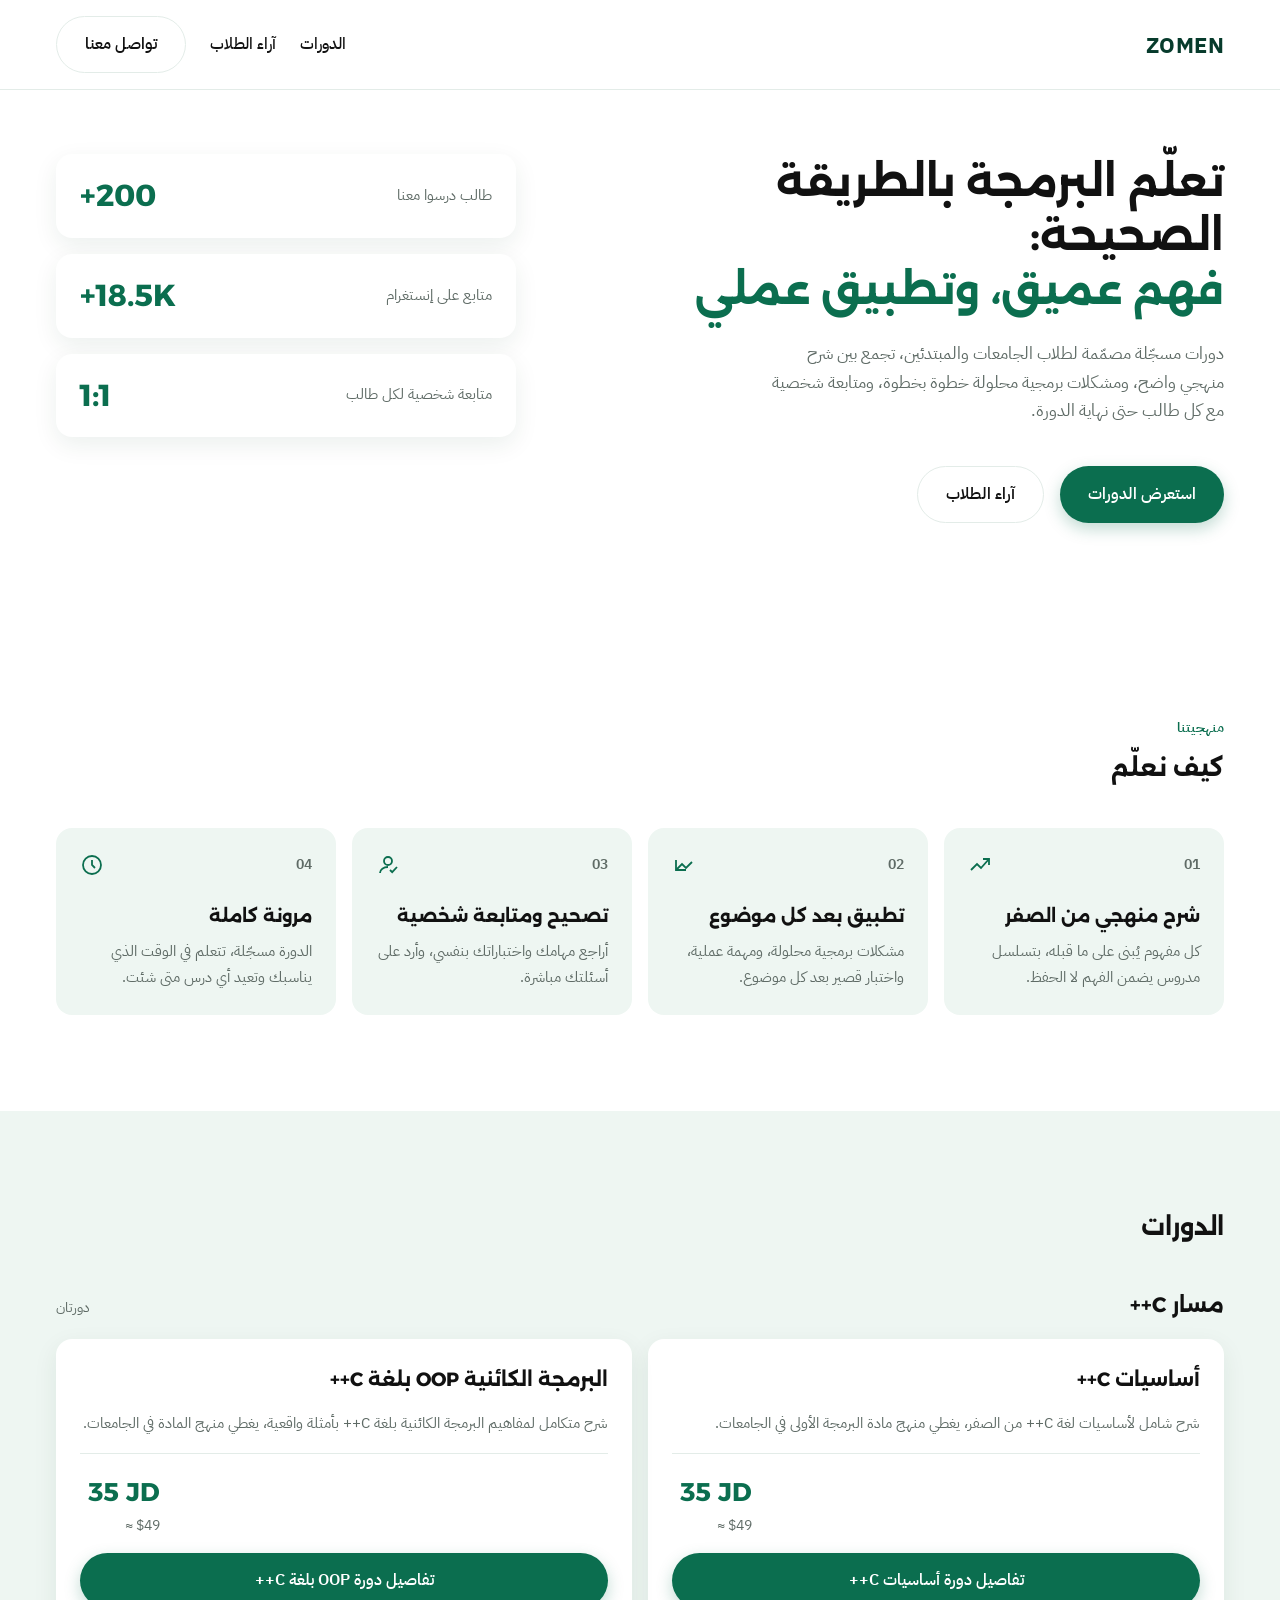
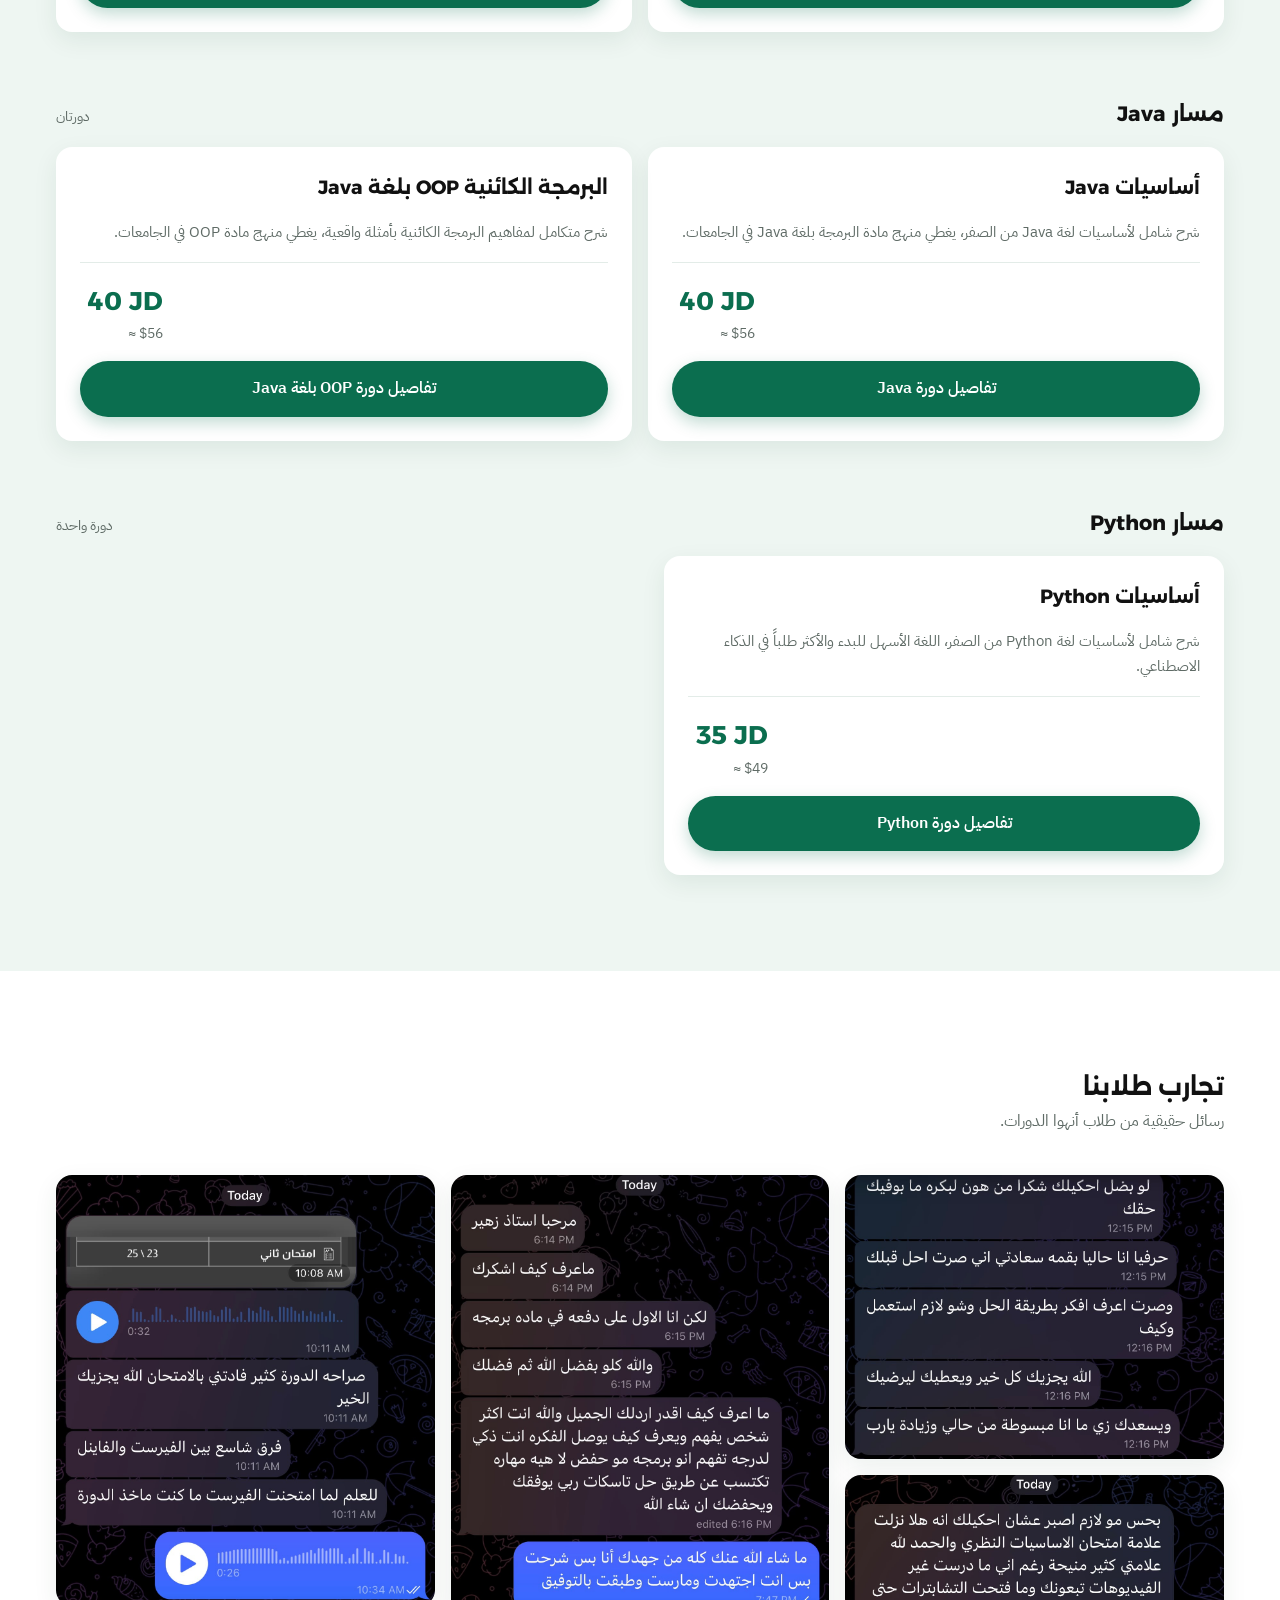
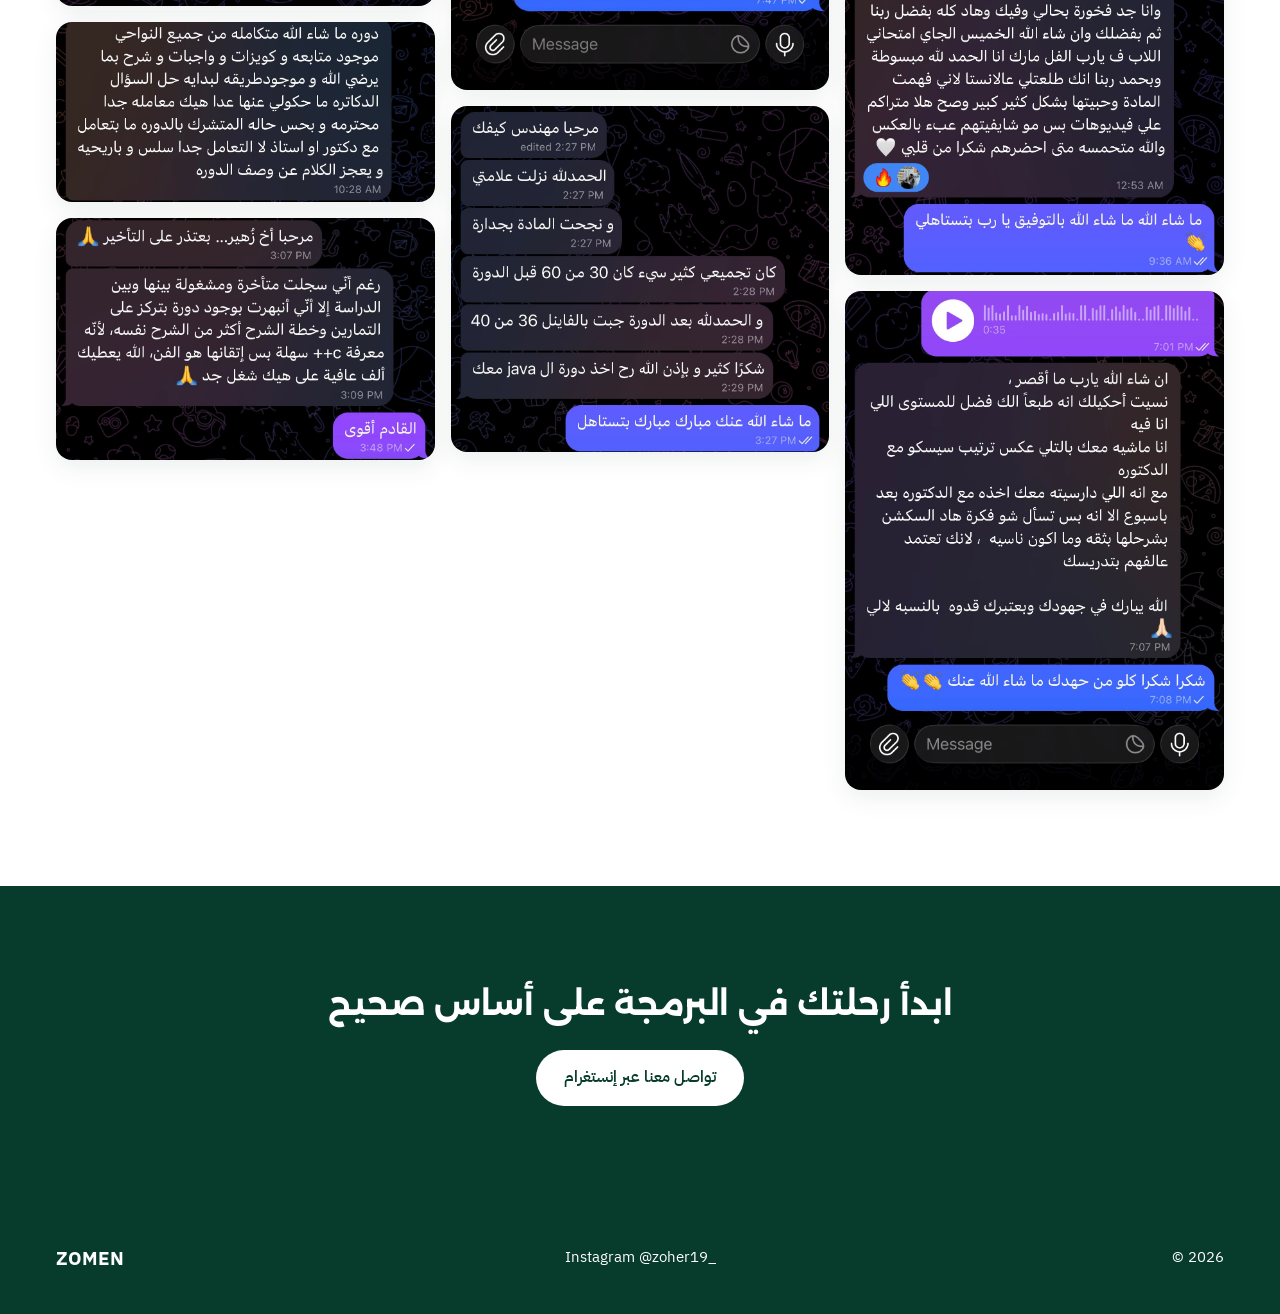
<file: index.html>
<!DOCTYPE html>
<html lang="ar" dir="rtl">
<head>
  <meta charset="UTF-8">
  <meta name="viewport" content="width=device-width, initial-scale=1.0">
  <title>ZOMEN — تعلّم البرمجة بالطريقة الصحيحة</title>
  <meta name="description" content="دورات برمجة مسجّلة لطلاب الجامعات والمبتدئين: C++، Java وPython. شرح منهجي واضح، مشكلات برمجية محلولة خطوة بخطوة، ومتابعة شخصية مع كل طالب حتى نهاية الدورة.">

  <meta property="og:title" content="ZOMEN — تعلّم البرمجة بالطريقة الصحيحة">
  <meta property="og:description" content="دورات برمجة مسجّلة لطلاب الجامعات والمبتدئين: C++، Java وPython. فهم عميق وتطبيق عملي ومتابعة شخصية.">
  <meta property="og:image" content="assets/images/og-image.png">
  <meta property="og:type" content="website">

  <link rel="icon" href="assets/images/favicon.svg" type="image/svg+xml">
  <link rel="preconnect" href="https://fonts.googleapis.com">
  <link rel="preconnect" href="https://fonts.gstatic.com" crossorigin>
  <link href="https://fonts.googleapis.com/css2?family=Alexandria:wght@600;700&family=IBM+Plex+Sans+Arabic:wght@400;500&family=IBM+Plex+Sans:wght@400;500;600&display=swap" rel="stylesheet">

  <link rel="stylesheet" href="assets/css/tokens.css">
  <link rel="stylesheet" href="assets/css/base.css">
  <link rel="stylesheet" href="assets/css/components.css">
  <link rel="stylesheet" href="assets/css/pages.css">
</head>
<body>

  <header class="navbar">
    <div class="container navbar__inner">
      <a href="index.html" class="navbar__logo">ZOMEN</a>

      <button class="navbar__toggle" aria-expanded="false" aria-controls="navMenu" aria-label="فتح القائمة">
        <span></span><span></span><span></span>
      </button>

      <nav class="navbar__menu" id="navMenu">
        <a href="#courses" class="navbar__link">الدورات</a>
        <a href="#testimonials" class="navbar__link">آراء الطلاب</a>
        <a href="#contact" class="btn btn--outline">تواصل معنا</a>
      </nav>
    </div>
  </header>

  <main>

    <!-- Hero -->
    <section class="hero">
      <div class="container hero__grid">
        <div class="hero__content">
          <h1 class="hero__title">تعلّم البرمجة بالطريقة الصحيحة: <em>فهم عميق، وتطبيق عملي</em></h1>
          <p class="hero__desc">دورات مسجّلة مصمّمة لطلاب الجامعات والمبتدئين، تجمع بين شرح منهجي واضح، ومشكلات برمجية محلولة خطوة بخطوة، ومتابعة شخصية مع كل طالب حتى نهاية الدورة.</p>
          <div class="hero__actions">
            <a href="#courses" class="btn btn--primary">استعرض الدورات</a>
            <a href="#testimonials" class="btn btn--outline">آراء الطلاب</a>
          </div>
        </div>

        <div class="hero__stats">
          <div class="stat-card">
            <span class="stat-card__label">طالب درسوا معنا</span>
            <span class="stat-card__value" data-stat="students">+200</span>
          </div>
          <div class="stat-card">
            <span class="stat-card__label">متابع على إنستغرام</span>
            <span class="stat-card__value" data-stat="followers">+18.5K</span>
          </div>
          <div class="stat-card">
            <span class="stat-card__label">متابعة شخصية لكل طالب</span>
            <span class="stat-card__value" data-stat="mentorship">1:1</span>
          </div>
        </div>
      </div>
    </section>

    <!-- Methodology -->
    <section class="section">
      <div class="container">
        <div class="section__head">
          <span class="eyebrow">منهجيتنا</span>
          <h2>كيف نعلّم</h2>
        </div>

        <div class="method-grid">
          <article class="method-card reveal">
            <div class="method-card__top">
              <span class="method-card__number">01</span>
              <svg class="method-card__icon" viewBox="0 0 24 24" fill="none" stroke="currentColor" stroke-width="1.8" aria-hidden="true"><polyline points="3 17 9 11 13 15 21 6"/><polyline points="15 6 21 6 21 12"/></svg>
            </div>
            <h3 class="method-card__title">شرح منهجي من الصفر</h3>
            <p class="method-card__desc">كل مفهوم يُبنى على ما قبله، بتسلسل مدروس يضمن الفهم لا الحفظ.</p>
          </article>

          <article class="method-card reveal">
            <div class="method-card__top">
              <span class="method-card__number">02</span>
              <svg class="method-card__icon" viewBox="0 0 24 24" fill="none" stroke="currentColor" stroke-width="1.8" aria-hidden="true"><polyline points="4 17 10 11 14 15 20 9"/><polyline points="4 7 4 17 14 17"/></svg>
            </div>
            <h3 class="method-card__title">تطبيق بعد كل موضوع</h3>
            <p class="method-card__desc">مشكلات برمجية محلولة، ومهمة عملية، واختبار قصير بعد كل موضوع.</p>
          </article>

          <article class="method-card reveal">
            <div class="method-card__top">
              <span class="method-card__number">03</span>
              <svg class="method-card__icon" viewBox="0 0 24 24" fill="none" stroke="currentColor" stroke-width="1.8" aria-hidden="true"><circle cx="12" cy="8" r="4"/><path d="M4 20c0-3.6 3.6-6 8-6"/><path d="m14 17 2.2 2.2L21 14"/></svg>
            </div>
            <h3 class="method-card__title">تصحيح ومتابعة شخصية</h3>
            <p class="method-card__desc">أراجع مهامك واختباراتك بنفسي، وأرد على أسئلتك مباشرة.</p>
          </article>

          <article class="method-card reveal">
            <div class="method-card__top">
              <span class="method-card__number">04</span>
              <svg class="method-card__icon" viewBox="0 0 24 24" fill="none" stroke="currentColor" stroke-width="1.8" aria-hidden="true"><circle cx="12" cy="12" r="9"/><path d="M12 7v5l3 3"/></svg>
            </div>
            <h3 class="method-card__title">مرونة كاملة</h3>
            <p class="method-card__desc">الدورة مسجّلة، تتعلم في الوقت الذي يناسبك وتعيد أي درس متى شئت.</p>
          </article>
        </div>
      </div>
    </section>

    <!-- Courses -->
    <section class="section section--alt" id="courses">
      <div class="container">
        <div class="section__head">
          <h2>الدورات</h2>
        </div>

        <div class="courses__tracks">

          <!-- C++ -->
          <div class="course-track-wrap">
            <div class="course-track">
              <h3 class="course-track__title">مسار C++</h3>
              <span class="course-track__count">دورتان</span>
            </div>
            <div class="course-track__grid">

              <article class="course-card reveal">
                <h4 class="course-card__title">أساسيات C++</h4>
                <p class="course-card__desc">شرح شامل لأساسيات لغة C++ من الصفر، يغطي منهج مادة البرمجة الأولى في الجامعات.</p>
                <hr class="price-card__divider">
                <div class="price-card__row" data-price="cpp-fundamentals">
                  <span class="price-card__badge" data-offer-badge hidden>عرض لفترة محدودة · حتى الخميس 26/11</span>
                  <span class="price-card__price">
                    <span class="price-card__old" data-offer-old hidden>35 JD</span>
                    <span class="price-card__new" data-price-jd>35 JD</span>
                    <span class="price-card__usd" data-price-usd>≈ $49</span>
                  </span>
                </div>
                <a href="courses/cpp-fundamentals.html" class="btn btn--primary btn--block">تفاصيل دورة أساسيات C++</a>
              </article>

              <article class="course-card reveal">
                <h4 class="course-card__title">البرمجة الكائنية OOP بلغة C++</h4>
                <p class="course-card__desc">شرح متكامل لمفاهيم البرمجة الكائنية بلغة C++ بأمثلة واقعية، يغطي منهج المادة في الجامعات.</p>
                <hr class="price-card__divider">
                <div class="price-card__row" data-price="cpp-oop">
                  <span class="price-card__badge" data-offer-badge hidden>عرض لفترة محدودة · حتى الخميس 26/11</span>
                  <span class="price-card__price">
                    <span class="price-card__old" data-offer-old hidden>35 JD</span>
                    <span class="price-card__new" data-price-jd>35 JD</span>
                    <span class="price-card__usd" data-price-usd>≈ $49</span>
                  </span>
                </div>
                <a href="courses/cpp-oop.html" class="btn btn--primary btn--block">تفاصيل دورة OOP بلغة C++</a>
              </article>

            </div>
          </div>

          <!-- Java -->
          <div class="course-track-wrap">
            <div class="course-track">
              <h3 class="course-track__title">مسار Java</h3>
              <span class="course-track__count">دورتان</span>
            </div>
            <div class="course-track__grid">

              <article class="course-card reveal">
                <h4 class="course-card__title">أساسيات Java</h4>
                <p class="course-card__desc">شرح شامل لأساسيات لغة Java من الصفر، يغطي منهج مادة البرمجة بلغة Java في الجامعات.</p>
                <hr class="price-card__divider">
                <div class="price-card__row" data-price="java-fundamentals">
                  <span class="price-card__badge" data-offer-badge hidden>عرض لفترة محدودة · حتى الخميس 26/11</span>
                  <span class="price-card__price">
                    <span class="price-card__old" data-offer-old hidden>40 JD</span>
                    <span class="price-card__new" data-price-jd>40 JD</span>
                    <span class="price-card__usd" data-price-usd>≈ $56</span>
                  </span>
                </div>
                <a href="courses/java-fundamentals.html" class="btn btn--primary btn--block">تفاصيل دورة Java</a>
              </article>

              <article class="course-card reveal">
                <h4 class="course-card__title">البرمجة الكائنية OOP بلغة Java</h4>
                <p class="course-card__desc">شرح متكامل لمفاهيم البرمجة الكائنية بأمثلة واقعية، يغطي منهج مادة OOP في الجامعات.</p>
                <hr class="price-card__divider">
                <div class="price-card__row" data-price="java-oop">
                  <span class="price-card__badge" data-offer-badge hidden>عرض لفترة محدودة · حتى الخميس 26/11</span>
                  <span class="price-card__price">
                    <span class="price-card__old" data-offer-old hidden>40 JD</span>
                    <span class="price-card__new" data-price-jd>40 JD</span>
                    <span class="price-card__usd" data-price-usd>≈ $56</span>
                  </span>
                </div>
                <a href="courses/java-oop.html" class="btn btn--primary btn--block">تفاصيل دورة OOP بلغة Java</a>
              </article>

            </div>
          </div>

          <!-- Python -->
          <div class="course-track-wrap">
            <div class="course-track">
              <h3 class="course-track__title">مسار Python</h3>
              <span class="course-track__count">دورة واحدة</span>
            </div>
            <div class="course-track__grid course-track__grid--single">

              <article class="course-card reveal">
                <h4 class="course-card__title">أساسيات Python</h4>
                <p class="course-card__desc">شرح شامل لأساسيات لغة Python من الصفر، اللغة الأسهل للبدء والأكثر طلباً في الذكاء الاصطناعي.</p>
                <hr class="price-card__divider">
                <div class="price-card__row" data-price="python-fundamentals">
                  <span class="price-card__badge" data-offer-badge hidden>عرض لفترة محدودة · حتى الخميس 26/11</span>
                  <span class="price-card__price">
                    <span class="price-card__old" data-offer-old hidden>35 JD</span>
                    <span class="price-card__new" data-price-jd>35 JD</span>
                    <span class="price-card__usd" data-price-usd>≈ $49</span>
                  </span>
                </div>
                <a href="courses/python-fundamentals.html" class="btn btn--primary btn--block">تفاصيل دورة Python</a>
              </article>

            </div>
          </div>

        </div>
      </div>
    </section>

    <!-- Testimonials -->
    <section class="section" id="testimonials">
      <div class="container">
        <div class="testimonials__head">
          <div>
            <h2>تجارب طلابنا</h2>
            <p class="testimonials__desc">رسائل حقيقية من طلاب أنهوا الدورات.</p>
          </div>
        </div>

        <div class="testimonial-grid">
          <div class="testimonial-grid__item"><img src="assets/images/feedback/feedback-01.jpg" alt="رسالة تقييم من طالب أنهى إحدى دورات ZOMEN" loading="lazy" width="400" height="300"></div>
          <div class="testimonial-grid__item"><img src="assets/images/feedback/feedback-02.jpg" alt="رسالة تقييم من طالب أنهى إحدى دورات ZOMEN" loading="lazy" width="400" height="423"></div>
          <div class="testimonial-grid__item"><img src="assets/images/feedback/feedback-03.jpg" alt="رسالة تقييم من طالب أنهى إحدى دورات ZOMEN" loading="lazy" width="400" height="526"></div>
          <div class="testimonial-grid__item"><img src="assets/images/feedback/feedback-04.jpg" alt="رسالة تقييم من طالب أنهى إحدى دورات ZOMEN" loading="lazy" width="400" height="544"></div>
          <div class="testimonial-grid__item"><img src="assets/images/feedback/feedback-05.jpg" alt="رسالة تقييم من طالب أنهى إحدى دورات ZOMEN" loading="lazy" width="400" height="366"></div>
          <div class="testimonial-grid__item"><img src="assets/images/feedback/feedback-06.jpg" alt="رسالة تقييم من طالب أنهى إحدى دورات ZOMEN" loading="lazy" width="400" height="455"></div>
          <div class="testimonial-grid__item"><img src="assets/images/feedback/feedback-07.jpg" alt="رسالة تقييم من طالب أنهى إحدى دورات ZOMEN" loading="lazy" width="400" height="190"></div>
          <div class="testimonial-grid__item"><img src="assets/images/feedback/feedback-08.jpg" alt="رسالة تقييم من طالب أنهى إحدى دورات ZOMEN" loading="lazy" width="400" height="256"></div>
        </div>
      </div>
    </section>

    <!-- Final CTA -->
    <section class="section section--dark cta" id="contact">
      <div class="container">
        <h2 class="cta__title">ابدأ رحلتك في البرمجة على أساس صحيح</h2>
        <a href="https://www.instagram.com/zoher19_/" class="btn btn--primary js-instagram-link" target="_blank" rel="noopener">تواصل معنا عبر إنستغرام</a>
      </div>
    </section>

  </main>

  <footer class="footer">
    <div class="container footer__inner">
      <span dir="ltr">© 2026</span>
      <a href="https://www.instagram.com/zoher19_/" target="_blank" rel="noopener" class="footer__link js-instagram-link" dir="ltr">Instagram @zoher19_</a>
      <span class="footer__logo">ZOMEN</span>
    </div>
  </footer>

  <script src="assets/js/config.js"></script>
  <script src="assets/js/main.js"></script>
</body>
</html>
</file>
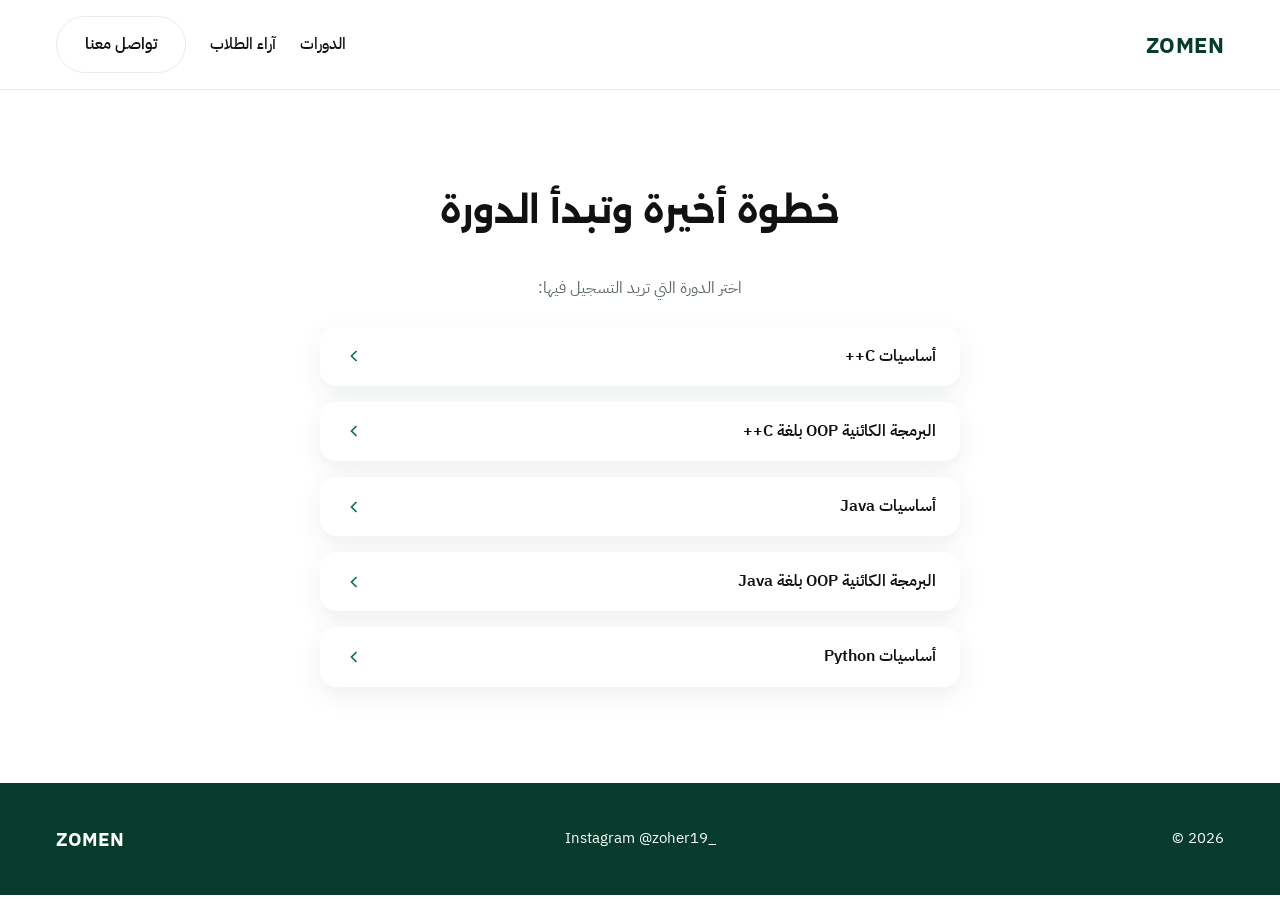
<file: register.html>
<!DOCTYPE html>
<html lang="ar" dir="rtl">
<head>
  <meta charset="UTF-8">
  <meta name="viewport" content="width=device-width, initial-scale=1.0">
  <title>التسجيل في الدورة | ZOMEN</title>
  <meta name="description" content="خطوات التسجيل في دورات ZOMEN: حوّل مبلغ الدورة عبر CliQ داخل الأردن أو Western Union من خارج الأردن، وأرسل صورة الحوالة لتفعيل دورتك.">
  <meta name="robots" content="noindex">

  <meta property="og:title" content="التسجيل في الدورة | ZOMEN">
  <meta property="og:description" content="حوّل مبلغ الدورة عبر CliQ أو Western Union، وأرسل صورة الحوالة لتفعيل دورتك.">
  <meta property="og:image" content="assets/images/og-image.png">
  <meta property="og:type" content="website">

  <link rel="icon" href="assets/images/favicon.svg" type="image/svg+xml">
  <link rel="preconnect" href="https://fonts.googleapis.com">
  <link rel="preconnect" href="https://fonts.gstatic.com" crossorigin>
  <link href="https://fonts.googleapis.com/css2?family=Alexandria:wght@600;700&family=IBM+Plex+Sans+Arabic:wght@400;500&family=IBM+Plex+Sans:wght@400;500;600&display=swap" rel="stylesheet">

  <link rel="stylesheet" href="assets/css/tokens.css">
  <link rel="stylesheet" href="assets/css/base.css">
  <link rel="stylesheet" href="assets/css/components.css">
  <link rel="stylesheet" href="assets/css/pages.css">
</head>
<body>

  <header class="navbar">
    <div class="container navbar__inner">
      <a href="index.html" class="navbar__logo">ZOMEN</a>

      <button class="navbar__toggle" aria-expanded="false" aria-controls="navMenu" aria-label="فتح القائمة">
        <span></span><span></span><span></span>
      </button>

      <nav class="navbar__menu" id="navMenu">
        <a href="index.html#courses" class="navbar__link">الدورات</a>
        <a href="index.html#testimonials" class="navbar__link">آراء الطلاب</a>
        <a href="index.html#contact" class="btn btn--outline">تواصل معنا</a>
      </nav>
    </div>
  </header>

  <main>
    <section class="section">
      <div class="container">

        <div class="register__head">
          <h1>خطوة أخيرة وتبدأ الدورة</h1>
        </div>

        <!-- اختيار الدورة: يظهر إذا لم يُحدَّد slug صحيح في الرابط -->
        <div id="registerPicker">
          <p class="register__intro">اختر الدورة التي تريد التسجيل فيها:</p>
          <ul class="course-picker">
            <li><a href="register.html?course=cpp-fundamentals" class="course-option" data-course-option="cpp-fundamentals"><span data-course-option-title>أساسيات C++</span><svg class="course-option__arrow" viewBox="0 0 24 24" fill="none" stroke="currentColor" stroke-width="2" aria-hidden="true"><polyline points="15 18 9 12 15 6"/></svg></a></li>
            <li><a href="register.html?course=cpp-oop" class="course-option" data-course-option="cpp-oop"><span data-course-option-title>البرمجة الكائنية OOP بلغة C++</span><svg class="course-option__arrow" viewBox="0 0 24 24" fill="none" stroke="currentColor" stroke-width="2" aria-hidden="true"><polyline points="15 18 9 12 15 6"/></svg></a></li>
            <li><a href="register.html?course=java-fundamentals" class="course-option" data-course-option="java-fundamentals"><span data-course-option-title>أساسيات Java</span><svg class="course-option__arrow" viewBox="0 0 24 24" fill="none" stroke="currentColor" stroke-width="2" aria-hidden="true"><polyline points="15 18 9 12 15 6"/></svg></a></li>
            <li><a href="register.html?course=java-oop" class="course-option" data-course-option="java-oop"><span data-course-option-title>البرمجة الكائنية OOP بلغة Java</span><svg class="course-option__arrow" viewBox="0 0 24 24" fill="none" stroke="currentColor" stroke-width="2" aria-hidden="true"><polyline points="15 18 9 12 15 6"/></svg></a></li>
            <li><a href="register.html?course=python-fundamentals" class="course-option" data-course-option="python-fundamentals"><span data-course-option-title>أساسيات Python</span><svg class="course-option__arrow" viewBox="0 0 24 24" fill="none" stroke="currentColor" stroke-width="2" aria-hidden="true"><polyline points="15 18 9 12 15 6"/></svg></a></li>
          </ul>
        </div>

        <!-- خطوات الدفع: تظهر بعد اختيار دورة صحيحة -->
        <div id="registerCheckout" hidden>

          <aside class="price-card order-summary">
            <span class="order-summary__label">الدورة المختارة</span>
            <h2 class="price-card__title" data-register-title></h2>
            <hr class="price-card__divider">
            <div class="price-card__row" data-register-price>
              <span class="price-card__badge" data-offer-badge hidden></span>
              <span class="price-card__price">
                <span class="price-card__old" data-offer-old hidden></span>
                <span class="price-card__new" data-price-jd></span>
                <span class="price-card__usd" data-price-usd></span>
              </span>
            </div>
          </aside>

          <ul class="trust-strip">
            <li class="trust-strip__item">
              <svg class="trust-strip__icon" viewBox="0 0 24 24" fill="none" stroke="currentColor" stroke-width="1.8" aria-hidden="true"><path d="M7 7h13l-4-4"/><path d="M17 17H4l4 4"/></svg>
              <span>تحويل مباشر بدون وسطاء</span>
            </li>
            <li class="trust-strip__item">
              <svg class="trust-strip__icon" viewBox="0 0 24 24" fill="none" stroke="currentColor" stroke-width="1.8" aria-hidden="true"><path d="M12 3 4.5 6v5.5c0 4.5 3.2 8.3 7.5 9.5 4.3-1.2 7.5-5 7.5-9.5V6L12 3z"/><path d="m8.8 12 2.2 2.2 4.2-4.4"/></svg>
              <span>تفعيل الدورة بعد التحقق من الحوالة</span>
            </li>
            <li class="trust-strip__item">
              <svg class="trust-strip__icon" viewBox="0 0 24 24" fill="none" stroke="currentColor" stroke-width="1.8" aria-hidden="true"><circle cx="12" cy="8" r="4"/><path d="M4 20c0-3.6 3.6-6 8-6s8 2.4 8 6"/></svg>
              <span>متابعة شخصية من أول يوم</span>
            </li>
          </ul>

          <div class="pay-grid">

            <!-- CliQ -->
            <article class="pay-card">
              <header class="pay-card__head">
                <h2 class="pay-card__method">CliQ</h2>
                <span class="pay-card__region">داخل الأردن</span>
              </header>

              <div class="pay-card__amount">
                <span class="pay-card__amount-label">المبلغ المطلوب</span>
                <span class="pay-card__amount-value" data-register-amount="jd"></span>
              </div>

              <ol class="steps">
                <li class="step">
                  <span class="step__number">1</span>
                  <div class="step__body">
                    <p class="step__text">حوّل مبلغ الدورة عبر CliQ إلى:</p>
                    <div class="pay-field">
                      <div class="pay-field__info">
                        <span class="pay-field__label">رقم CliQ</span>
                        <span class="pay-field__value" data-pay="cliq.number" data-copy-compact>+962 79 760 8378</span>
                      </div>
                      <button type="button" class="copy-btn"><svg class="copy-btn__icon" viewBox="0 0 24 24" fill="none" stroke="currentColor" stroke-width="2" aria-hidden="true"><rect x="9" y="9" width="12" height="12" rx="2"/><path d="M5 15H4a1 1 0 0 1-1-1V4a1 1 0 0 1 1-1h10a1 1 0 0 1 1 1v1"/></svg><span class="copy-btn__label" aria-live="polite">نسخ</span></button>
                    </div>
                    <div class="pay-field">
                      <div class="pay-field__info">
                        <span class="pay-field__label">اسم المستلم</span>
                        <span class="pay-field__value" data-pay="cliq.recipient">Zuhir Amer Alhallak</span>
                      </div>
                      <button type="button" class="copy-btn"><svg class="copy-btn__icon" viewBox="0 0 24 24" fill="none" stroke="currentColor" stroke-width="2" aria-hidden="true"><rect x="9" y="9" width="12" height="12" rx="2"/><path d="M5 15H4a1 1 0 0 1-1-1V4a1 1 0 0 1 1-1h10a1 1 0 0 1 1 1v1"/></svg><span class="copy-btn__label" aria-live="polite">نسخ</span></button>
                    </div>
                  </div>
                </li>
                <li class="step">
                  <span class="step__number">2</span>
                  <div class="step__body">
                    <p class="step__text">صوّر إيصال التحويل.</p>
                  </div>
                </li>
                <li class="step">
                  <span class="step__number">3</span>
                  <div class="step__body">
                    <p class="step__text">أرسل صورة الإيصال مع اسم الدورة على إنستغرام.</p>
                    <a href="https://www.instagram.com/zoher19_/" class="btn btn--primary btn--block js-instagram-link" target="_blank" rel="noopener">أرسل صورة الحوالة على إنستغرام لتفعيل دورتك</a>
                    <p class="pay-card__note">أرسل صورة الحوالة مع اسم الدورة، وبعد التحقق بتوصلك الدورة كاملة وتبدأ المتابعة معك مباشرة.</p>
                  </div>
                </li>
              </ol>
            </article>

            <!-- Western Union -->
            <article class="pay-card">
              <header class="pay-card__head">
                <h2 class="pay-card__method">Western Union</h2>
                <span class="pay-card__region">خارج الأردن</span>
              </header>

              <div class="pay-card__amount">
                <span class="pay-card__amount-label">المبلغ المطلوب</span>
                <span class="pay-card__amount-value" data-register-amount="usd"></span>
              </div>

              <ol class="steps">
                <li class="step">
                  <span class="step__number">1</span>
                  <div class="step__body">
                    <p class="step__text">حوّل مبلغ الدورة بالدولار عبر Western Union إلى:</p>
                    <div class="pay-field">
                      <div class="pay-field__info">
                        <span class="pay-field__label">الاسم الكامل</span>
                        <span class="pay-field__value" data-pay="westernUnion.fullName">Zuhir Amer Alhallak</span>
                      </div>
                      <button type="button" class="copy-btn"><svg class="copy-btn__icon" viewBox="0 0 24 24" fill="none" stroke="currentColor" stroke-width="2" aria-hidden="true"><rect x="9" y="9" width="12" height="12" rx="2"/><path d="M5 15H4a1 1 0 0 1-1-1V4a1 1 0 0 1 1-1h10a1 1 0 0 1 1 1v1"/></svg><span class="copy-btn__label" aria-live="polite">نسخ</span></button>
                    </div>
                    <div class="pay-field">
                      <div class="pay-field__info">
                        <span class="pay-field__label">الدولة</span>
                        <span class="pay-field__value" data-pay="westernUnion.country">Jordan</span>
                      </div>
                      <button type="button" class="copy-btn"><svg class="copy-btn__icon" viewBox="0 0 24 24" fill="none" stroke="currentColor" stroke-width="2" aria-hidden="true"><rect x="9" y="9" width="12" height="12" rx="2"/><path d="M5 15H4a1 1 0 0 1-1-1V4a1 1 0 0 1 1-1h10a1 1 0 0 1 1 1v1"/></svg><span class="copy-btn__label" aria-live="polite">نسخ</span></button>
                    </div>
                    <div class="pay-field">
                      <div class="pay-field__info">
                        <span class="pay-field__label">المدينة</span>
                        <span class="pay-field__value" data-pay="westernUnion.city">Amman</span>
                      </div>
                      <button type="button" class="copy-btn"><svg class="copy-btn__icon" viewBox="0 0 24 24" fill="none" stroke="currentColor" stroke-width="2" aria-hidden="true"><rect x="9" y="9" width="12" height="12" rx="2"/><path d="M5 15H4a1 1 0 0 1-1-1V4a1 1 0 0 1 1-1h10a1 1 0 0 1 1 1v1"/></svg><span class="copy-btn__label" aria-live="polite">نسخ</span></button>
                    </div>
                  </div>
                </li>
                <li class="step">
                  <span class="step__number">2</span>
                  <div class="step__body">
                    <p class="step__text">احتفظ برقم الحوالة (MTCN) وصورة الإيصال.</p>
                  </div>
                </li>
                <li class="step">
                  <span class="step__number">3</span>
                  <div class="step__body">
                    <p class="step__text">أرسلهم مع اسم الدورة على إنستغرام.</p>
                    <a href="https://www.instagram.com/zoher19_/" class="btn btn--primary btn--block js-instagram-link" target="_blank" rel="noopener">أرسل صورة الحوالة على إنستغرام لتفعيل دورتك</a>
                    <p class="pay-card__note">أرسل صورة الحوالة مع اسم الدورة، وبعد التحقق بتوصلك الدورة كاملة وتبدأ المتابعة معك مباشرة.</p>
                  </div>
                </li>
              </ol>
            </article>

          </div>
        </div>

      </div>
    </section>
  </main>

  <footer class="footer">
    <div class="container footer__inner">
      <span dir="ltr">© 2026</span>
      <a href="https://www.instagram.com/zoher19_/" class="footer__link js-instagram-link" target="_blank" rel="noopener" dir="ltr">Instagram @zoher19_</a>
      <span class="footer__logo">ZOMEN</span>
    </div>
  </footer>

  <script src="assets/js/config.js"></script>
  <script src="assets/js/main.js"></script>
  <script src="assets/js/register.js"></script>
</body>
</html>
</file>
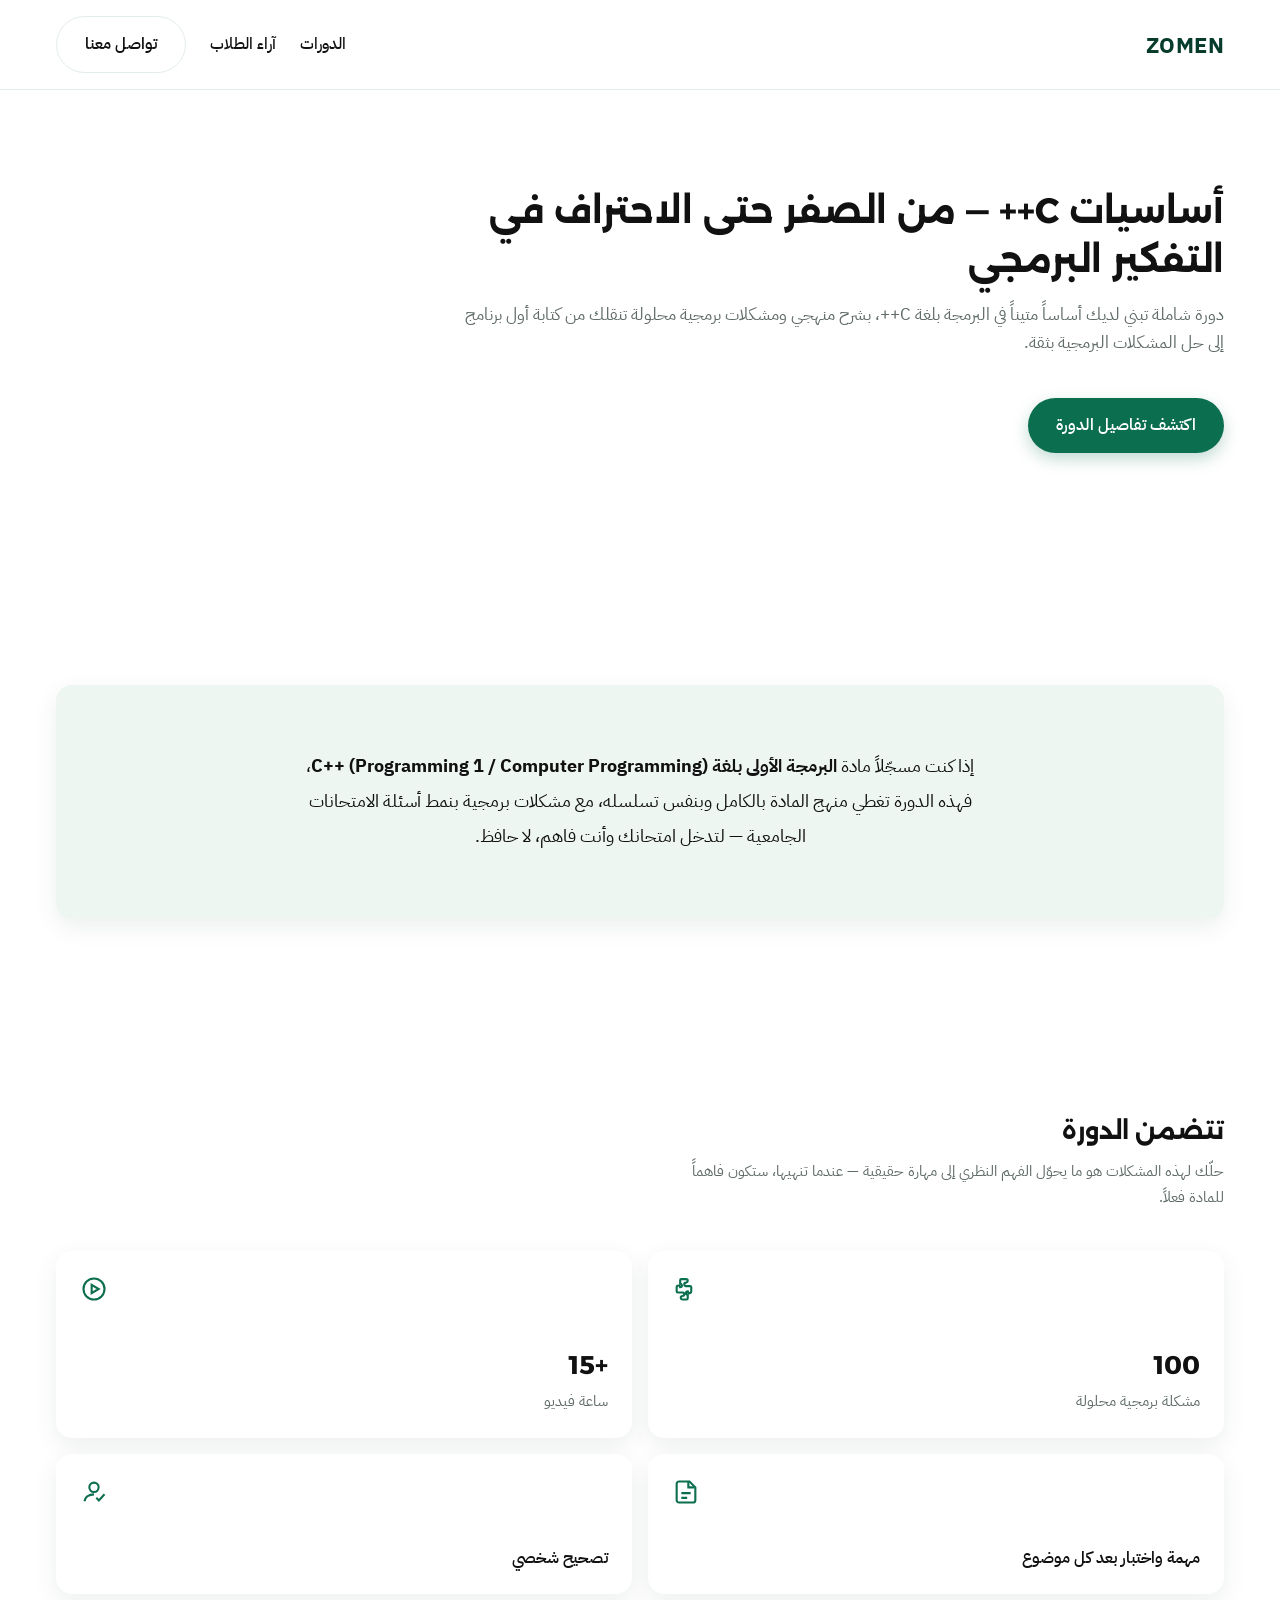
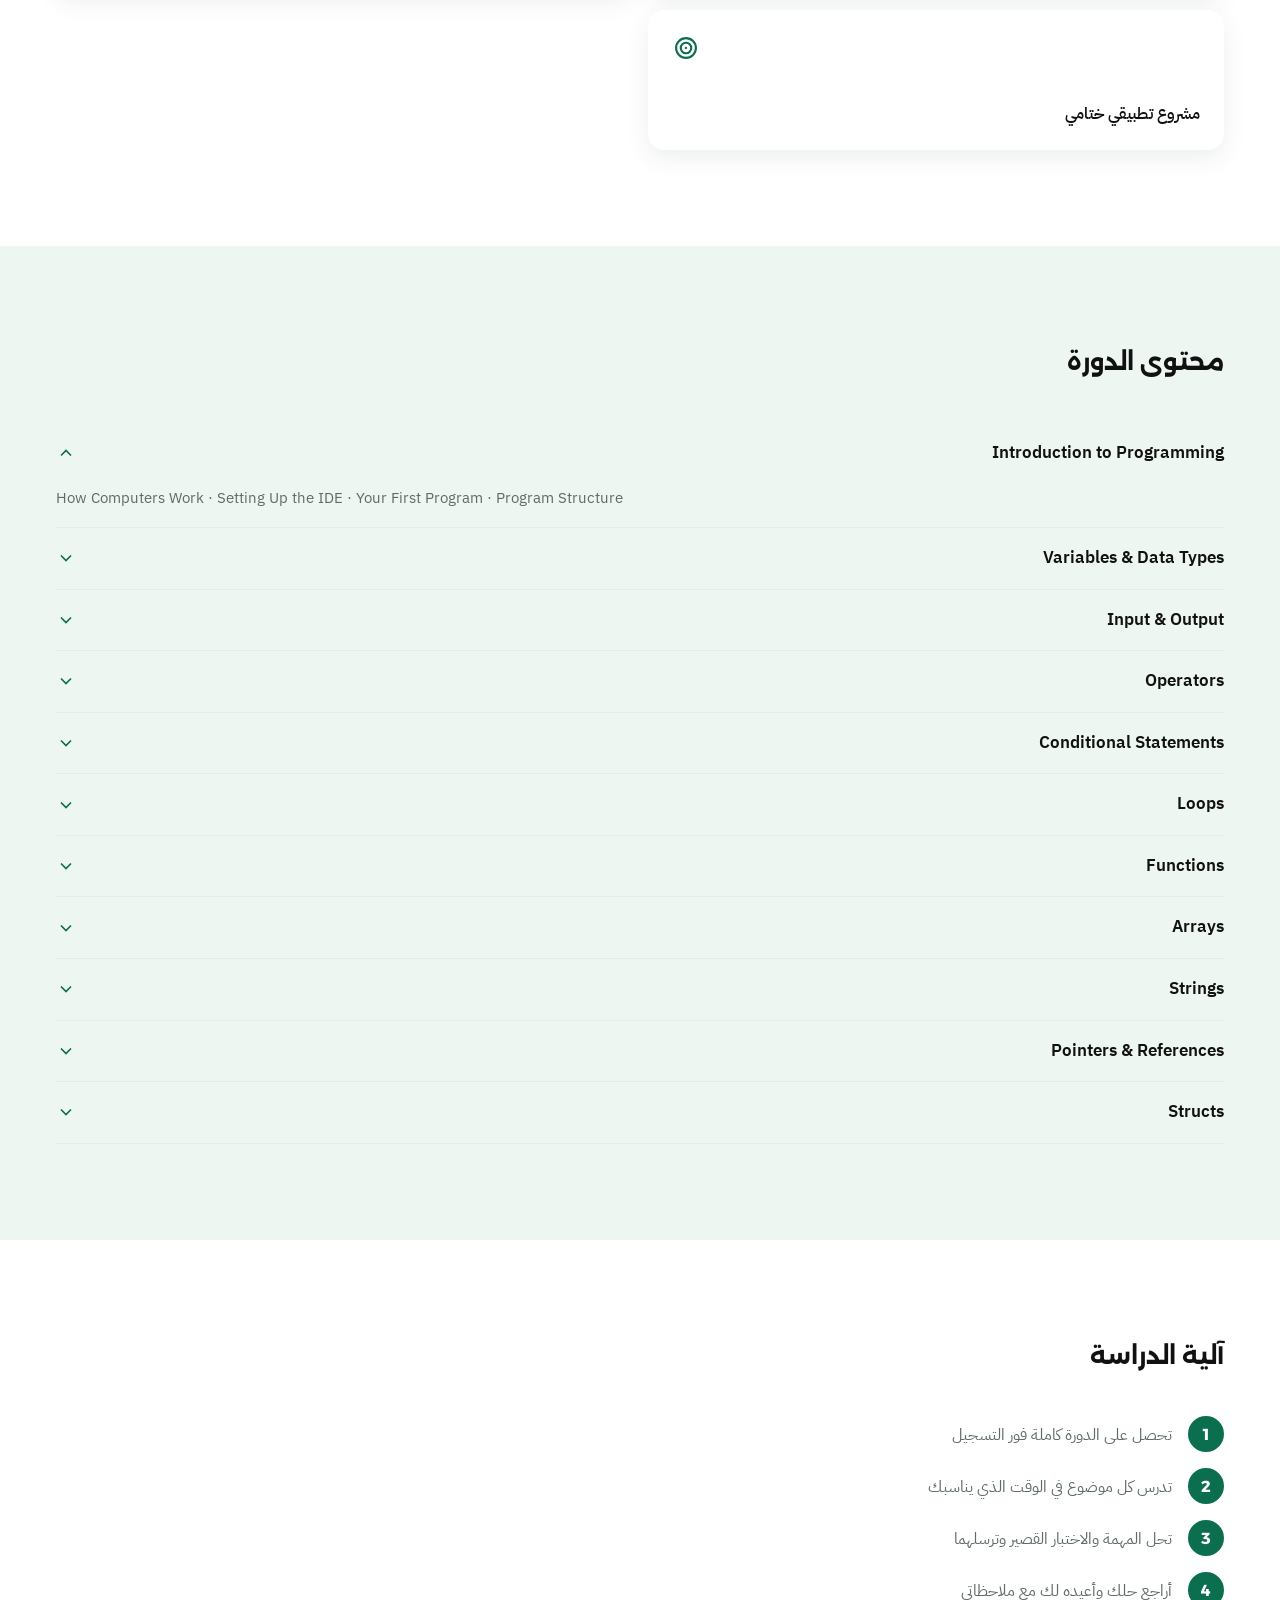
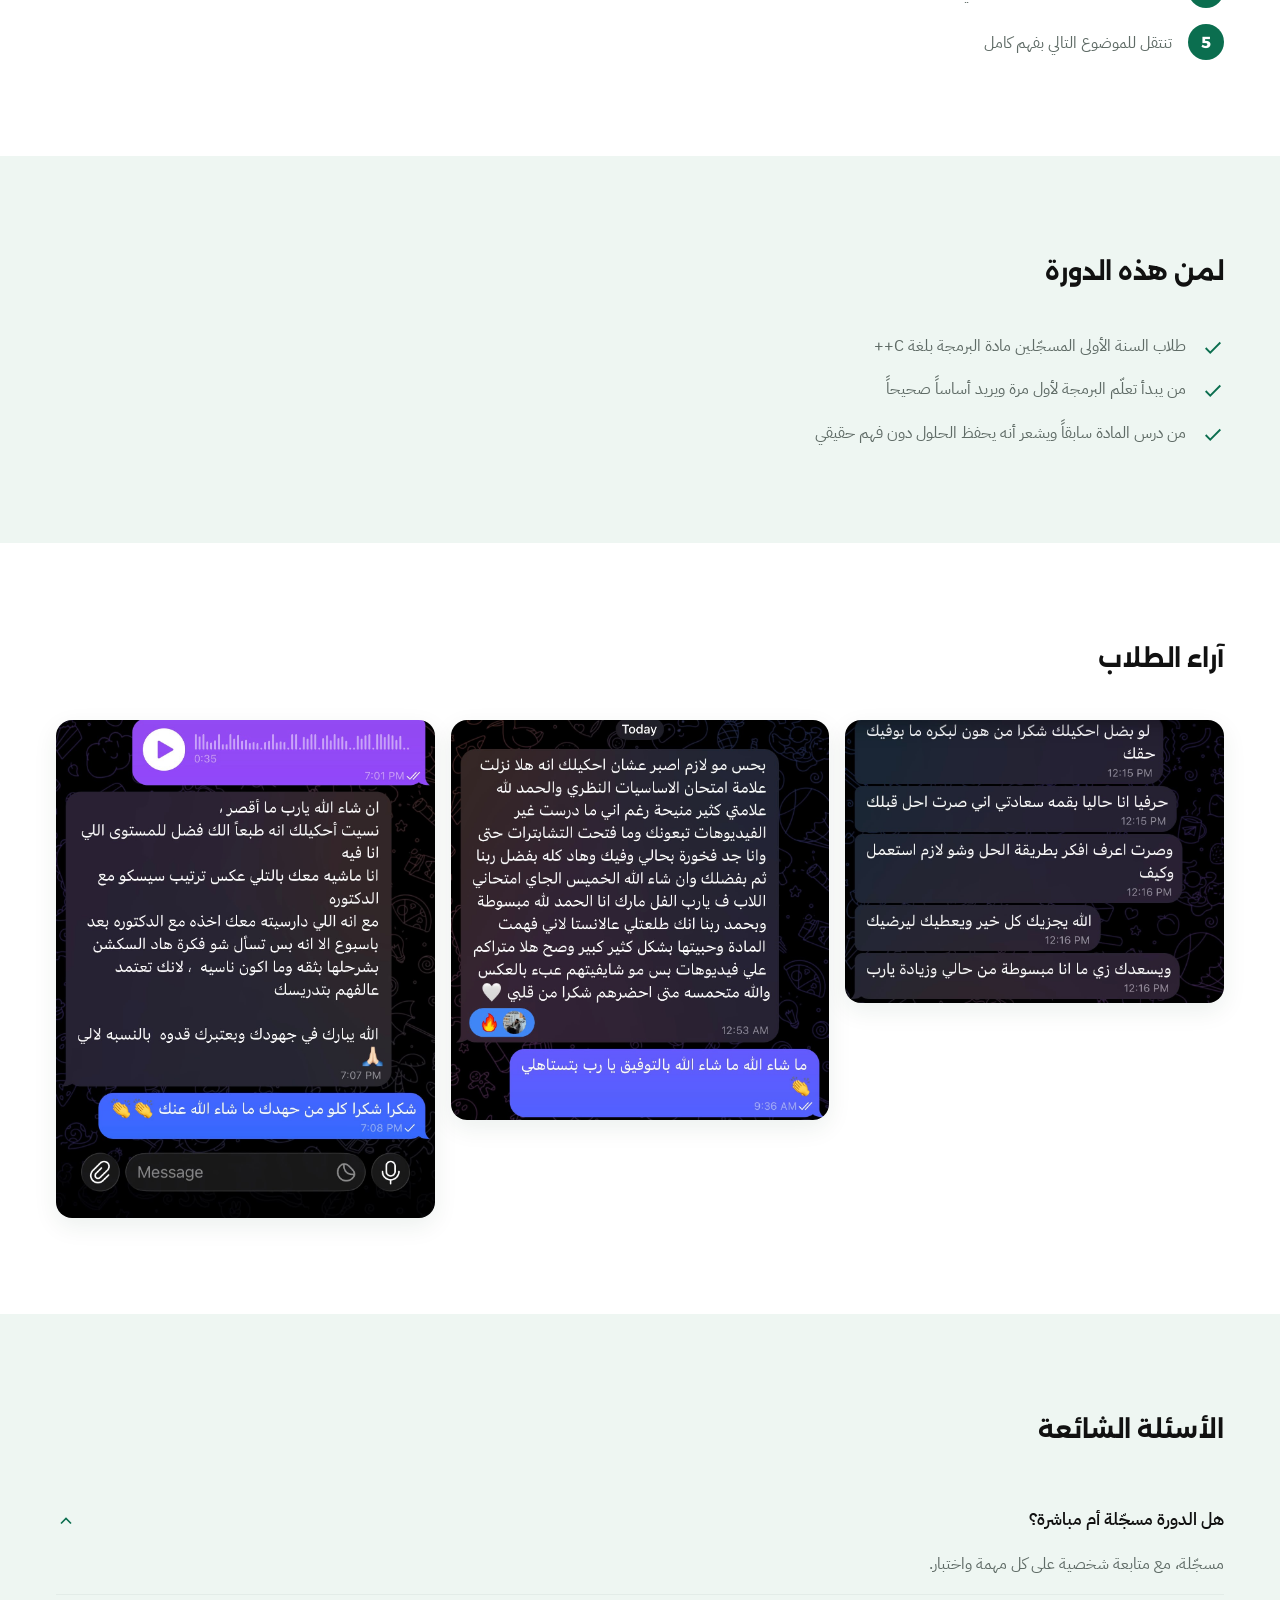
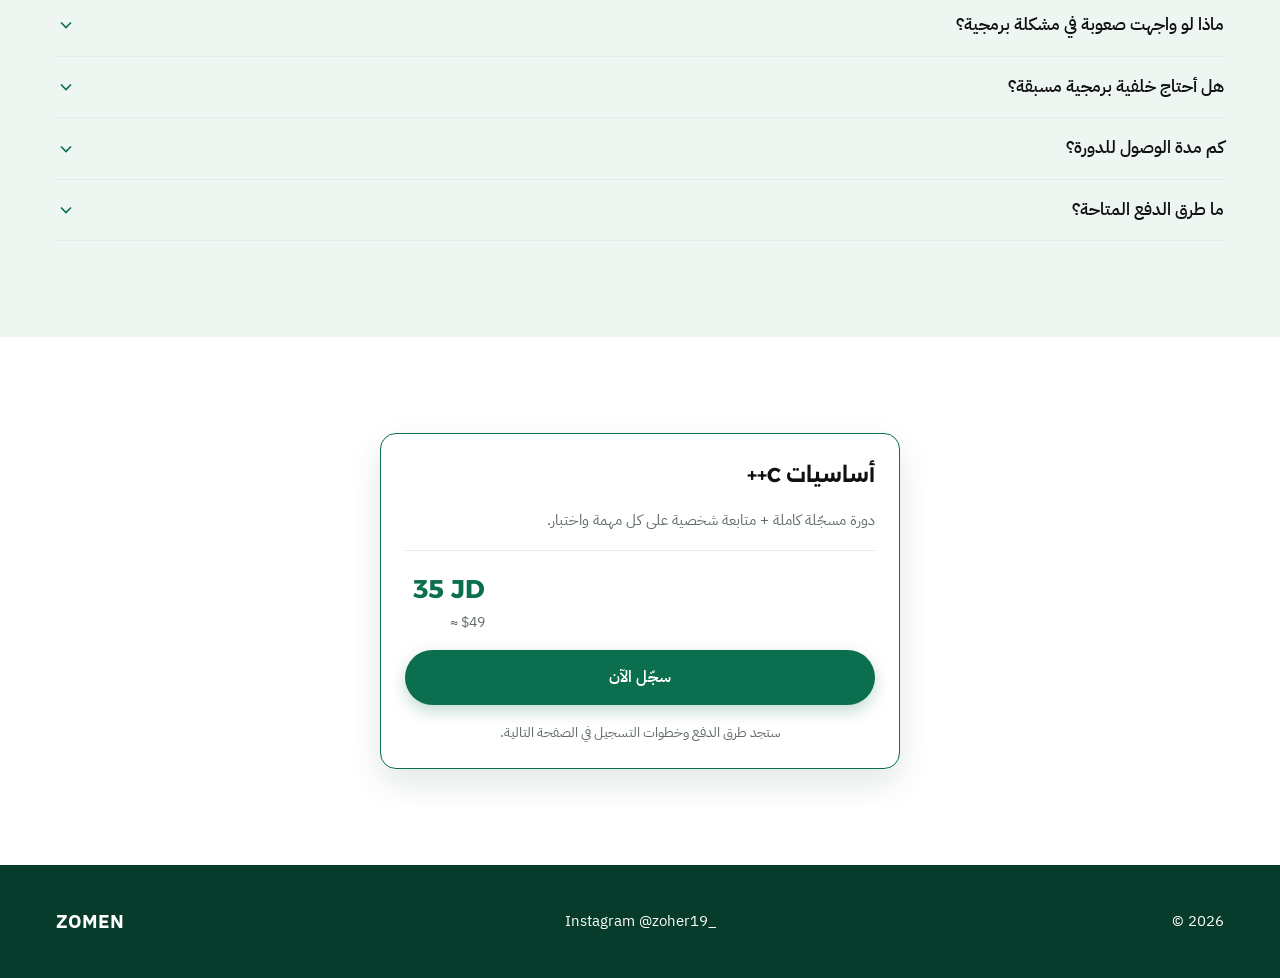
<file: courses/cpp-fundamentals.html>
<!DOCTYPE html>
<html lang="ar" dir="rtl">
<head>
  <meta charset="UTF-8">
  <meta name="viewport" content="width=device-width, initial-scale=1.0">
  <title>أساسيات C++ — من الصفر حتى الاحتراف | ZOMEN</title>
  <meta name="description" content="دورة شاملة تبني لديك أساساً متيناً في البرمجة بلغة C++، بشرح منهجي ومشكلات برمجية محلولة تنقلك من كتابة أول برنامج إلى حل المشكلات البرمجية بثقة.">

  <meta property="og:title" content="أساسيات C++ — من الصفر حتى الاحتراف في التفكير البرمجي">
  <meta property="og:description" content="دورة شاملة تبني لديك أساساً متيناً في البرمجة بلغة C++، بشرح منهجي ومشكلات برمجية محلولة خطوة بخطوة.">
  <meta property="og:image" content="../assets/images/og-image.png">
  <meta property="og:type" content="website">

  <link rel="icon" href="../assets/images/favicon.svg" type="image/svg+xml">
  <link rel="preconnect" href="https://fonts.googleapis.com">
  <link rel="preconnect" href="https://fonts.gstatic.com" crossorigin>
  <link href="https://fonts.googleapis.com/css2?family=Alexandria:wght@600;700&family=IBM+Plex+Sans+Arabic:wght@400;500&family=IBM+Plex+Sans:wght@400;500;600&display=swap" rel="stylesheet">

  <link rel="stylesheet" href="../assets/css/tokens.css">
  <link rel="stylesheet" href="../assets/css/base.css">
  <link rel="stylesheet" href="../assets/css/components.css">
  <link rel="stylesheet" href="../assets/css/pages.css">
</head>
<body>

  <header class="navbar">
    <div class="container navbar__inner">
      <a href="../index.html" class="navbar__logo">ZOMEN</a>

      <button class="navbar__toggle" aria-expanded="false" aria-controls="navMenu" aria-label="فتح القائمة">
        <span></span><span></span><span></span>
      </button>

      <nav class="navbar__menu" id="navMenu">
        <a href="../index.html#courses" class="navbar__link">الدورات</a>
        <a href="../index.html#testimonials" class="navbar__link">آراء الطلاب</a>
        <a href="../index.html#contact" class="btn btn--outline">تواصل معنا</a>
      </nav>
    </div>
  </header>

  <main>

    <!-- Hero -->
    <section class="section course-hero">
      <div class="container">
        <div class="course-hero__content">
          <h1>أساسيات C++ — من الصفر حتى الاحتراف في التفكير البرمجي</h1>
          <p class="course-hero__desc">دورة شاملة تبني لديك أساساً متيناً في البرمجة بلغة C++، بشرح منهجي ومشكلات برمجية محلولة تنقلك من كتابة أول برنامج إلى حل المشكلات البرمجية بثقة.</p>
          <a href="#course-details" class="btn btn--primary">اكتشف تفاصيل الدورة</a>
        </div>
      </div>
      <a href="#course-details" class="scroll-hint" tabindex="-1" aria-hidden="true">
        <span>اسحب للأسفل</span>
        <svg class="scroll-hint__arrow" viewBox="0 0 24 24" fill="none" stroke="currentColor" stroke-width="2" aria-hidden="true"><path d="M12 5v14"/><path d="m6 13 6 6 6-6"/></svg>
      </a>
    </section>

    <!-- مصممة لمادتك الجامعية -->
    <section class="section" id="course-details">
      <div class="container">
        <div class="highlight-card">
          <p class="highlight-card__text">إذا كنت مسجّلاً مادة <strong>البرمجة الأولى بلغة C++ (Programming 1 / Computer Programming)</strong>، فهذه الدورة تغطي منهج المادة بالكامل وبنفس تسلسله، مع مشكلات برمجية بنمط أسئلة الامتحانات الجامعية — لتدخل امتحانك وأنت فاهم، لا حافظ.</p>
        </div>
      </div>
    </section>

    <!-- تتضمن الدورة -->
    <section class="section">
      <div class="container">
        <div class="section__head">
          <h2>تتضمن الدورة</h2>
          <p class="section__desc">حلّك لهذه المشكلات هو ما يحوّل الفهم النظري إلى مهارة حقيقية — عندما تنهيها، ستكون فاهماً للمادة فعلاً.</p>
        </div>
        <div class="feature-grid">
          <div class="feature-card" data-practice="cpp-fundamentals">
            <svg class="feature-card__icon" viewBox="0 0 24 24" fill="none" stroke="currentColor" stroke-width="1.8" aria-hidden="true"><path d="M9 3.5h3a1.5 1.5 0 0 1 0 3 1.5 1.5 0 0 0 0 3h3.5a1 1 0 0 1 1 1V14a1.5 1.5 0 0 1-3 0 1.5 1.5 0 0 0 0 3v3a1 1 0 0 1-1 1h-3.5a1.5 1.5 0 0 1 0-3 1.5 1.5 0 0 0 0-3H5a1 1 0 0 1-1-1v-3.5a1.5 1.5 0 0 1 3 0 1.5 1.5 0 0 0 0-3V4.5a1 1 0 0 1 1-1z"/></svg>
            <div class="feature-card__text">
              <span class="feature-card__value" data-practice-value>100</span>
              <span class="feature-card__label" data-practice-label>مشكلة برمجية محلولة</span>
            </div>
          </div>
          <div class="feature-card">
            <svg class="feature-card__icon" viewBox="0 0 24 24" fill="none" stroke="currentColor" stroke-width="1.8" aria-hidden="true"><circle cx="12" cy="12" r="9"/><path d="M10 8.5v7l6-3.5-6-3.5z"/></svg>
            <div class="feature-card__text">
              <span class="feature-card__value">+15</span>
              <span class="feature-card__label">ساعة فيديو</span>
            </div>
          </div>
          <div class="feature-card">
            <svg class="feature-card__icon" viewBox="0 0 24 24" fill="none" stroke="currentColor" stroke-width="1.8" aria-hidden="true"><path d="M4 19V5a2 2 0 0 1 2-2h9l5 5v11a2 2 0 0 1-2 2H6a2 2 0 0 1-2-2Z"/><path d="M14 3v5h5"/><path d="M8 13h8M8 17h5"/></svg>
            <div class="feature-card__text"><span class="feature-card__title">مهمة واختبار بعد كل موضوع</span></div>
          </div>
          <div class="feature-card">
            <svg class="feature-card__icon" viewBox="0 0 24 24" fill="none" stroke="currentColor" stroke-width="1.8" aria-hidden="true"><circle cx="12" cy="8" r="4"/><path d="M4 20c0-3.6 3.6-6 8-6"/><path d="m14 17 2.2 2.2L21 14"/></svg>
            <div class="feature-card__text"><span class="feature-card__title">تصحيح شخصي</span></div>
          </div>
          <div class="feature-card">
            <svg class="feature-card__icon" viewBox="0 0 24 24" fill="none" stroke="currentColor" stroke-width="1.8" aria-hidden="true"><circle cx="12" cy="12" r="8.5"/><circle cx="12" cy="12" r="4.5"/><circle cx="12" cy="12" r="1" fill="currentColor" stroke="none"/></svg>
            <div class="feature-card__text"><span class="feature-card__title">مشروع تطبيقي ختامي</span></div>
          </div>
        </div>
      </div>
    </section>

    <!-- محتوى الدورة -->
    <section class="section section--alt">
      <div class="container">
        <div class="section__head">
          <h2>محتوى الدورة</h2>
        </div>
        <div class="accordion">
          <details class="accordion__item" open>
            <summary>Introduction to Programming
              <svg class="accordion__caret" viewBox="0 0 24 24" width="20" height="20" fill="none" stroke="currentColor" stroke-width="2" aria-hidden="true"><polyline points="6 9 12 15 18 9"/></svg>
            </summary>
            <div class="accordion__content" dir="ltr" lang="en">
              <p class="accordion__topics">How Computers Work · Setting Up the IDE · Your First Program · Program Structure</p>
            </div>
          </details>
          <details class="accordion__item">
            <summary>Variables &amp; Data Types
              <svg class="accordion__caret" viewBox="0 0 24 24" width="20" height="20" fill="none" stroke="currentColor" stroke-width="2" aria-hidden="true"><polyline points="6 9 12 15 18 9"/></svg>
            </summary>
            <div class="accordion__content" dir="ltr" lang="en">
              <p class="accordion__topics">int, double, char, bool, string · Constants (const) · Type Casting</p>
            </div>
          </details>
          <details class="accordion__item">
            <summary>Input &amp; Output
              <svg class="accordion__caret" viewBox="0 0 24 24" width="20" height="20" fill="none" stroke="currentColor" stroke-width="2" aria-hidden="true"><polyline points="6 9 12 15 18 9"/></svg>
            </summary>
            <div class="accordion__content" dir="ltr" lang="en">
              <p class="accordion__topics">cin, cout · Output Formatting (iomanip)</p>
            </div>
          </details>
          <details class="accordion__item">
            <summary>Operators
              <svg class="accordion__caret" viewBox="0 0 24 24" width="20" height="20" fill="none" stroke="currentColor" stroke-width="2" aria-hidden="true"><polyline points="6 9 12 15 18 9"/></svg>
            </summary>
            <div class="accordion__content" dir="ltr" lang="en">
              <p class="accordion__topics">Arithmetic · Relational · Logical · Compound Assignment · Increment &amp; Decrement · Operator Precedence</p>
            </div>
          </details>
          <details class="accordion__item">
            <summary>Conditional Statements
              <svg class="accordion__caret" viewBox="0 0 24 24" width="20" height="20" fill="none" stroke="currentColor" stroke-width="2" aria-hidden="true"><polyline points="6 9 12 15 18 9"/></svg>
            </summary>
            <div class="accordion__content" dir="ltr" lang="en">
              <p class="accordion__topics">if, if-else, else-if · Nested Conditions · switch · Ternary Operator</p>
            </div>
          </details>
          <details class="accordion__item">
            <summary>Loops
              <svg class="accordion__caret" viewBox="0 0 24 24" width="20" height="20" fill="none" stroke="currentColor" stroke-width="2" aria-hidden="true"><polyline points="6 9 12 15 18 9"/></svg>
            </summary>
            <div class="accordion__content" dir="ltr" lang="en">
              <p class="accordion__topics">for, while, do-while · Nested Loops · break &amp; continue · Pattern Problems</p>
            </div>
          </details>
          <details class="accordion__item">
            <summary>Functions
              <svg class="accordion__caret" viewBox="0 0 24 24" width="20" height="20" fill="none" stroke="currentColor" stroke-width="2" aria-hidden="true"><polyline points="6 9 12 15 18 9"/></svg>
            </summary>
            <div class="accordion__content" dir="ltr" lang="en">
              <p class="accordion__topics">Declaration &amp; Definition · Parameters &amp; Return Values · Pass by Value vs. Pass by Reference · Default Arguments · Function Overloading · Scope · Recursion</p>
            </div>
          </details>
          <details class="accordion__item">
            <summary>Arrays
              <svg class="accordion__caret" viewBox="0 0 24 24" width="20" height="20" fill="none" stroke="currentColor" stroke-width="2" aria-hidden="true"><polyline points="6 9 12 15 18 9"/></svg>
            </summary>
            <div class="accordion__content" dir="ltr" lang="en">
              <p class="accordion__topics">1D Arrays · 2D Arrays · Passing Arrays to Functions · Linear Search · Bubble Sort</p>
            </div>
          </details>
          <details class="accordion__item">
            <summary>Strings
              <svg class="accordion__caret" viewBox="0 0 24 24" width="20" height="20" fill="none" stroke="currentColor" stroke-width="2" aria-hidden="true"><polyline points="6 9 12 15 18 9"/></svg>
            </summary>
            <div class="accordion__content" dir="ltr" lang="en">
              <p class="accordion__topics">String Manipulation &amp; Built-in Functions</p>
            </div>
          </details>
          <details class="accordion__item">
            <summary>Pointers &amp; References
              <svg class="accordion__caret" viewBox="0 0 24 24" width="20" height="20" fill="none" stroke="currentColor" stroke-width="2" aria-hidden="true"><polyline points="6 9 12 15 18 9"/></svg>
            </summary>
            <div class="accordion__content" dir="ltr" lang="en">
              <p class="accordion__topics">Pointers · References · Pointers and Arrays</p>
            </div>
          </details>
          <details class="accordion__item">
            <summary>Structs
              <svg class="accordion__caret" viewBox="0 0 24 24" width="20" height="20" fill="none" stroke="currentColor" stroke-width="2" aria-hidden="true"><polyline points="6 9 12 15 18 9"/></svg>
            </summary>
            <div class="accordion__content" dir="ltr" lang="en">
              <p class="accordion__topics">Defining Structs · Arrays of Structs · Structs with Functions</p>
            </div>
          </details>
        </div>
      </div>
    </section>

    <!-- آلية الدراسة -->
    <section class="section">
      <div class="container">
        <div class="section__head">
          <h2>آلية الدراسة</h2>
        </div>
        <ol class="steps">
          <li class="step"><span class="step__number">1</span><span class="step__text">تحصل على الدورة كاملة فور التسجيل</span></li>
          <li class="step"><span class="step__number">2</span><span class="step__text">تدرس كل موضوع في الوقت الذي يناسبك</span></li>
          <li class="step"><span class="step__number">3</span><span class="step__text">تحل المهمة والاختبار القصير وترسلهما</span></li>
          <li class="step"><span class="step__number">4</span><span class="step__text">أراجع حلك وأعيده لك مع ملاحظاتي</span></li>
          <li class="step"><span class="step__number">5</span><span class="step__text">تنتقل للموضوع التالي بفهم كامل</span></li>
        </ol>
      </div>
    </section>

    <!-- لمن هذه الدورة -->
    <section class="section section--alt">
      <div class="container">
        <div class="section__head">
          <h2>لمن هذه الدورة</h2>
        </div>
        <ul class="audience-list">
          <li class="audience-list__item">
            <svg class="audience-list__icon" viewBox="0 0 24 24" width="22" height="22" fill="none" stroke="currentColor" stroke-width="2" aria-hidden="true"><path d="M20 6 9 17l-5-5"/></svg>
            <span>طلاب السنة الأولى المسجّلين مادة البرمجة بلغة C++</span>
          </li>
          <li class="audience-list__item">
            <svg class="audience-list__icon" viewBox="0 0 24 24" width="22" height="22" fill="none" stroke="currentColor" stroke-width="2" aria-hidden="true"><path d="M20 6 9 17l-5-5"/></svg>
            <span>من يبدأ تعلّم البرمجة لأول مرة ويريد أساساً صحيحاً</span>
          </li>
          <li class="audience-list__item">
            <svg class="audience-list__icon" viewBox="0 0 24 24" width="22" height="22" fill="none" stroke="currentColor" stroke-width="2" aria-hidden="true"><path d="M20 6 9 17l-5-5"/></svg>
            <span>من درس المادة سابقاً ويشعر أنه يحفظ الحلول دون فهم حقيقي</span>
          </li>
        </ul>
      </div>
    </section>

    <!-- آراء الطلاب -->
    <section class="section">
      <div class="container">
        <div class="section__head">
          <h2>آراء الطلاب</h2>
        </div>
        <div class="testimonial-grid">
          <div class="testimonial-grid__item"><img src="../assets/images/feedback/feedback-01.jpg" alt="رسالة تقييم من طالب أنهى دورة أساسيات C++" loading="lazy" width="400" height="300"></div>
          <div class="testimonial-grid__item"><img src="../assets/images/feedback/feedback-02.jpg" alt="رسالة تقييم من طالب أنهى دورة أساسيات C++" loading="lazy" width="400" height="423"></div>
          <div class="testimonial-grid__item"><img src="../assets/images/feedback/feedback-03.jpg" alt="رسالة تقييم من طالب أنهى دورة أساسيات C++" loading="lazy" width="400" height="526"></div>
        </div>
      </div>
    </section>

    <!-- الأسئلة الشائعة -->
    <section class="section section--alt">
      <div class="container">
        <div class="section__head">
          <h2>الأسئلة الشائعة</h2>
        </div>
        <div class="accordion">
          <details class="accordion__item" open>
            <summary>هل الدورة مسجّلة أم مباشرة؟
              <svg class="accordion__caret" viewBox="0 0 24 24" width="20" height="20" fill="none" stroke="currentColor" stroke-width="2" aria-hidden="true"><polyline points="6 9 12 15 18 9"/></svg>
            </summary>
            <div class="accordion__content"><p>مسجّلة، مع متابعة شخصية على كل مهمة واختبار.</p></div>
          </details>
          <details class="accordion__item">
            <summary>ماذا لو واجهت صعوبة في مشكلة برمجية؟
              <svg class="accordion__caret" viewBox="0 0 24 24" width="20" height="20" fill="none" stroke="currentColor" stroke-width="2" aria-hidden="true"><polyline points="6 9 12 15 18 9"/></svg>
            </summary>
            <div class="accordion__content"><p>ترسل سؤالك مباشرة وأرد عليك.</p></div>
          </details>
          <details class="accordion__item">
            <summary>هل أحتاج خلفية برمجية مسبقة؟
              <svg class="accordion__caret" viewBox="0 0 24 24" width="20" height="20" fill="none" stroke="currentColor" stroke-width="2" aria-hidden="true"><polyline points="6 9 12 15 18 9"/></svg>
            </summary>
            <div class="accordion__content"><p>لا، الدورة تبدأ من الصفر تماماً.</p></div>
          </details>
          <details class="accordion__item">
            <summary>كم مدة الوصول للدورة؟
              <svg class="accordion__caret" viewBox="0 0 24 24" width="20" height="20" fill="none" stroke="currentColor" stroke-width="2" aria-hidden="true"><polyline points="6 9 12 15 18 9"/></svg>
            </summary>
            <div class="accordion__content"><p>سنة كاملة من تاريخ التسجيل.</p></div>
          </details>
          <details class="accordion__item">
            <summary>ما طرق الدفع المتاحة؟
              <svg class="accordion__caret" viewBox="0 0 24 24" width="20" height="20" fill="none" stroke="currentColor" stroke-width="2" aria-hidden="true"><polyline points="6 9 12 15 18 9"/></svg>
            </summary>
            <div class="accordion__content"><p>داخل الأردن عبر CliQ، ومن خارج الأردن عبر Western Union. التفاصيل الكاملة بصفحة التسجيل.</p></div>
          </details>
        </div>
      </div>
    </section>

    <!-- CTA ختامي -->
    <section class="section">
      <div class="container">
        <aside class="price-card price-card--cta">
          <h2 class="price-card__title">أساسيات C++</h2>
          <p class="price-card__desc">دورة مسجّلة كاملة + متابعة شخصية على كل مهمة واختبار.</p>
          <hr class="price-card__divider">
          <div class="price-card__row" data-price="cpp-fundamentals">
            <span class="price-card__badge" data-offer-badge hidden>عرض لفترة محدودة · حتى الخميس 26/11</span>
            <span class="price-card__price">
              <span class="price-card__old" data-offer-old hidden>35 JD</span>
              <span class="price-card__new" data-price-jd>35 JD</span>
              <span class="price-card__usd" data-price-usd>≈ $49</span>
            </span>
          </div>
          <a href="../register.html?course=cpp-fundamentals" class="btn btn--primary btn--block">سجّل الآن</a>
          <p class="price-card__note">ستجد طرق الدفع وخطوات التسجيل في الصفحة التالية.</p>
        </aside>
      </div>
    </section>

  </main>

  <footer class="footer">
    <div class="container footer__inner">
      <span dir="ltr">© 2026</span>
      <a href="https://www.instagram.com/zoher19_/" class="footer__link js-instagram-link" target="_blank" rel="noopener" dir="ltr">Instagram @zoher19_</a>
      <span class="footer__logo">ZOMEN</span>
    </div>
  </footer>

  <script src="../assets/js/config.js"></script>
  <script src="../assets/js/main.js"></script>
</body>
</html>
</file>
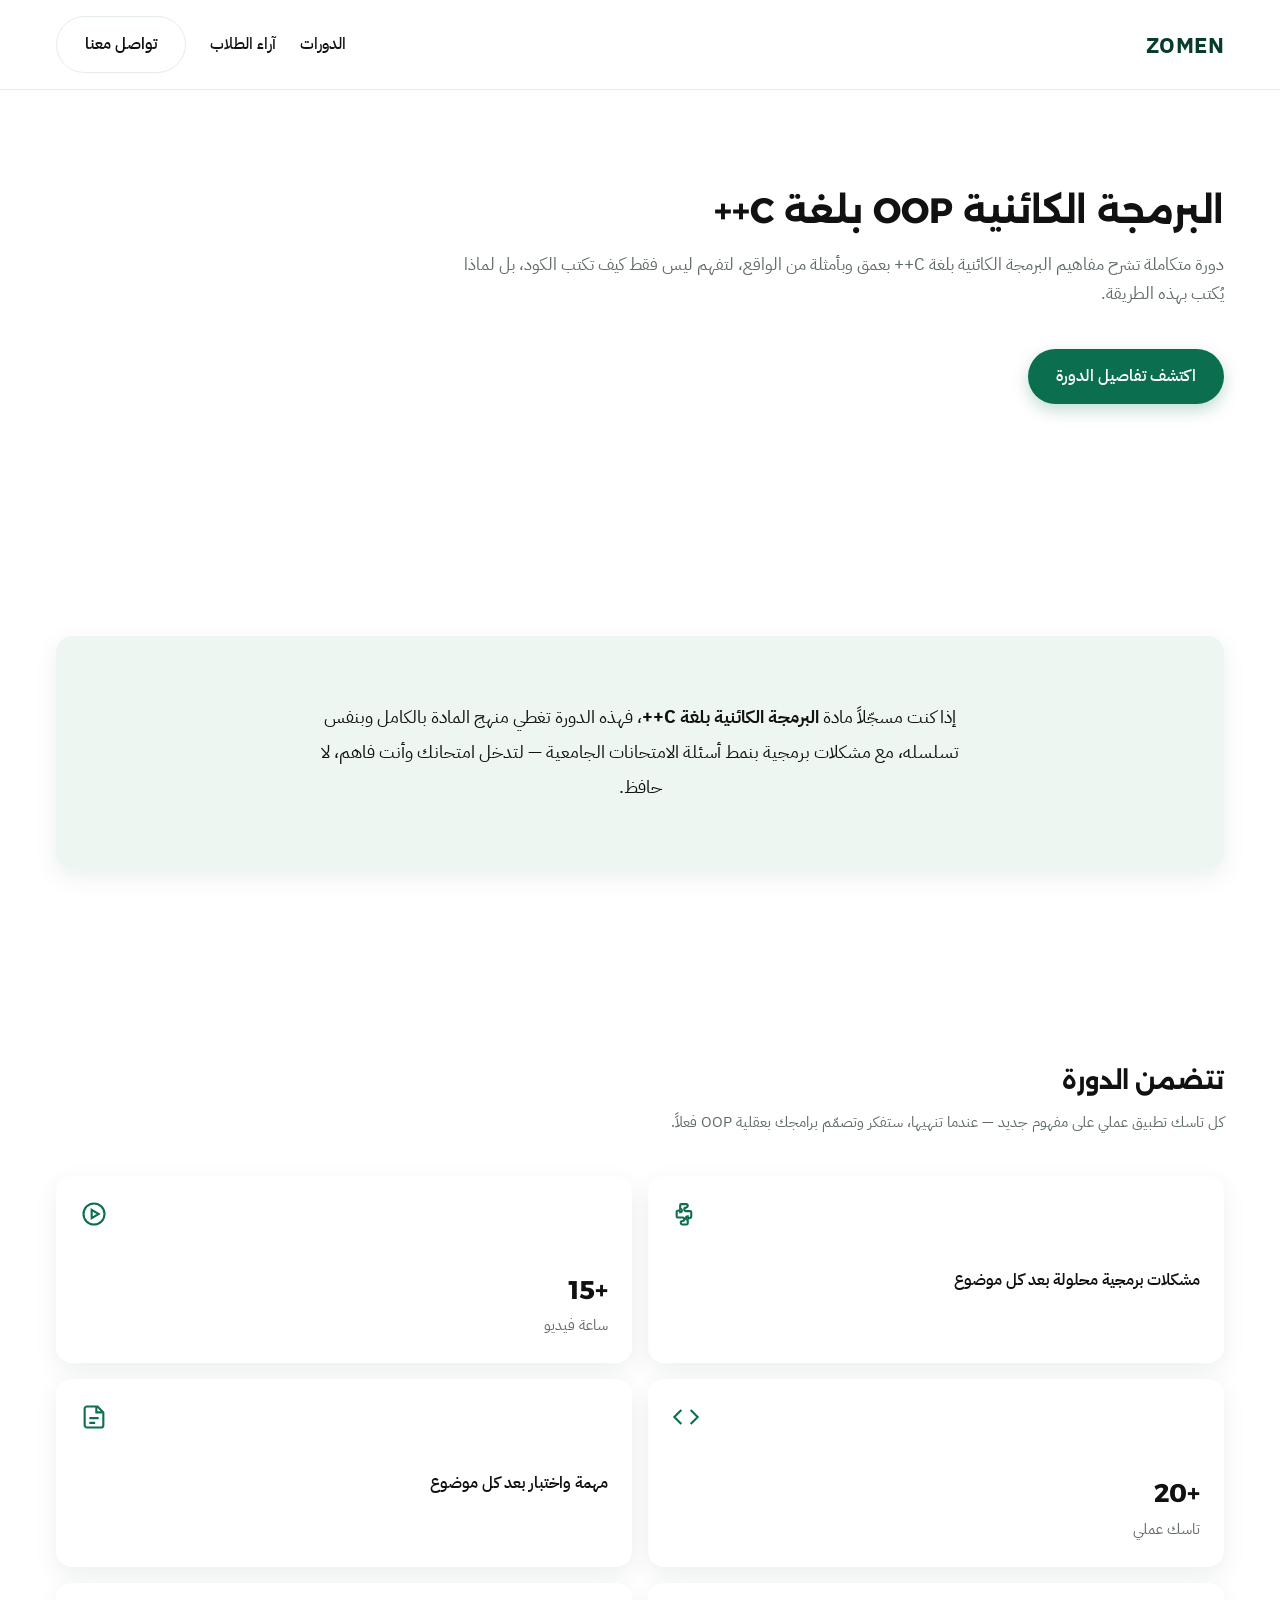
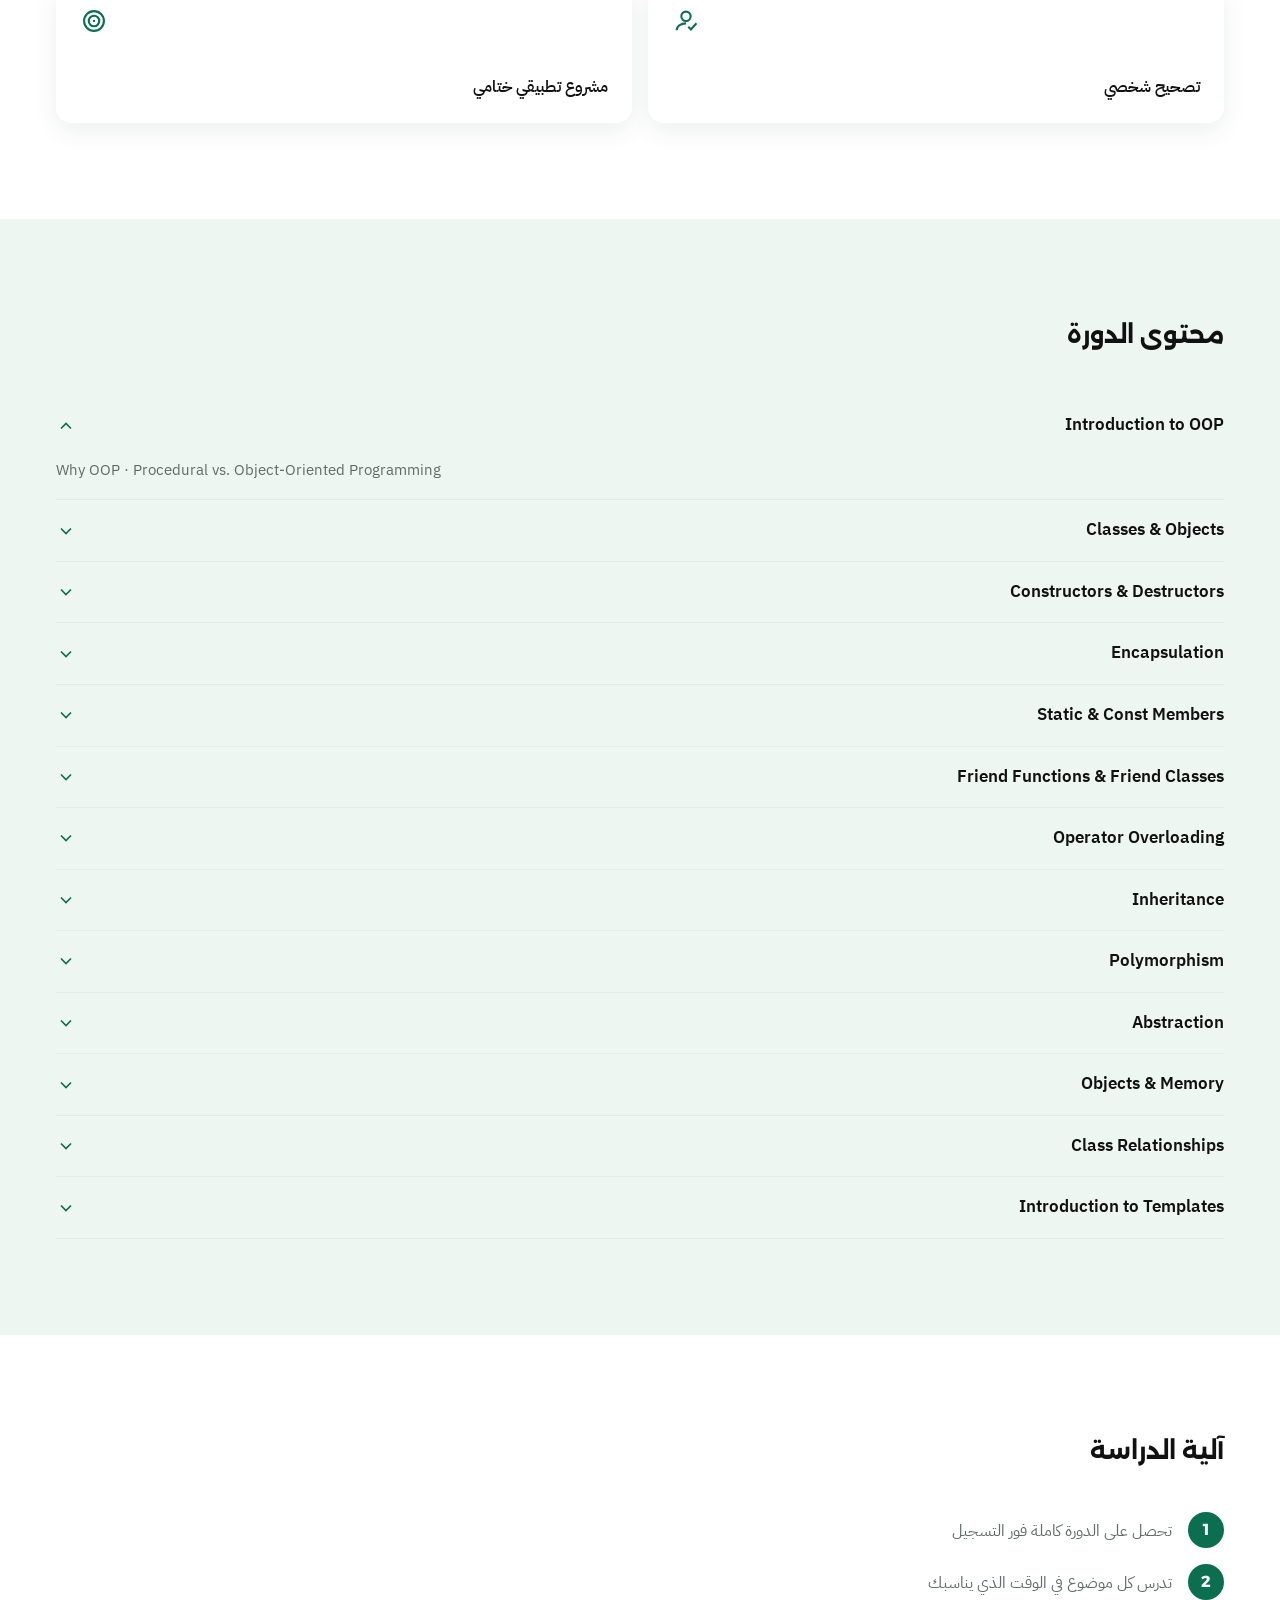
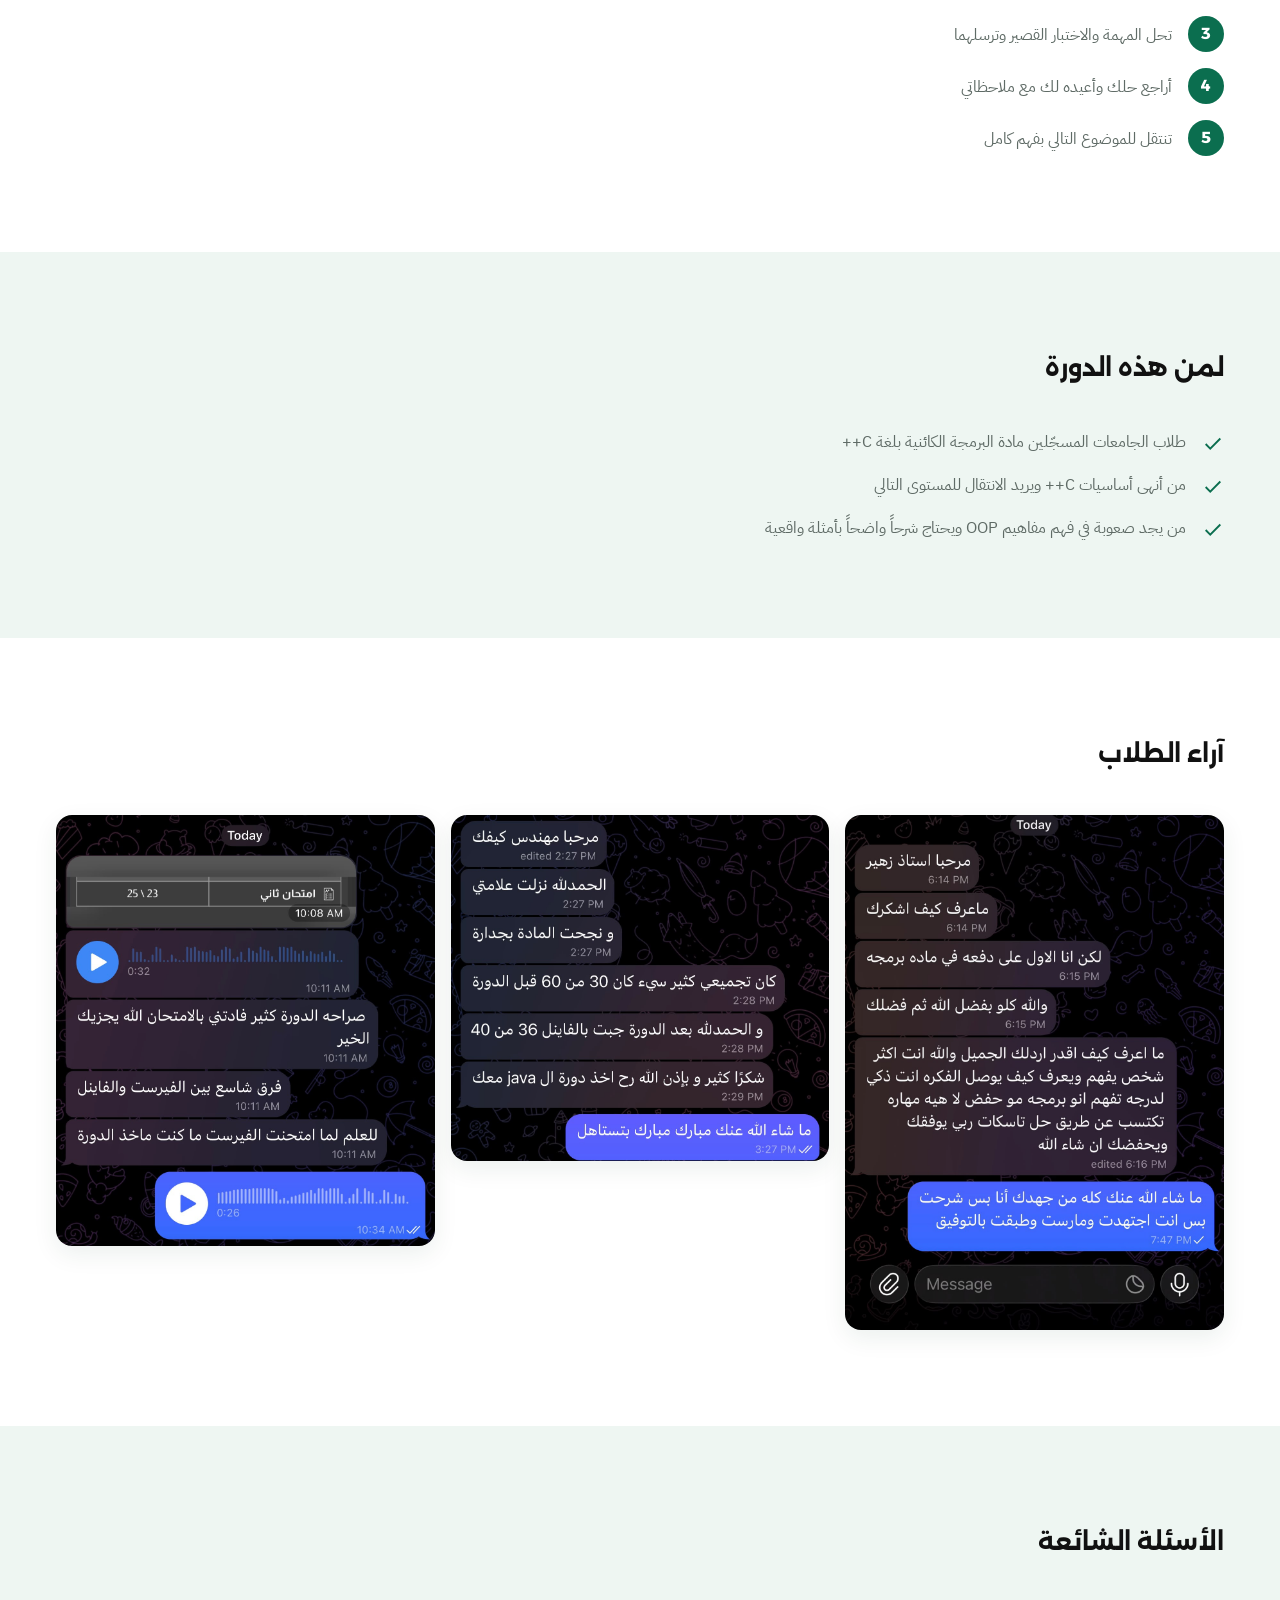
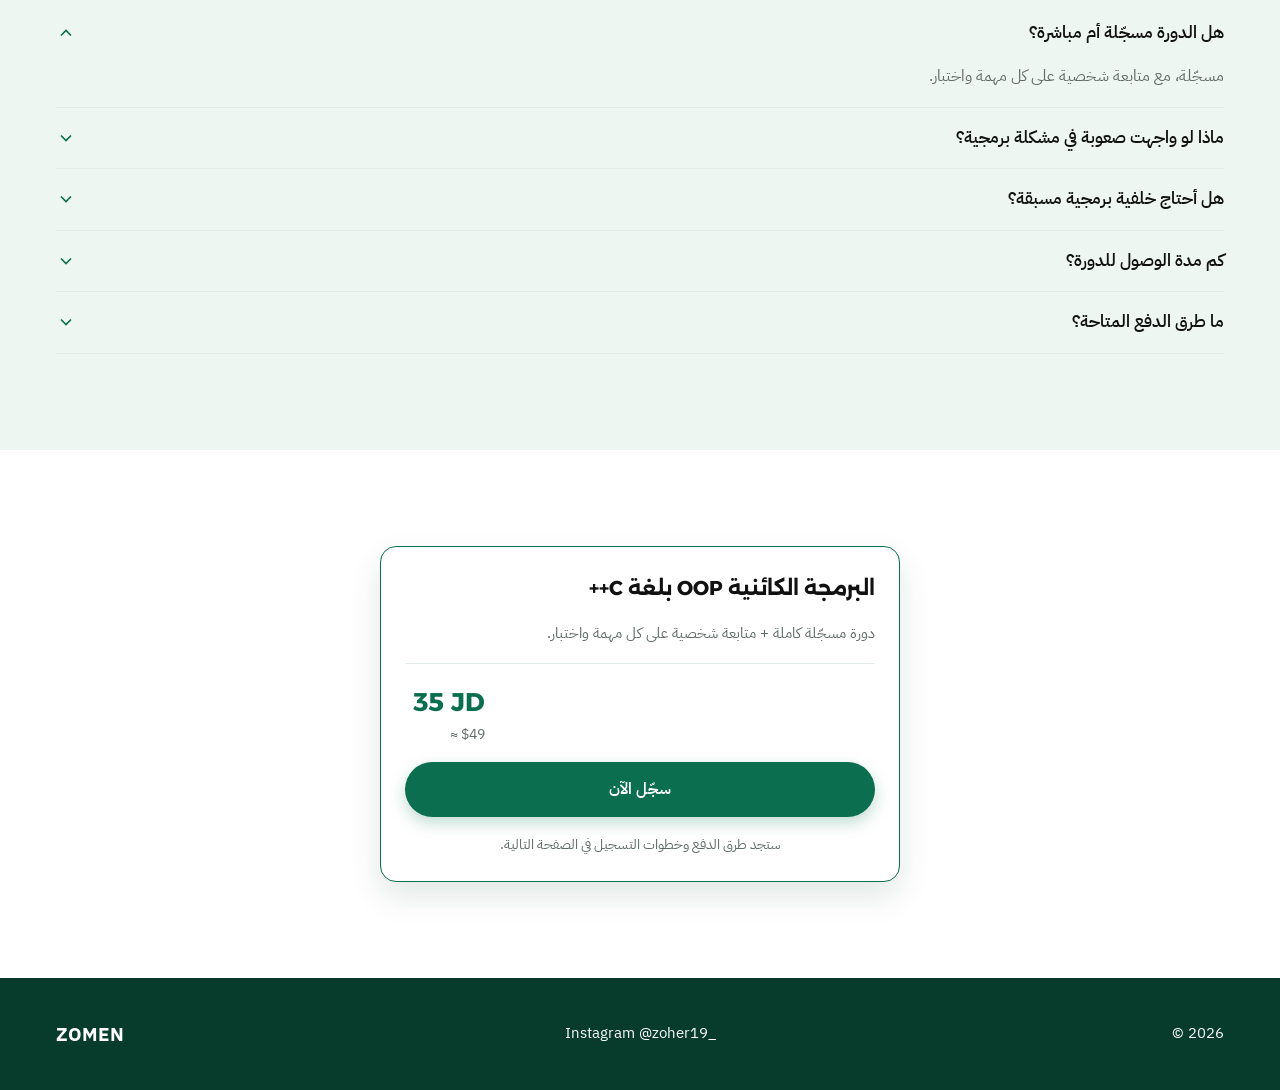
<file: courses/cpp-oop.html>
<!DOCTYPE html>
<html lang="ar" dir="rtl">
<head>
  <meta charset="UTF-8">
  <meta name="viewport" content="width=device-width, initial-scale=1.0">
  <title>البرمجة الكائنية OOP بلغة C++ | ZOMEN</title>
  <meta name="description" content="دورة متكاملة تشرح مفاهيم البرمجة الكائنية بلغة C++ بعمق وبأمثلة من الواقع، لتفهم ليس فقط كيف تكتب الكود، بل لماذا يُكتب بهذه الطريقة.">

  <meta property="og:title" content="البرمجة الكائنية OOP بلغة C++">
  <meta property="og:description" content="دورة متكاملة تشرح مفاهيم البرمجة الكائنية بلغة C++ بعمق وبأمثلة من الواقع.">
  <meta property="og:image" content="../assets/images/og-image.png">
  <meta property="og:type" content="website">

  <link rel="icon" href="../assets/images/favicon.svg" type="image/svg+xml">
  <link rel="preconnect" href="https://fonts.googleapis.com">
  <link rel="preconnect" href="https://fonts.gstatic.com" crossorigin>
  <link href="https://fonts.googleapis.com/css2?family=Alexandria:wght@600;700&family=IBM+Plex+Sans+Arabic:wght@400;500&family=IBM+Plex+Sans:wght@400;500;600&display=swap" rel="stylesheet">

  <link rel="stylesheet" href="../assets/css/tokens.css">
  <link rel="stylesheet" href="../assets/css/base.css">
  <link rel="stylesheet" href="../assets/css/components.css">
  <link rel="stylesheet" href="../assets/css/pages.css">
</head>
<body>

  <header class="navbar">
    <div class="container navbar__inner">
      <a href="../index.html" class="navbar__logo">ZOMEN</a>

      <button class="navbar__toggle" aria-expanded="false" aria-controls="navMenu" aria-label="فتح القائمة">
        <span></span><span></span><span></span>
      </button>

      <nav class="navbar__menu" id="navMenu">
        <a href="../index.html#courses" class="navbar__link">الدورات</a>
        <a href="../index.html#testimonials" class="navbar__link">آراء الطلاب</a>
        <a href="../index.html#contact" class="btn btn--outline">تواصل معنا</a>
      </nav>
    </div>
  </header>

  <main>

    <!-- Hero -->
    <section class="section course-hero">
      <div class="container">
        <div class="course-hero__content">
          <h1>البرمجة الكائنية OOP بلغة C++</h1>
          <p class="course-hero__desc">دورة متكاملة تشرح مفاهيم البرمجة الكائنية بلغة C++ بعمق وبأمثلة من الواقع، لتفهم ليس فقط كيف تكتب الكود، بل لماذا يُكتب بهذه الطريقة.</p>
          <a href="#course-details" class="btn btn--primary">اكتشف تفاصيل الدورة</a>
        </div>
      </div>
      <a href="#course-details" class="scroll-hint" tabindex="-1" aria-hidden="true">
        <span>اسحب للأسفل</span>
        <svg class="scroll-hint__arrow" viewBox="0 0 24 24" fill="none" stroke="currentColor" stroke-width="2" aria-hidden="true"><path d="M12 5v14"/><path d="m6 13 6 6 6-6"/></svg>
      </a>
    </section>

    <!-- مصممة لمادتك الجامعية -->
    <section class="section" id="course-details">
      <div class="container">
        <div class="highlight-card">
          <p class="highlight-card__text">إذا كنت مسجّلاً مادة <strong>البرمجة الكائنية بلغة C++</strong>، فهذه الدورة تغطي منهج المادة بالكامل وبنفس تسلسله، مع مشكلات برمجية بنمط أسئلة الامتحانات الجامعية — لتدخل امتحانك وأنت فاهم، لا حافظ.</p>
        </div>
      </div>
    </section>

    <!-- تتضمن الدورة -->
    <section class="section">
      <div class="container">
        <div class="section__head">
          <h2>تتضمن الدورة</h2>
          <p class="section__desc">كل تاسك تطبيق عملي على مفهوم جديد — عندما تنهيها، ستفكر وتصمّم برامجك بعقلية OOP فعلاً.</p>
        </div>
        <div class="feature-grid">
          <div class="feature-card">
            <svg class="feature-card__icon" viewBox="0 0 24 24" fill="none" stroke="currentColor" stroke-width="1.8" aria-hidden="true"><path d="M9 3.5h3a1.5 1.5 0 0 1 0 3 1.5 1.5 0 0 0 0 3h3.5a1 1 0 0 1 1 1V14a1.5 1.5 0 0 1-3 0 1.5 1.5 0 0 0 0 3v3a1 1 0 0 1-1 1h-3.5a1.5 1.5 0 0 1 0-3 1.5 1.5 0 0 0 0-3H5a1 1 0 0 1-1-1v-3.5a1.5 1.5 0 0 1 3 0 1.5 1.5 0 0 0 0-3V4.5a1 1 0 0 1 1-1z"/></svg>
            <div class="feature-card__text"><span class="feature-card__title">مشكلات برمجية محلولة بعد كل موضوع</span></div>
          </div>
          <div class="feature-card">
            <svg class="feature-card__icon" viewBox="0 0 24 24" fill="none" stroke="currentColor" stroke-width="1.8" aria-hidden="true"><circle cx="12" cy="12" r="9"/><path d="M10 8.5v7l6-3.5-6-3.5z"/></svg>
            <div class="feature-card__text">
              <span class="feature-card__value">+15</span>
              <span class="feature-card__label">ساعة فيديو</span>
            </div>
          </div>
          <div class="feature-card" data-practice="cpp-oop">
            <svg class="feature-card__icon" viewBox="0 0 24 24" fill="none" stroke="currentColor" stroke-width="1.8" aria-hidden="true"><polyline points="16 18 22 12 16 6"/><polyline points="8 6 2 12 8 18"/></svg>
            <div class="feature-card__text">
              <span class="feature-card__value" data-practice-value>+20</span>
              <span class="feature-card__label" data-practice-label>تاسك عملي</span>
            </div>
          </div>
          <div class="feature-card">
            <svg class="feature-card__icon" viewBox="0 0 24 24" fill="none" stroke="currentColor" stroke-width="1.8" aria-hidden="true"><path d="M4 19V5a2 2 0 0 1 2-2h9l5 5v11a2 2 0 0 1-2 2H6a2 2 0 0 1-2-2Z"/><path d="M14 3v5h5"/><path d="M8 13h8M8 17h5"/></svg>
            <div class="feature-card__text"><span class="feature-card__title">مهمة واختبار بعد كل موضوع</span></div>
          </div>
          <div class="feature-card">
            <svg class="feature-card__icon" viewBox="0 0 24 24" fill="none" stroke="currentColor" stroke-width="1.8" aria-hidden="true"><circle cx="12" cy="8" r="4"/><path d="M4 20c0-3.6 3.6-6 8-6"/><path d="m14 17 2.2 2.2L21 14"/></svg>
            <div class="feature-card__text"><span class="feature-card__title">تصحيح شخصي</span></div>
          </div>
          <div class="feature-card">
            <svg class="feature-card__icon" viewBox="0 0 24 24" fill="none" stroke="currentColor" stroke-width="1.8" aria-hidden="true"><circle cx="12" cy="12" r="8.5"/><circle cx="12" cy="12" r="4.5"/><circle cx="12" cy="12" r="1" fill="currentColor" stroke="none"/></svg>
            <div class="feature-card__text"><span class="feature-card__title">مشروع تطبيقي ختامي</span></div>
          </div>
        </div>
      </div>
    </section>

    <!-- محتوى الدورة -->
    <section class="section section--alt">
      <div class="container">
        <div class="section__head">
          <h2>محتوى الدورة</h2>
        </div>
        <div class="accordion">
          <details class="accordion__item" open>
            <summary>Introduction to OOP
              <svg class="accordion__caret" viewBox="0 0 24 24" width="20" height="20" fill="none" stroke="currentColor" stroke-width="2" aria-hidden="true"><polyline points="6 9 12 15 18 9"/></svg>
            </summary>
            <div class="accordion__content" dir="ltr" lang="en">
              <p class="accordion__topics">Why OOP · Procedural vs. Object-Oriented Programming</p>
            </div>
          </details>
          <details class="accordion__item">
            <summary>Classes &amp; Objects
              <svg class="accordion__caret" viewBox="0 0 24 24" width="20" height="20" fill="none" stroke="currentColor" stroke-width="2" aria-hidden="true"><polyline points="6 9 12 15 18 9"/></svg>
            </summary>
            <div class="accordion__content" dir="ltr" lang="en">
              <p class="accordion__topics">Attributes &amp; Methods · Creating Objects · Separating Interface from Implementation (.h / .cpp)</p>
            </div>
          </details>
          <details class="accordion__item">
            <summary>Constructors &amp; Destructors
              <svg class="accordion__caret" viewBox="0 0 24 24" width="20" height="20" fill="none" stroke="currentColor" stroke-width="2" aria-hidden="true"><polyline points="6 9 12 15 18 9"/></svg>
            </summary>
            <div class="accordion__content" dir="ltr" lang="en">
              <p class="accordion__topics">Default &amp; Parameterized Constructors · Copy Constructor · Destructors · Initializer Lists · The this Pointer</p>
            </div>
          </details>
          <details class="accordion__item">
            <summary>Encapsulation
              <svg class="accordion__caret" viewBox="0 0 24 24" width="20" height="20" fill="none" stroke="currentColor" stroke-width="2" aria-hidden="true"><polyline points="6 9 12 15 18 9"/></svg>
            </summary>
            <div class="accordion__content" dir="ltr" lang="en">
              <p class="accordion__topics">Access Modifiers (public, private, protected) · Getters &amp; Setters</p>
            </div>
          </details>
          <details class="accordion__item">
            <summary>Static &amp; Const Members
              <svg class="accordion__caret" viewBox="0 0 24 24" width="20" height="20" fill="none" stroke="currentColor" stroke-width="2" aria-hidden="true"><polyline points="6 9 12 15 18 9"/></svg>
            </summary>
            <div class="accordion__content" dir="ltr" lang="en">
              <p class="accordion__topics">Static Members · Const Objects &amp; Const Member Functions</p>
            </div>
          </details>
          <details class="accordion__item">
            <summary>Friend Functions &amp; Friend Classes
              <svg class="accordion__caret" viewBox="0 0 24 24" width="20" height="20" fill="none" stroke="currentColor" stroke-width="2" aria-hidden="true"><polyline points="6 9 12 15 18 9"/></svg>
            </summary>
            <div class="accordion__content" dir="ltr" lang="en">
              <p class="accordion__topics">Friend Functions &amp; Friend Classes</p>
            </div>
          </details>
          <details class="accordion__item">
            <summary>Operator Overloading
              <svg class="accordion__caret" viewBox="0 0 24 24" width="20" height="20" fill="none" stroke="currentColor" stroke-width="2" aria-hidden="true"><polyline points="6 9 12 15 18 9"/></svg>
            </summary>
            <div class="accordion__content" dir="ltr" lang="en">
              <p class="accordion__topics">Operator Overloading</p>
            </div>
          </details>
          <details class="accordion__item">
            <summary>Inheritance
              <svg class="accordion__caret" viewBox="0 0 24 24" width="20" height="20" fill="none" stroke="currentColor" stroke-width="2" aria-hidden="true"><polyline points="6 9 12 15 18 9"/></svg>
            </summary>
            <div class="accordion__content" dir="ltr" lang="en">
              <p class="accordion__topics">Types of Inheritance · Multiple Inheritance · Constructor &amp; Destructor Call Order</p>
            </div>
          </details>
          <details class="accordion__item">
            <summary>Polymorphism
              <svg class="accordion__caret" viewBox="0 0 24 24" width="20" height="20" fill="none" stroke="currentColor" stroke-width="2" aria-hidden="true"><polyline points="6 9 12 15 18 9"/></svg>
            </summary>
            <div class="accordion__content" dir="ltr" lang="en">
              <p class="accordion__topics">Virtual Functions · Function Overriding · Dynamic Binding</p>
            </div>
          </details>
          <details class="accordion__item">
            <summary>Abstraction
              <svg class="accordion__caret" viewBox="0 0 24 24" width="20" height="20" fill="none" stroke="currentColor" stroke-width="2" aria-hidden="true"><polyline points="6 9 12 15 18 9"/></svg>
            </summary>
            <div class="accordion__content" dir="ltr" lang="en">
              <p class="accordion__topics">Pure Virtual Functions · Abstract Classes</p>
            </div>
          </details>
          <details class="accordion__item">
            <summary>Objects &amp; Memory
              <svg class="accordion__caret" viewBox="0 0 24 24" width="20" height="20" fill="none" stroke="currentColor" stroke-width="2" aria-hidden="true"><polyline points="6 9 12 15 18 9"/></svg>
            </summary>
            <div class="accordion__content" dir="ltr" lang="en">
              <p class="accordion__topics">Dynamic Objects (new / delete) · Arrays of Objects</p>
            </div>
          </details>
          <details class="accordion__item">
            <summary>Class Relationships
              <svg class="accordion__caret" viewBox="0 0 24 24" width="20" height="20" fill="none" stroke="currentColor" stroke-width="2" aria-hidden="true"><polyline points="6 9 12 15 18 9"/></svg>
            </summary>
            <div class="accordion__content" dir="ltr" lang="en">
              <p class="accordion__topics">Composition · Aggregation · UML Class Diagrams</p>
            </div>
          </details>
          <details class="accordion__item">
            <summary>Introduction to Templates
              <svg class="accordion__caret" viewBox="0 0 24 24" width="20" height="20" fill="none" stroke="currentColor" stroke-width="2" aria-hidden="true"><polyline points="6 9 12 15 18 9"/></svg>
            </summary>
            <div class="accordion__content" dir="ltr" lang="en">
              <p class="accordion__topics">Introduction to Templates</p>
            </div>
          </details>
        </div>
      </div>
    </section>

    <!-- آلية الدراسة -->
    <section class="section">
      <div class="container">
        <div class="section__head">
          <h2>آلية الدراسة</h2>
        </div>
        <ol class="steps">
          <li class="step"><span class="step__number">1</span><span class="step__text">تحصل على الدورة كاملة فور التسجيل</span></li>
          <li class="step"><span class="step__number">2</span><span class="step__text">تدرس كل موضوع في الوقت الذي يناسبك</span></li>
          <li class="step"><span class="step__number">3</span><span class="step__text">تحل المهمة والاختبار القصير وترسلهما</span></li>
          <li class="step"><span class="step__number">4</span><span class="step__text">أراجع حلك وأعيده لك مع ملاحظاتي</span></li>
          <li class="step"><span class="step__number">5</span><span class="step__text">تنتقل للموضوع التالي بفهم كامل</span></li>
        </ol>
      </div>
    </section>

    <!-- لمن هذه الدورة -->
    <section class="section section--alt">
      <div class="container">
        <div class="section__head">
          <h2>لمن هذه الدورة</h2>
        </div>
        <ul class="audience-list">
          <li class="audience-list__item">
            <svg class="audience-list__icon" viewBox="0 0 24 24" width="22" height="22" fill="none" stroke="currentColor" stroke-width="2" aria-hidden="true"><path d="M20 6 9 17l-5-5"/></svg>
            <span>طلاب الجامعات المسجّلين مادة البرمجة الكائنية بلغة C++</span>
          </li>
          <li class="audience-list__item">
            <svg class="audience-list__icon" viewBox="0 0 24 24" width="22" height="22" fill="none" stroke="currentColor" stroke-width="2" aria-hidden="true"><path d="M20 6 9 17l-5-5"/></svg>
            <span>من أنهى أساسيات C++ ويريد الانتقال للمستوى التالي</span>
          </li>
          <li class="audience-list__item">
            <svg class="audience-list__icon" viewBox="0 0 24 24" width="22" height="22" fill="none" stroke="currentColor" stroke-width="2" aria-hidden="true"><path d="M20 6 9 17l-5-5"/></svg>
            <span>من يجد صعوبة في فهم مفاهيم OOP ويحتاج شرحاً واضحاً بأمثلة واقعية</span>
          </li>
        </ul>
      </div>
    </section>

    <!-- آراء الطلاب -->
    <section class="section">
      <div class="container">
        <div class="section__head">
          <h2>آراء الطلاب</h2>
        </div>
        <div class="testimonial-grid">
          <div class="testimonial-grid__item"><img src="../assets/images/feedback/feedback-04.jpg" alt="رسالة تقييم من طالب أنهى دورة OOP بلغة C++" loading="lazy" width="400" height="544"></div>
          <div class="testimonial-grid__item"><img src="../assets/images/feedback/feedback-05.jpg" alt="رسالة تقييم من طالب أنهى دورة OOP بلغة C++" loading="lazy" width="400" height="366"></div>
          <div class="testimonial-grid__item"><img src="../assets/images/feedback/feedback-06.jpg" alt="رسالة تقييم من طالب أنهى دورة OOP بلغة C++" loading="lazy" width="400" height="455"></div>
        </div>
      </div>
    </section>

    <!-- الأسئلة الشائعة -->
    <section class="section section--alt">
      <div class="container">
        <div class="section__head">
          <h2>الأسئلة الشائعة</h2>
        </div>
        <div class="accordion">
          <details class="accordion__item" open>
            <summary>هل الدورة مسجّلة أم مباشرة؟
              <svg class="accordion__caret" viewBox="0 0 24 24" width="20" height="20" fill="none" stroke="currentColor" stroke-width="2" aria-hidden="true"><polyline points="6 9 12 15 18 9"/></svg>
            </summary>
            <div class="accordion__content"><p>مسجّلة، مع متابعة شخصية على كل مهمة واختبار.</p></div>
          </details>
          <details class="accordion__item">
            <summary>ماذا لو واجهت صعوبة في مشكلة برمجية؟
              <svg class="accordion__caret" viewBox="0 0 24 24" width="20" height="20" fill="none" stroke="currentColor" stroke-width="2" aria-hidden="true"><polyline points="6 9 12 15 18 9"/></svg>
            </summary>
            <div class="accordion__content"><p>ترسل سؤالك مباشرة وأرد عليك.</p></div>
          </details>
          <details class="accordion__item">
            <summary>هل أحتاج خلفية برمجية مسبقة؟
              <svg class="accordion__caret" viewBox="0 0 24 24" width="20" height="20" fill="none" stroke="currentColor" stroke-width="2" aria-hidden="true"><polyline points="6 9 12 15 18 9"/></svg>
            </summary>
            <div class="accordion__content"><p>لا، الدورة تبدأ من الصفر تماماً.</p></div>
          </details>
          <details class="accordion__item">
            <summary>كم مدة الوصول للدورة؟
              <svg class="accordion__caret" viewBox="0 0 24 24" width="20" height="20" fill="none" stroke="currentColor" stroke-width="2" aria-hidden="true"><polyline points="6 9 12 15 18 9"/></svg>
            </summary>
            <div class="accordion__content"><p>سنة كاملة من تاريخ التسجيل.</p></div>
          </details>
          <details class="accordion__item">
            <summary>ما طرق الدفع المتاحة؟
              <svg class="accordion__caret" viewBox="0 0 24 24" width="20" height="20" fill="none" stroke="currentColor" stroke-width="2" aria-hidden="true"><polyline points="6 9 12 15 18 9"/></svg>
            </summary>
            <div class="accordion__content"><p>داخل الأردن عبر CliQ، ومن خارج الأردن عبر Western Union. التفاصيل الكاملة بصفحة التسجيل.</p></div>
          </details>
        </div>
      </div>
    </section>

    <!-- CTA ختامي -->
    <section class="section">
      <div class="container">
        <aside class="price-card price-card--cta">
          <h2 class="price-card__title">البرمجة الكائنية OOP بلغة C++</h2>
          <p class="price-card__desc">دورة مسجّلة كاملة + متابعة شخصية على كل مهمة واختبار.</p>
          <hr class="price-card__divider">
          <div class="price-card__row" data-price="cpp-oop">
            <span class="price-card__badge" data-offer-badge hidden>عرض لفترة محدودة · حتى الخميس 26/11</span>
            <span class="price-card__price">
              <span class="price-card__old" data-offer-old hidden>35 JD</span>
              <span class="price-card__new" data-price-jd>35 JD</span>
              <span class="price-card__usd" data-price-usd>≈ $49</span>
            </span>
          </div>
          <a href="../register.html?course=cpp-oop" class="btn btn--primary btn--block">سجّل الآن</a>
          <p class="price-card__note">ستجد طرق الدفع وخطوات التسجيل في الصفحة التالية.</p>
        </aside>
      </div>
    </section>

  </main>

  <footer class="footer">
    <div class="container footer__inner">
      <span dir="ltr">© 2026</span>
      <a href="https://www.instagram.com/zoher19_/" class="footer__link js-instagram-link" target="_blank" rel="noopener" dir="ltr">Instagram @zoher19_</a>
      <span class="footer__logo">ZOMEN</span>
    </div>
  </footer>

  <script src="../assets/js/config.js"></script>
  <script src="../assets/js/main.js"></script>
</body>
</html>
</file>
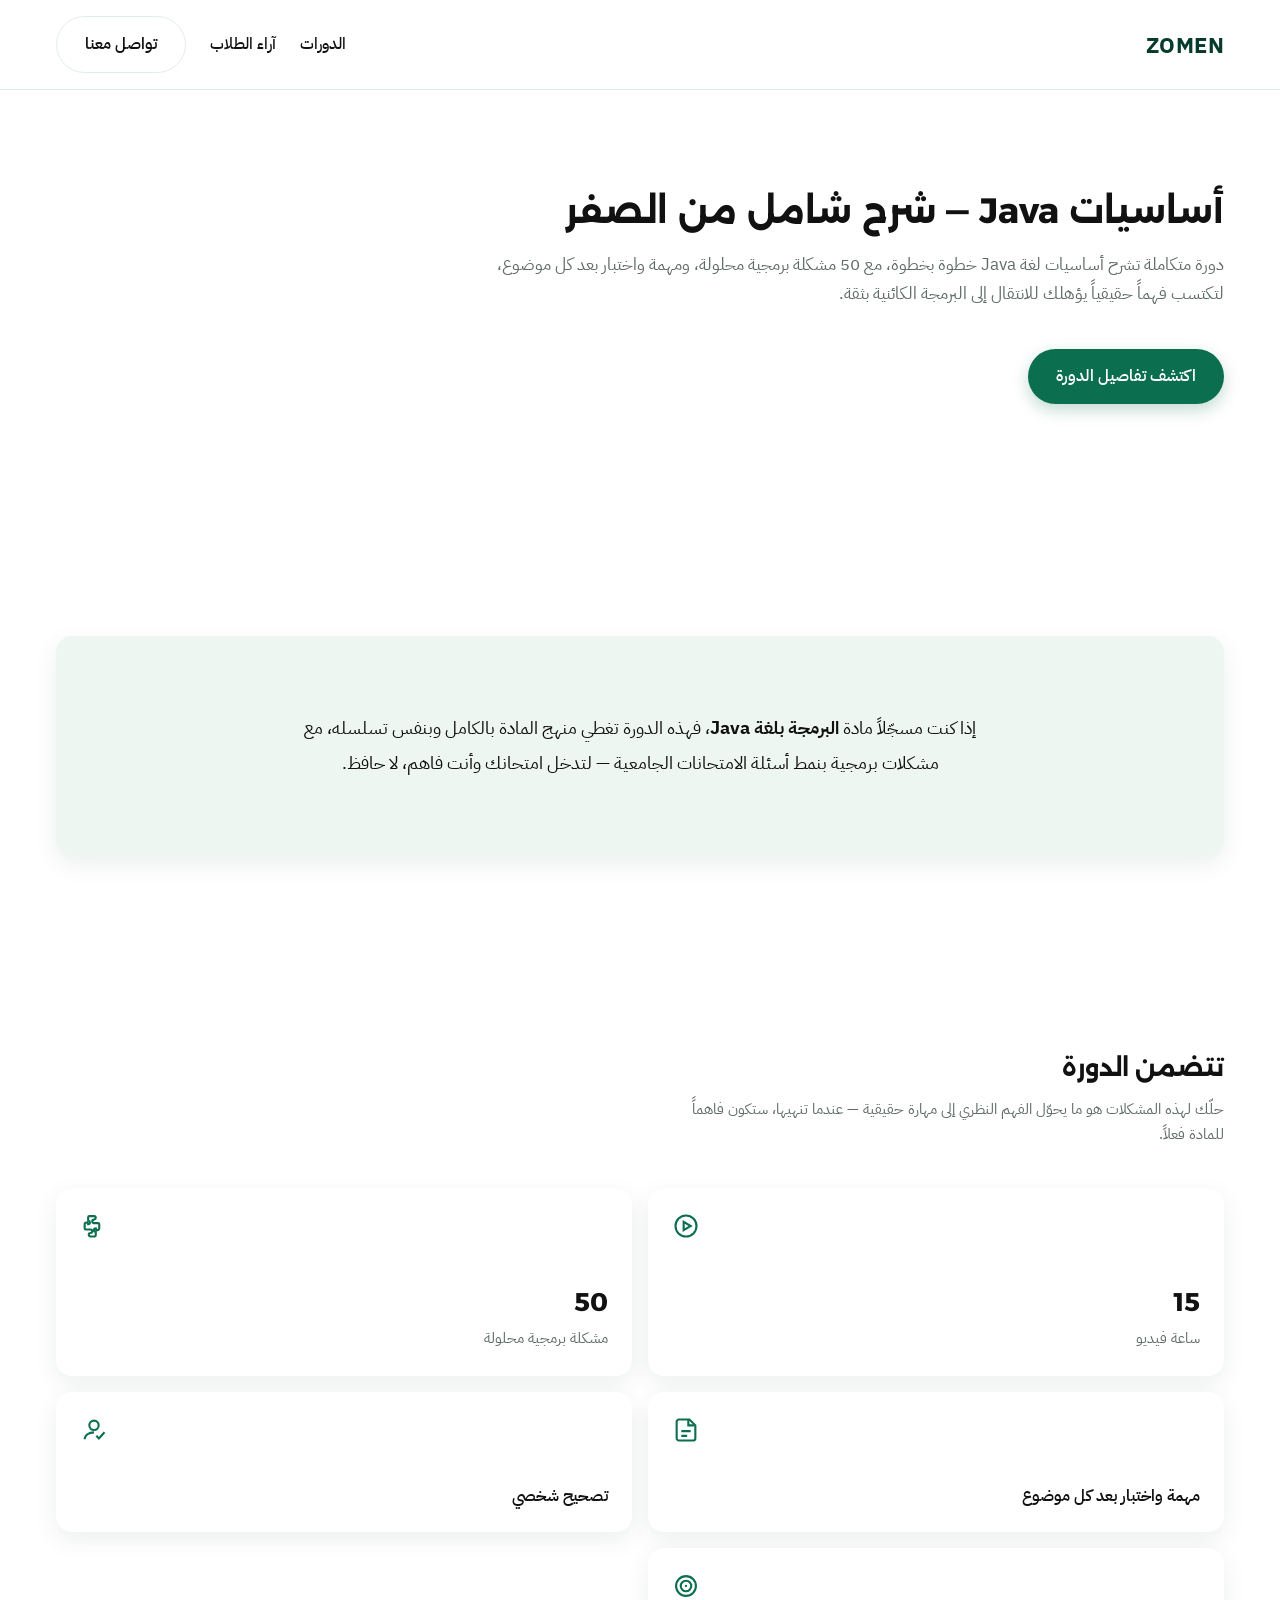
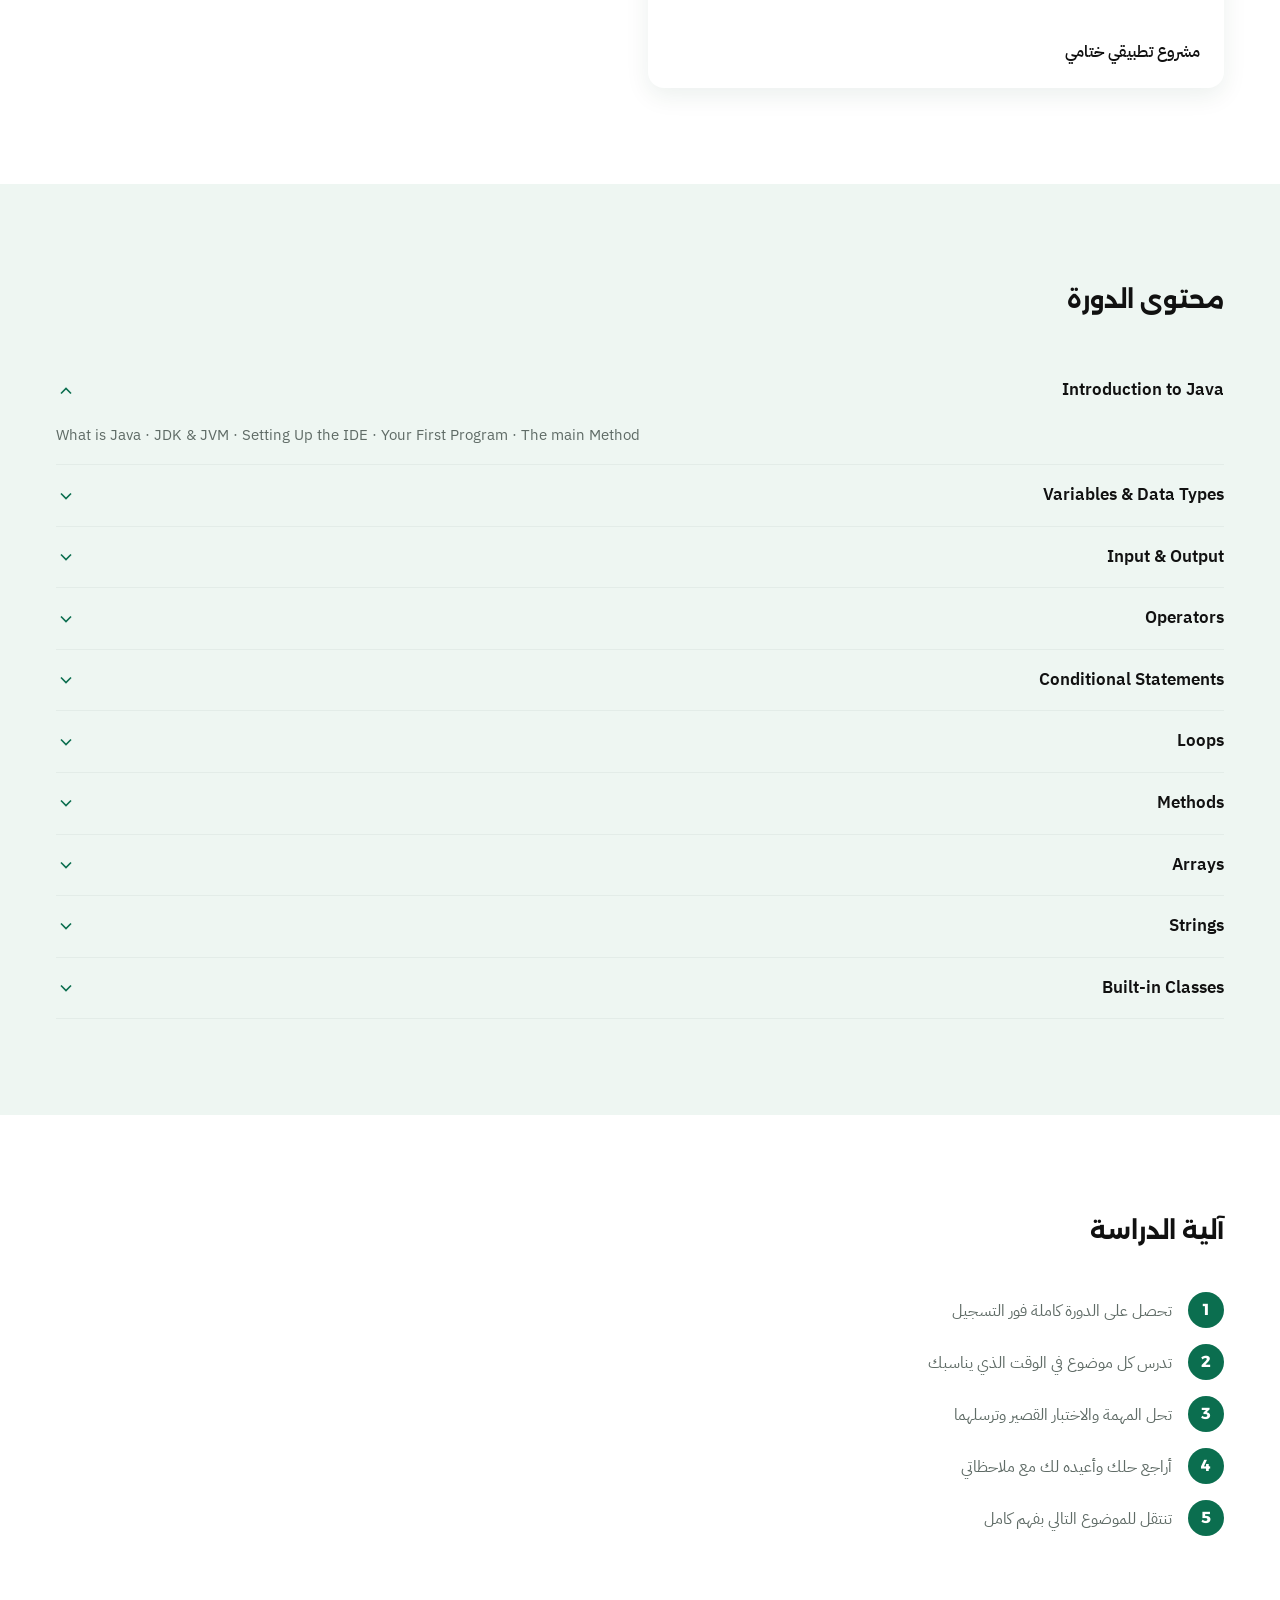
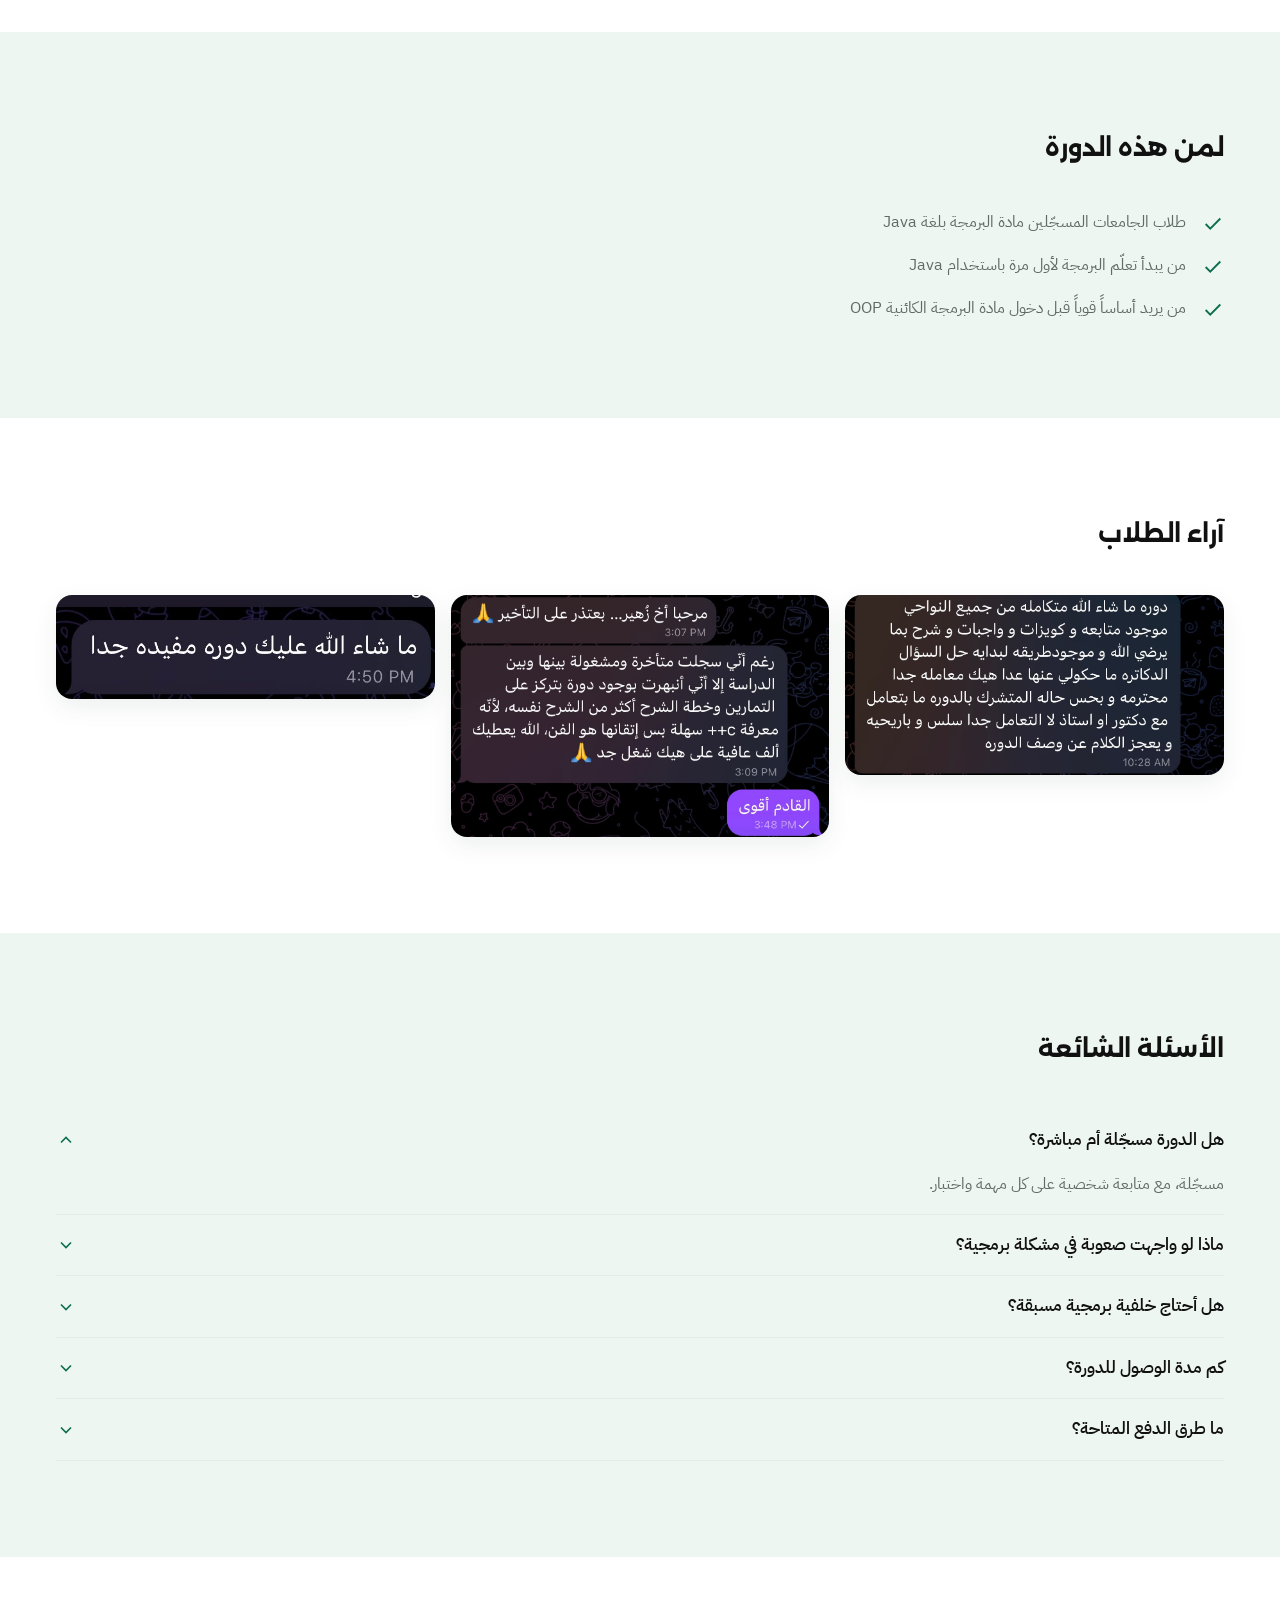
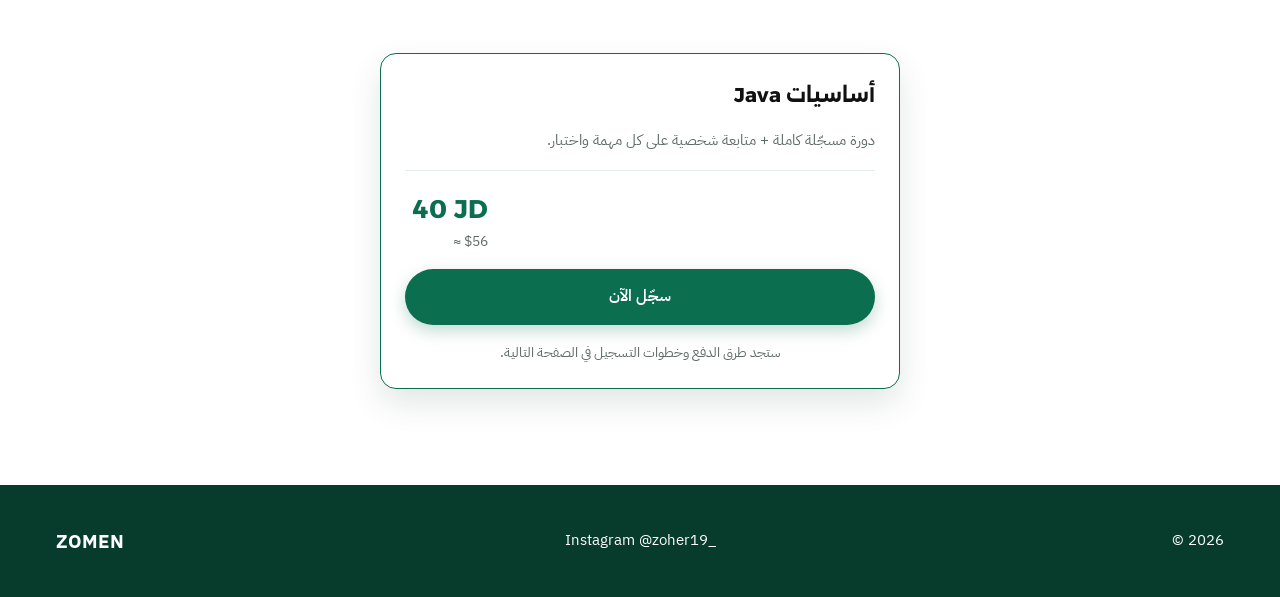
<file: courses/java-fundamentals.html>
<!DOCTYPE html>
<html lang="ar" dir="rtl">
<head>
  <meta charset="UTF-8">
  <meta name="viewport" content="width=device-width, initial-scale=1.0">
  <title>أساسيات Java — شرح شامل من الصفر | ZOMEN</title>
  <meta name="description" content="دورة متكاملة تشرح أساسيات لغة Java خطوة بخطوة، مع 50 مشكلة برمجية محلولة، ومهمة واختبار بعد كل موضوع، لتكتسب فهماً حقيقياً يؤهلك للانتقال إلى البرمجة الكائنية بثقة.">

  <meta property="og:title" content="أساسيات Java — شرح شامل من الصفر">
  <meta property="og:description" content="دورة متكاملة تشرح أساسيات لغة Java خطوة بخطوة، مع 50 مشكلة برمجية محلولة ومتابعة شخصية.">
  <meta property="og:image" content="../assets/images/og-image.png">
  <meta property="og:type" content="website">

  <link rel="icon" href="../assets/images/favicon.svg" type="image/svg+xml">
  <link rel="preconnect" href="https://fonts.googleapis.com">
  <link rel="preconnect" href="https://fonts.gstatic.com" crossorigin>
  <link href="https://fonts.googleapis.com/css2?family=Alexandria:wght@600;700&family=IBM+Plex+Sans+Arabic:wght@400;500&family=IBM+Plex+Sans:wght@400;500;600&display=swap" rel="stylesheet">

  <link rel="stylesheet" href="../assets/css/tokens.css">
  <link rel="stylesheet" href="../assets/css/base.css">
  <link rel="stylesheet" href="../assets/css/components.css">
  <link rel="stylesheet" href="../assets/css/pages.css">
</head>
<body>

  <header class="navbar">
    <div class="container navbar__inner">
      <a href="../index.html" class="navbar__logo">ZOMEN</a>

      <button class="navbar__toggle" aria-expanded="false" aria-controls="navMenu" aria-label="فتح القائمة">
        <span></span><span></span><span></span>
      </button>

      <nav class="navbar__menu" id="navMenu">
        <a href="../index.html#courses" class="navbar__link">الدورات</a>
        <a href="../index.html#testimonials" class="navbar__link">آراء الطلاب</a>
        <a href="../index.html#contact" class="btn btn--outline">تواصل معنا</a>
      </nav>
    </div>
  </header>

  <main>

    <!-- Hero -->
    <section class="section course-hero">
      <div class="container">
        <div class="course-hero__content">
          <h1>أساسيات Java — شرح شامل من الصفر</h1>
          <p class="course-hero__desc">دورة متكاملة تشرح أساسيات لغة Java خطوة بخطوة، مع 50 مشكلة برمجية محلولة، ومهمة واختبار بعد كل موضوع، لتكتسب فهماً حقيقياً يؤهلك للانتقال إلى البرمجة الكائنية بثقة.</p>
          <a href="#course-details" class="btn btn--primary">اكتشف تفاصيل الدورة</a>
        </div>
      </div>
      <a href="#course-details" class="scroll-hint" tabindex="-1" aria-hidden="true">
        <span>اسحب للأسفل</span>
        <svg class="scroll-hint__arrow" viewBox="0 0 24 24" fill="none" stroke="currentColor" stroke-width="2" aria-hidden="true"><path d="M12 5v14"/><path d="m6 13 6 6 6-6"/></svg>
      </a>
    </section>

    <!-- مصممة لمادتك الجامعية -->
    <section class="section" id="course-details">
      <div class="container">
        <div class="highlight-card">
          <p class="highlight-card__text">إذا كنت مسجّلاً مادة <strong>البرمجة بلغة Java</strong>، فهذه الدورة تغطي منهج المادة بالكامل وبنفس تسلسله، مع مشكلات برمجية بنمط أسئلة الامتحانات الجامعية — لتدخل امتحانك وأنت فاهم، لا حافظ.</p>
        </div>
      </div>
    </section>

    <!-- تتضمن الدورة -->
    <section class="section">
      <div class="container">
        <div class="section__head">
          <h2>تتضمن الدورة</h2>
          <p class="section__desc">حلّك لهذه المشكلات هو ما يحوّل الفهم النظري إلى مهارة حقيقية — عندما تنهيها، ستكون فاهماً للمادة فعلاً.</p>
        </div>
        <div class="feature-grid">
          <div class="feature-card">
            <svg class="feature-card__icon" viewBox="0 0 24 24" fill="none" stroke="currentColor" stroke-width="1.8" aria-hidden="true"><circle cx="12" cy="12" r="9"/><path d="M10 8.5v7l6-3.5-6-3.5z"/></svg>
            <div class="feature-card__text">
              <span class="feature-card__value">15</span>
              <span class="feature-card__label">ساعة فيديو</span>
            </div>
          </div>
          <div class="feature-card" data-practice="java-fundamentals">
            <svg class="feature-card__icon" viewBox="0 0 24 24" fill="none" stroke="currentColor" stroke-width="1.8" aria-hidden="true"><path d="M9 3.5h3a1.5 1.5 0 0 1 0 3 1.5 1.5 0 0 0 0 3h3.5a1 1 0 0 1 1 1V14a1.5 1.5 0 0 1-3 0 1.5 1.5 0 0 0 0 3v3a1 1 0 0 1-1 1h-3.5a1.5 1.5 0 0 1 0-3 1.5 1.5 0 0 0 0-3H5a1 1 0 0 1-1-1v-3.5a1.5 1.5 0 0 1 3 0 1.5 1.5 0 0 0 0-3V4.5a1 1 0 0 1 1-1z"/></svg>
            <div class="feature-card__text">
              <span class="feature-card__value" data-practice-value>50</span>
              <span class="feature-card__label" data-practice-label>مشكلة برمجية محلولة</span>
            </div>
          </div>
          <div class="feature-card">
            <svg class="feature-card__icon" viewBox="0 0 24 24" fill="none" stroke="currentColor" stroke-width="1.8" aria-hidden="true"><path d="M4 19V5a2 2 0 0 1 2-2h9l5 5v11a2 2 0 0 1-2 2H6a2 2 0 0 1-2-2Z"/><path d="M14 3v5h5"/><path d="M8 13h8M8 17h5"/></svg>
            <div class="feature-card__text"><span class="feature-card__title">مهمة واختبار بعد كل موضوع</span></div>
          </div>
          <div class="feature-card">
            <svg class="feature-card__icon" viewBox="0 0 24 24" fill="none" stroke="currentColor" stroke-width="1.8" aria-hidden="true"><circle cx="12" cy="8" r="4"/><path d="M4 20c0-3.6 3.6-6 8-6"/><path d="m14 17 2.2 2.2L21 14"/></svg>
            <div class="feature-card__text"><span class="feature-card__title">تصحيح شخصي</span></div>
          </div>
          <div class="feature-card">
            <svg class="feature-card__icon" viewBox="0 0 24 24" fill="none" stroke="currentColor" stroke-width="1.8" aria-hidden="true"><circle cx="12" cy="12" r="8.5"/><circle cx="12" cy="12" r="4.5"/><circle cx="12" cy="12" r="1" fill="currentColor" stroke="none"/></svg>
            <div class="feature-card__text"><span class="feature-card__title">مشروع تطبيقي ختامي</span></div>
          </div>
        </div>
      </div>
    </section>

    <!-- محتوى الدورة -->
    <section class="section section--alt">
      <div class="container">
        <div class="section__head">
          <h2>محتوى الدورة</h2>
        </div>
        <div class="accordion">
          <details class="accordion__item" open>
            <summary>Introduction to Java
              <svg class="accordion__caret" viewBox="0 0 24 24" width="20" height="20" fill="none" stroke="currentColor" stroke-width="2" aria-hidden="true"><polyline points="6 9 12 15 18 9"/></svg>
            </summary>
            <div class="accordion__content" dir="ltr" lang="en">
              <p class="accordion__topics">What is Java · JDK &amp; JVM · Setting Up the IDE · Your First Program · The main Method</p>
            </div>
          </details>
          <details class="accordion__item">
            <summary>Variables &amp; Data Types
              <svg class="accordion__caret" viewBox="0 0 24 24" width="20" height="20" fill="none" stroke="currentColor" stroke-width="2" aria-hidden="true"><polyline points="6 9 12 15 18 9"/></svg>
            </summary>
            <div class="accordion__content" dir="ltr" lang="en">
              <p class="accordion__topics">Primitive Types · String · Constants (final) · Type Casting</p>
            </div>
          </details>
          <details class="accordion__item">
            <summary>Input &amp; Output
              <svg class="accordion__caret" viewBox="0 0 24 24" width="20" height="20" fill="none" stroke="currentColor" stroke-width="2" aria-hidden="true"><polyline points="6 9 12 15 18 9"/></svg>
            </summary>
            <div class="accordion__content" dir="ltr" lang="en">
              <p class="accordion__topics">Printing &amp; Formatting (printf) · Reading Input with Scanner</p>
            </div>
          </details>
          <details class="accordion__item">
            <summary>Operators
              <svg class="accordion__caret" viewBox="0 0 24 24" width="20" height="20" fill="none" stroke="currentColor" stroke-width="2" aria-hidden="true"><polyline points="6 9 12 15 18 9"/></svg>
            </summary>
            <div class="accordion__content" dir="ltr" lang="en">
              <p class="accordion__topics">Arithmetic · Relational · Logical · Compound Assignment · Operator Precedence</p>
            </div>
          </details>
          <details class="accordion__item">
            <summary>Conditional Statements
              <svg class="accordion__caret" viewBox="0 0 24 24" width="20" height="20" fill="none" stroke="currentColor" stroke-width="2" aria-hidden="true"><polyline points="6 9 12 15 18 9"/></svg>
            </summary>
            <div class="accordion__content" dir="ltr" lang="en">
              <p class="accordion__topics">if, if-else, else-if · Nested Conditions · switch · Ternary Operator</p>
            </div>
          </details>
          <details class="accordion__item">
            <summary>Loops
              <svg class="accordion__caret" viewBox="0 0 24 24" width="20" height="20" fill="none" stroke="currentColor" stroke-width="2" aria-hidden="true"><polyline points="6 9 12 15 18 9"/></svg>
            </summary>
            <div class="accordion__content" dir="ltr" lang="en">
              <p class="accordion__topics">for, while, do-while · Nested Loops · break &amp; continue · Pattern Problems</p>
            </div>
          </details>
          <details class="accordion__item">
            <summary>Methods
              <svg class="accordion__caret" viewBox="0 0 24 24" width="20" height="20" fill="none" stroke="currentColor" stroke-width="2" aria-hidden="true"><polyline points="6 9 12 15 18 9"/></svg>
            </summary>
            <div class="accordion__content" dir="ltr" lang="en">
              <p class="accordion__topics">Defining &amp; Calling Methods · Parameters &amp; Return Values · Method Overloading · Scope · Recursion</p>
            </div>
          </details>
          <details class="accordion__item">
            <summary>Arrays
              <svg class="accordion__caret" viewBox="0 0 24 24" width="20" height="20" fill="none" stroke="currentColor" stroke-width="2" aria-hidden="true"><polyline points="6 9 12 15 18 9"/></svg>
            </summary>
            <div class="accordion__content" dir="ltr" lang="en">
              <p class="accordion__topics">1D Arrays · 2D Arrays · Enhanced for Loop (for-each) · Searching &amp; Sorting</p>
            </div>
          </details>
          <details class="accordion__item">
            <summary>Strings
              <svg class="accordion__caret" viewBox="0 0 24 24" width="20" height="20" fill="none" stroke="currentColor" stroke-width="2" aria-hidden="true"><polyline points="6 9 12 15 18 9"/></svg>
            </summary>
            <div class="accordion__content" dir="ltr" lang="en">
              <p class="accordion__topics">String Methods · String Comparison · StringBuilder</p>
            </div>
          </details>
          <details class="accordion__item">
            <summary>Built-in Classes
              <svg class="accordion__caret" viewBox="0 0 24 24" width="20" height="20" fill="none" stroke="currentColor" stroke-width="2" aria-hidden="true"><polyline points="6 9 12 15 18 9"/></svg>
            </summary>
            <div class="accordion__content" dir="ltr" lang="en">
              <p class="accordion__topics">Math · Random</p>
            </div>
          </details>
        </div>
      </div>
    </section>

    <!-- آلية الدراسة -->
    <section class="section">
      <div class="container">
        <div class="section__head">
          <h2>آلية الدراسة</h2>
        </div>
        <ol class="steps">
          <li class="step"><span class="step__number">1</span><span class="step__text">تحصل على الدورة كاملة فور التسجيل</span></li>
          <li class="step"><span class="step__number">2</span><span class="step__text">تدرس كل موضوع في الوقت الذي يناسبك</span></li>
          <li class="step"><span class="step__number">3</span><span class="step__text">تحل المهمة والاختبار القصير وترسلهما</span></li>
          <li class="step"><span class="step__number">4</span><span class="step__text">أراجع حلك وأعيده لك مع ملاحظاتي</span></li>
          <li class="step"><span class="step__number">5</span><span class="step__text">تنتقل للموضوع التالي بفهم كامل</span></li>
        </ol>
      </div>
    </section>

    <!-- لمن هذه الدورة -->
    <section class="section section--alt">
      <div class="container">
        <div class="section__head">
          <h2>لمن هذه الدورة</h2>
        </div>
        <ul class="audience-list">
          <li class="audience-list__item">
            <svg class="audience-list__icon" viewBox="0 0 24 24" width="22" height="22" fill="none" stroke="currentColor" stroke-width="2" aria-hidden="true"><path d="M20 6 9 17l-5-5"/></svg>
            <span>طلاب الجامعات المسجّلين مادة البرمجة بلغة Java</span>
          </li>
          <li class="audience-list__item">
            <svg class="audience-list__icon" viewBox="0 0 24 24" width="22" height="22" fill="none" stroke="currentColor" stroke-width="2" aria-hidden="true"><path d="M20 6 9 17l-5-5"/></svg>
            <span>من يبدأ تعلّم البرمجة لأول مرة باستخدام Java</span>
          </li>
          <li class="audience-list__item">
            <svg class="audience-list__icon" viewBox="0 0 24 24" width="22" height="22" fill="none" stroke="currentColor" stroke-width="2" aria-hidden="true"><path d="M20 6 9 17l-5-5"/></svg>
            <span>من يريد أساساً قوياً قبل دخول مادة البرمجة الكائنية OOP</span>
          </li>
        </ul>
      </div>
    </section>

    <!-- آراء الطلاب -->
    <section class="section">
      <div class="container">
        <div class="section__head">
          <h2>آراء الطلاب</h2>
        </div>
        <div class="testimonial-grid">
          <div class="testimonial-grid__item"><img src="../assets/images/feedback/feedback-07.jpg" alt="رسالة تقييم من طالب أنهى دورة أساسيات Java" loading="lazy" width="400" height="190"></div>
          <div class="testimonial-grid__item"><img src="../assets/images/feedback/feedback-08.jpg" alt="رسالة تقييم من طالب أنهى دورة أساسيات Java" loading="lazy" width="400" height="256"></div>
          <div class="testimonial-grid__item"><img src="../assets/images/feedback/feedback-09.jpg" alt="رسالة تقييم من طالب أنهى دورة أساسيات Java" loading="lazy" width="400" height="110"></div>
        </div>
      </div>
    </section>

    <!-- الأسئلة الشائعة -->
    <section class="section section--alt">
      <div class="container">
        <div class="section__head">
          <h2>الأسئلة الشائعة</h2>
        </div>
        <div class="accordion">
          <details class="accordion__item" open>
            <summary>هل الدورة مسجّلة أم مباشرة؟
              <svg class="accordion__caret" viewBox="0 0 24 24" width="20" height="20" fill="none" stroke="currentColor" stroke-width="2" aria-hidden="true"><polyline points="6 9 12 15 18 9"/></svg>
            </summary>
            <div class="accordion__content"><p>مسجّلة، مع متابعة شخصية على كل مهمة واختبار.</p></div>
          </details>
          <details class="accordion__item">
            <summary>ماذا لو واجهت صعوبة في مشكلة برمجية؟
              <svg class="accordion__caret" viewBox="0 0 24 24" width="20" height="20" fill="none" stroke="currentColor" stroke-width="2" aria-hidden="true"><polyline points="6 9 12 15 18 9"/></svg>
            </summary>
            <div class="accordion__content"><p>ترسل سؤالك مباشرة وأرد عليك.</p></div>
          </details>
          <details class="accordion__item">
            <summary>هل أحتاج خلفية برمجية مسبقة؟
              <svg class="accordion__caret" viewBox="0 0 24 24" width="20" height="20" fill="none" stroke="currentColor" stroke-width="2" aria-hidden="true"><polyline points="6 9 12 15 18 9"/></svg>
            </summary>
            <div class="accordion__content"><p>لا، الدورة تبدأ من الصفر تماماً.</p></div>
          </details>
          <details class="accordion__item">
            <summary>كم مدة الوصول للدورة؟
              <svg class="accordion__caret" viewBox="0 0 24 24" width="20" height="20" fill="none" stroke="currentColor" stroke-width="2" aria-hidden="true"><polyline points="6 9 12 15 18 9"/></svg>
            </summary>
            <div class="accordion__content"><p>سنة كاملة من تاريخ التسجيل.</p></div>
          </details>
          <details class="accordion__item">
            <summary>ما طرق الدفع المتاحة؟
              <svg class="accordion__caret" viewBox="0 0 24 24" width="20" height="20" fill="none" stroke="currentColor" stroke-width="2" aria-hidden="true"><polyline points="6 9 12 15 18 9"/></svg>
            </summary>
            <div class="accordion__content"><p>داخل الأردن عبر CliQ، ومن خارج الأردن عبر Western Union. التفاصيل الكاملة بصفحة التسجيل.</p></div>
          </details>
        </div>
      </div>
    </section>

    <!-- CTA ختامي -->
    <section class="section">
      <div class="container">
        <aside class="price-card price-card--cta">
          <h2 class="price-card__title">أساسيات Java</h2>
          <p class="price-card__desc">دورة مسجّلة كاملة + متابعة شخصية على كل مهمة واختبار.</p>
          <hr class="price-card__divider">
          <div class="price-card__row" data-price="java-fundamentals">
            <span class="price-card__badge" data-offer-badge hidden>عرض لفترة محدودة · حتى الخميس 26/11</span>
            <span class="price-card__price">
              <span class="price-card__old" data-offer-old hidden>40 JD</span>
              <span class="price-card__new" data-price-jd>40 JD</span>
              <span class="price-card__usd" data-price-usd>≈ $56</span>
            </span>
          </div>
          <a href="../register.html?course=java-fundamentals" class="btn btn--primary btn--block">سجّل الآن</a>
          <p class="price-card__note">ستجد طرق الدفع وخطوات التسجيل في الصفحة التالية.</p>
        </aside>
      </div>
    </section>

  </main>

  <footer class="footer">
    <div class="container footer__inner">
      <span dir="ltr">© 2026</span>
      <a href="https://www.instagram.com/zoher19_/" class="footer__link js-instagram-link" target="_blank" rel="noopener" dir="ltr">Instagram @zoher19_</a>
      <span class="footer__logo">ZOMEN</span>
    </div>
  </footer>

  <script src="../assets/js/config.js"></script>
  <script src="../assets/js/main.js"></script>
</body>
</html>
</file>
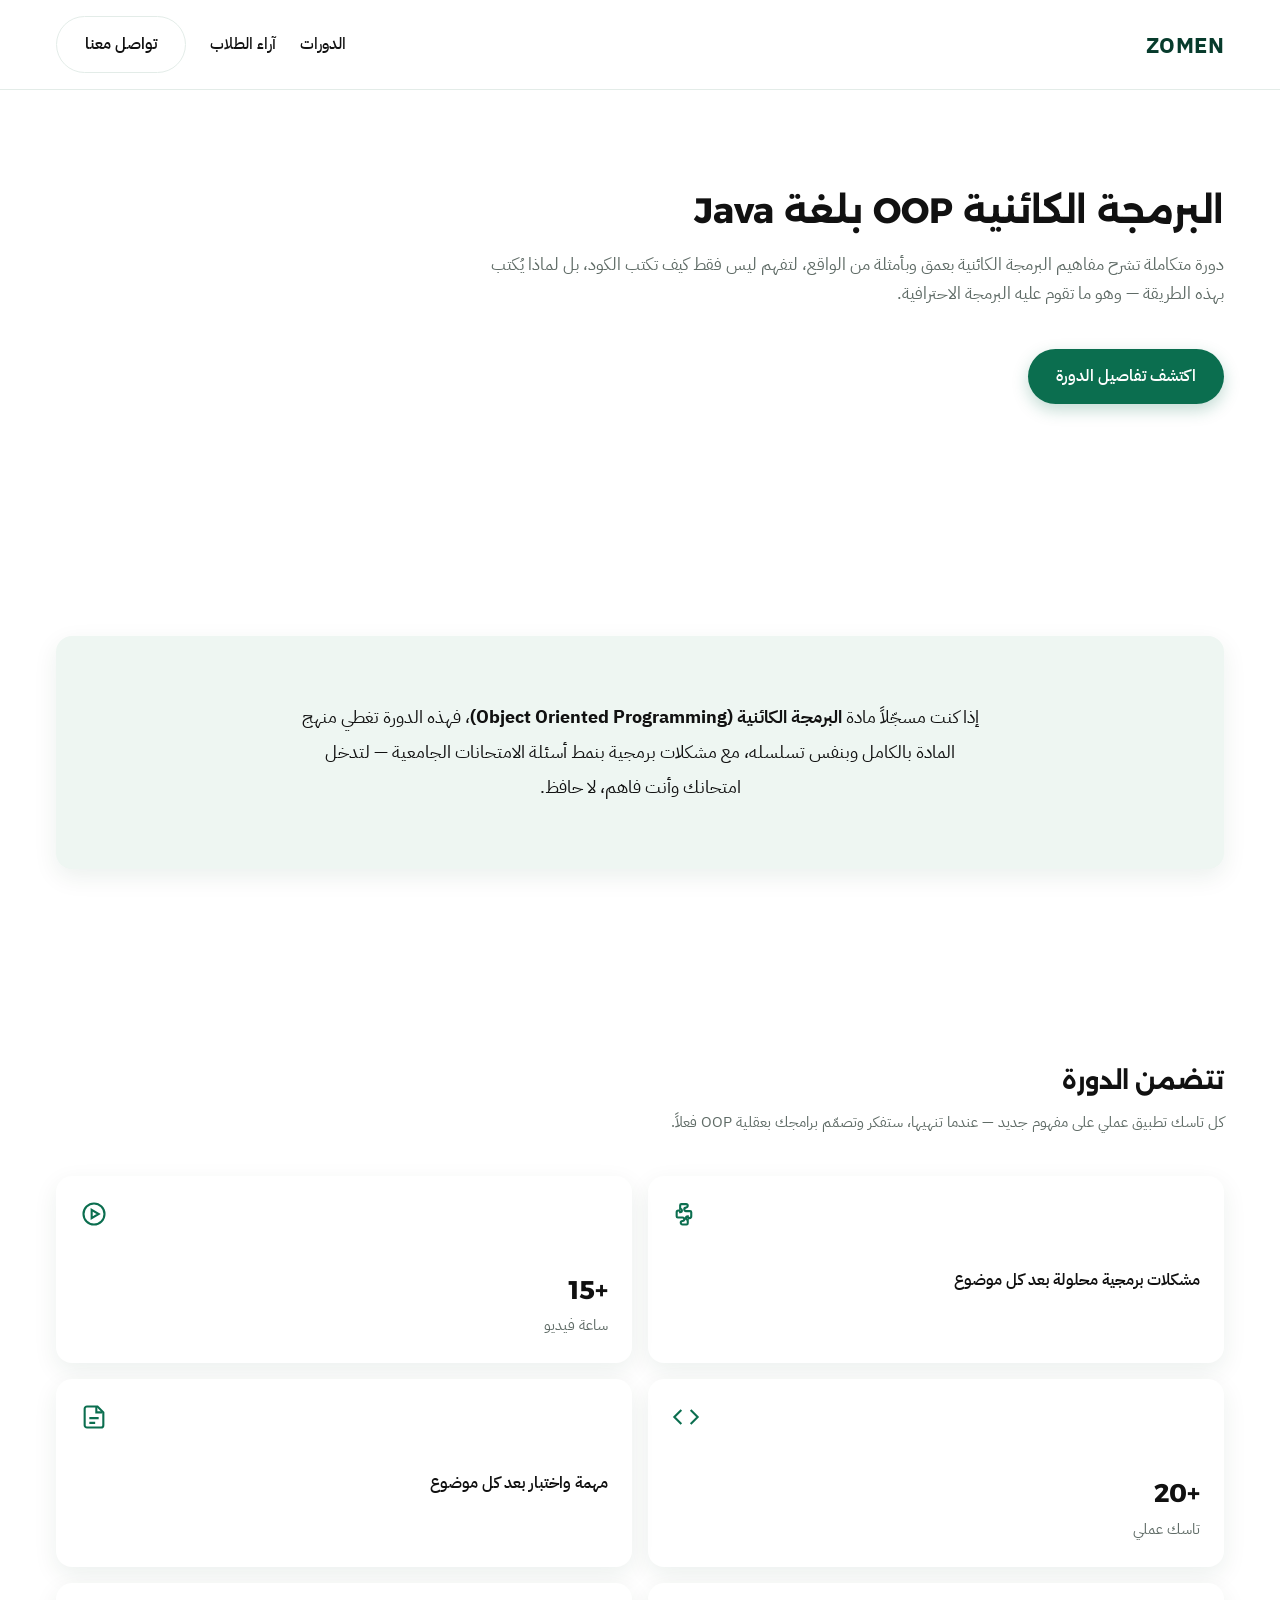
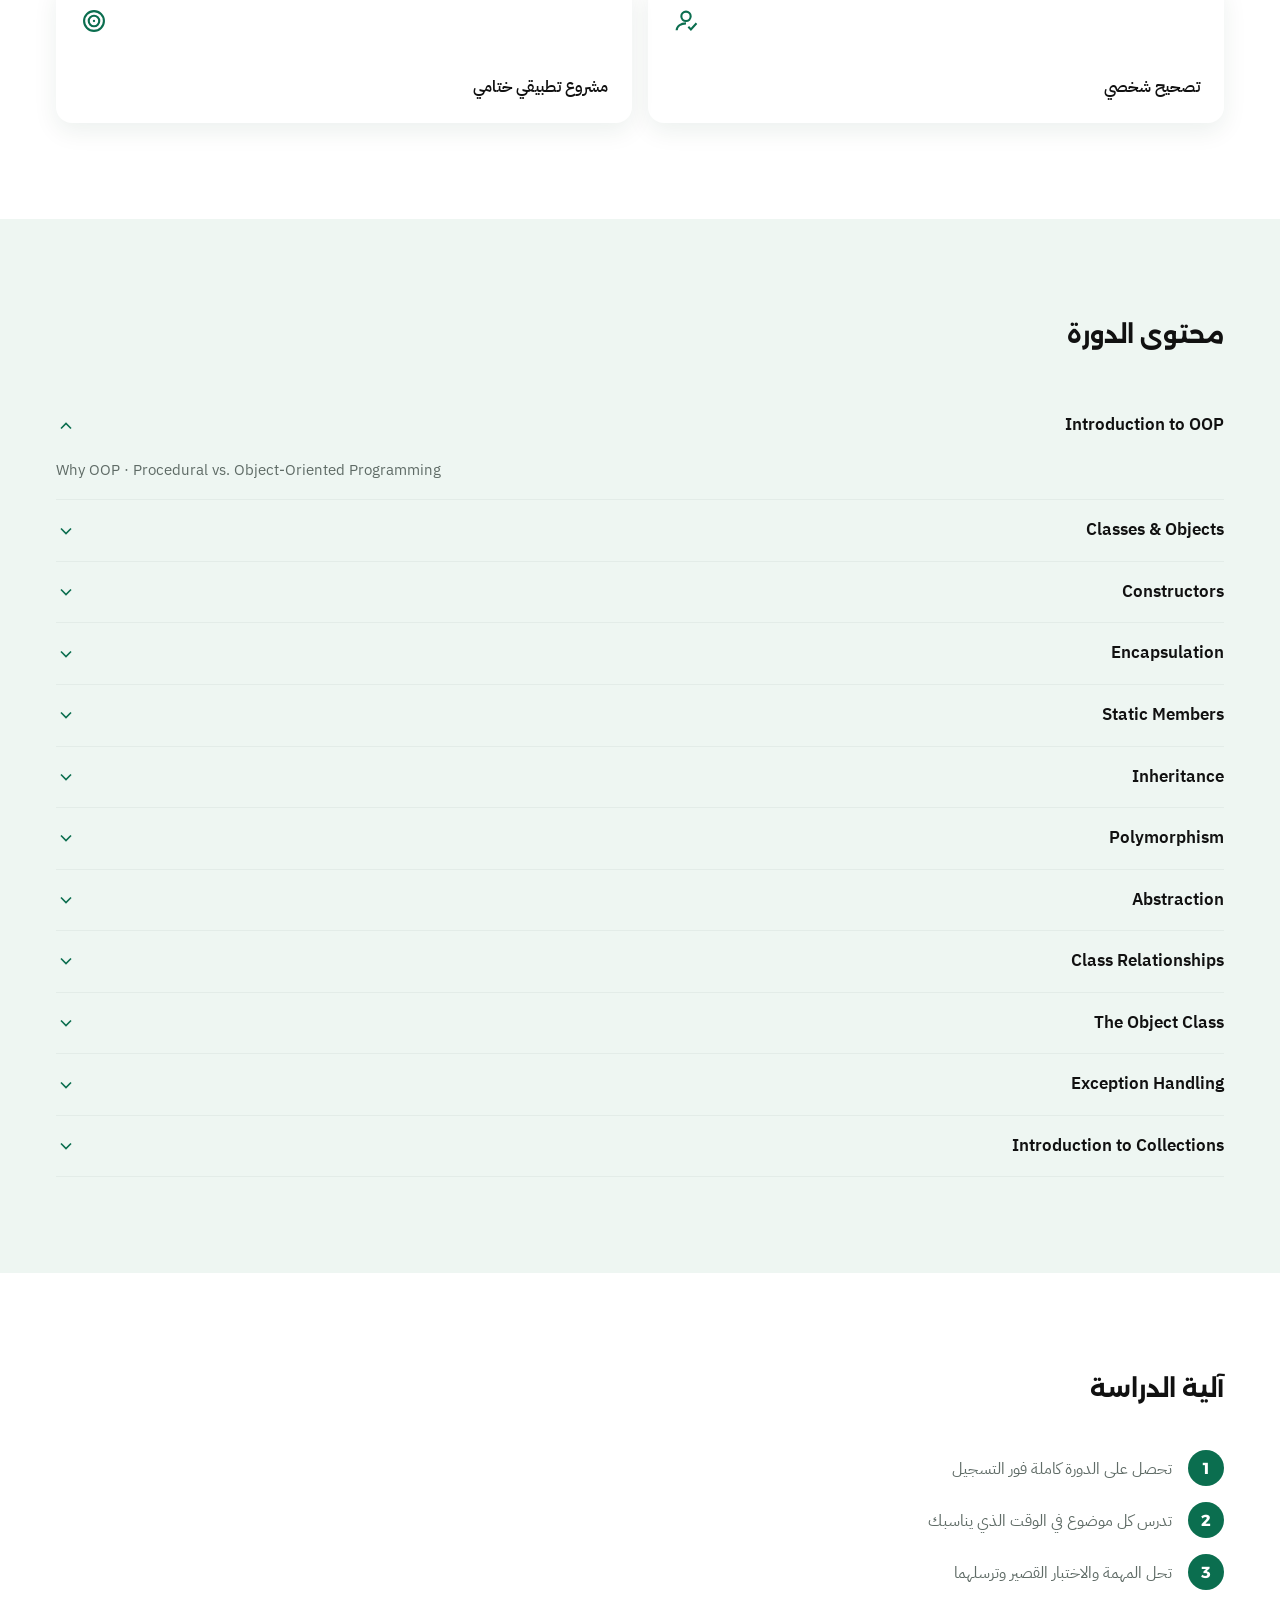
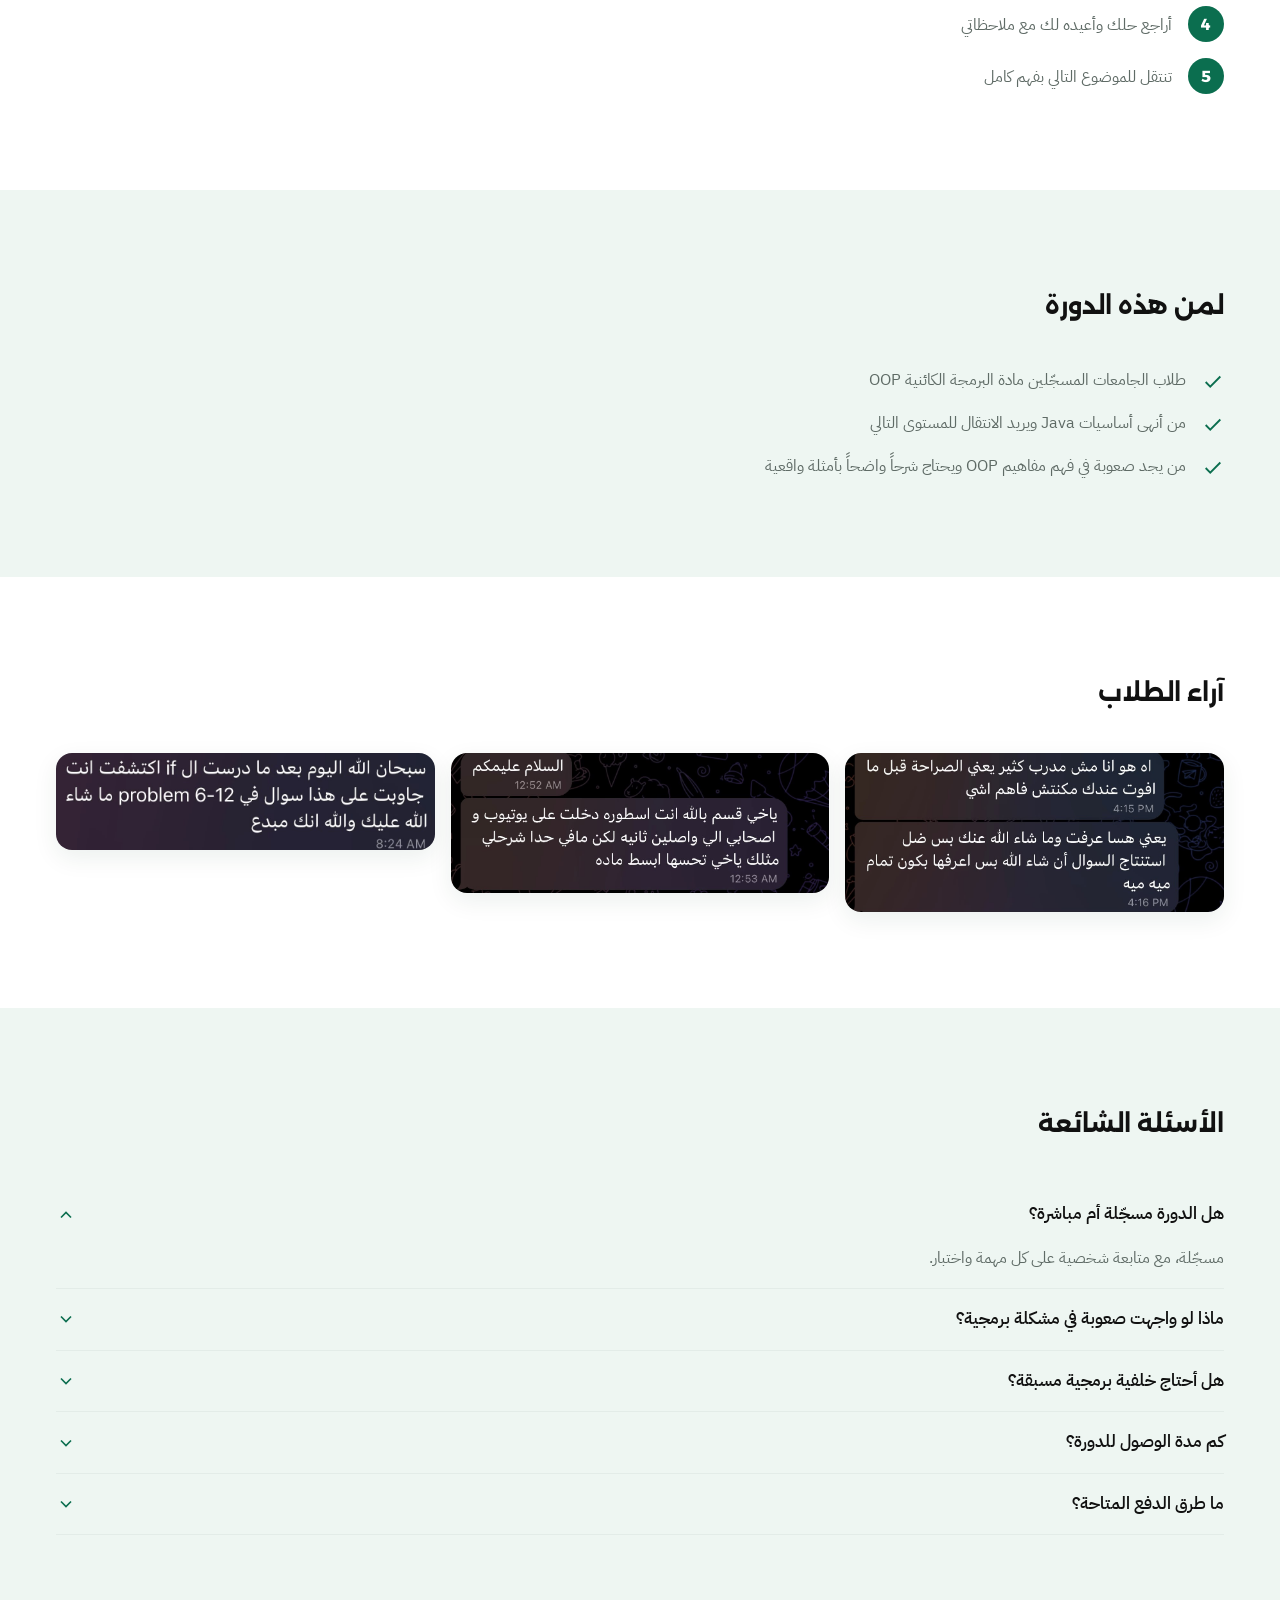
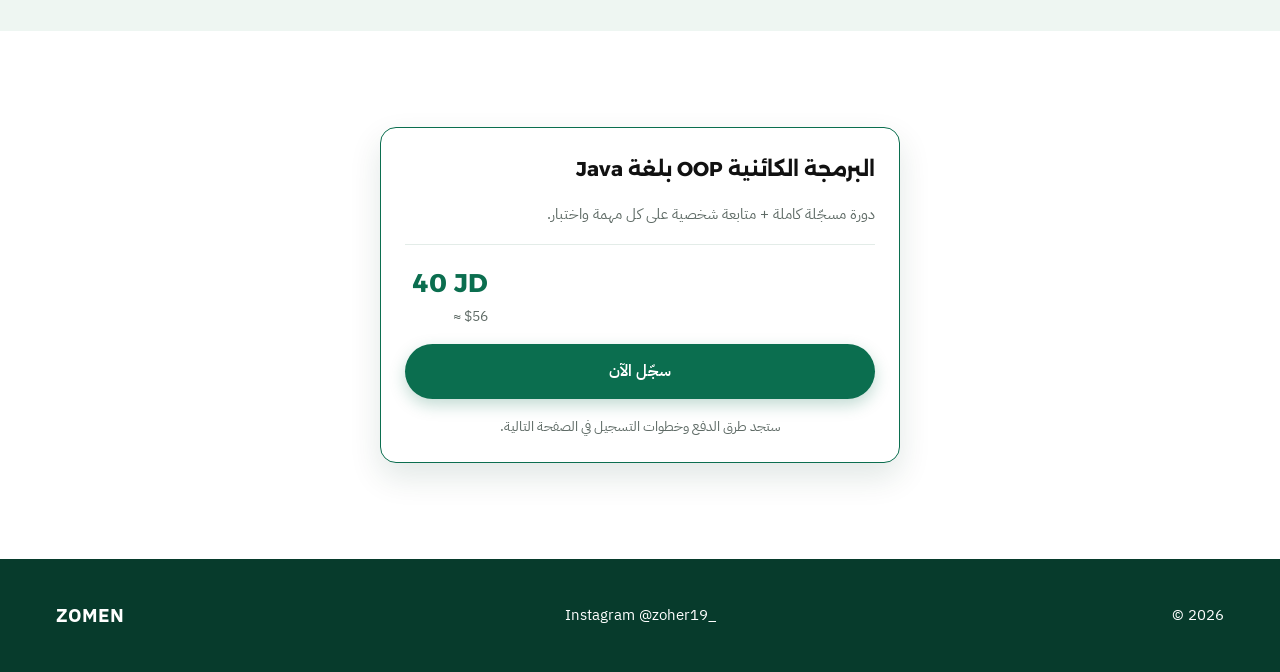
<file: courses/java-oop.html>
<!DOCTYPE html>
<html lang="ar" dir="rtl">
<head>
  <meta charset="UTF-8">
  <meta name="viewport" content="width=device-width, initial-scale=1.0">
  <title>البرمجة الكائنية OOP بلغة Java | ZOMEN</title>
  <meta name="description" content="دورة متكاملة تشرح مفاهيم البرمجة الكائنية بعمق وبأمثلة من الواقع، لتفهم ليس فقط كيف تكتب الكود، بل لماذا يُكتب بهذه الطريقة — وهو ما تقوم عليه البرمجة الاحترافية.">

  <meta property="og:title" content="البرمجة الكائنية OOP بلغة Java">
  <meta property="og:description" content="دورة متكاملة تشرح مفاهيم البرمجة الكائنية بعمق وبأمثلة من الواقع.">
  <meta property="og:image" content="../assets/images/og-image.png">
  <meta property="og:type" content="website">

  <link rel="icon" href="../assets/images/favicon.svg" type="image/svg+xml">
  <link rel="preconnect" href="https://fonts.googleapis.com">
  <link rel="preconnect" href="https://fonts.gstatic.com" crossorigin>
  <link href="https://fonts.googleapis.com/css2?family=Alexandria:wght@600;700&family=IBM+Plex+Sans+Arabic:wght@400;500&family=IBM+Plex+Sans:wght@400;500;600&display=swap" rel="stylesheet">

  <link rel="stylesheet" href="../assets/css/tokens.css">
  <link rel="stylesheet" href="../assets/css/base.css">
  <link rel="stylesheet" href="../assets/css/components.css">
  <link rel="stylesheet" href="../assets/css/pages.css">
</head>
<body>

  <header class="navbar">
    <div class="container navbar__inner">
      <a href="../index.html" class="navbar__logo">ZOMEN</a>

      <button class="navbar__toggle" aria-expanded="false" aria-controls="navMenu" aria-label="فتح القائمة">
        <span></span><span></span><span></span>
      </button>

      <nav class="navbar__menu" id="navMenu">
        <a href="../index.html#courses" class="navbar__link">الدورات</a>
        <a href="../index.html#testimonials" class="navbar__link">آراء الطلاب</a>
        <a href="../index.html#contact" class="btn btn--outline">تواصل معنا</a>
      </nav>
    </div>
  </header>

  <main>

    <!-- Hero -->
    <section class="section course-hero">
      <div class="container">
        <div class="course-hero__content">
          <h1>البرمجة الكائنية OOP بلغة Java</h1>
          <p class="course-hero__desc">دورة متكاملة تشرح مفاهيم البرمجة الكائنية بعمق وبأمثلة من الواقع، لتفهم ليس فقط كيف تكتب الكود، بل لماذا يُكتب بهذه الطريقة — وهو ما تقوم عليه البرمجة الاحترافية.</p>
          <a href="#course-details" class="btn btn--primary">اكتشف تفاصيل الدورة</a>
        </div>
      </div>
      <a href="#course-details" class="scroll-hint" tabindex="-1" aria-hidden="true">
        <span>اسحب للأسفل</span>
        <svg class="scroll-hint__arrow" viewBox="0 0 24 24" fill="none" stroke="currentColor" stroke-width="2" aria-hidden="true"><path d="M12 5v14"/><path d="m6 13 6 6 6-6"/></svg>
      </a>
    </section>

    <!-- مصممة لمادتك الجامعية -->
    <section class="section" id="course-details">
      <div class="container">
        <div class="highlight-card">
          <p class="highlight-card__text">إذا كنت مسجّلاً مادة <strong>البرمجة الكائنية (Object Oriented Programming)</strong>، فهذه الدورة تغطي منهج المادة بالكامل وبنفس تسلسله، مع مشكلات برمجية بنمط أسئلة الامتحانات الجامعية — لتدخل امتحانك وأنت فاهم، لا حافظ.</p>
        </div>
      </div>
    </section>

    <!-- تتضمن الدورة -->
    <section class="section">
      <div class="container">
        <div class="section__head">
          <h2>تتضمن الدورة</h2>
          <p class="section__desc">كل تاسك تطبيق عملي على مفهوم جديد — عندما تنهيها، ستفكر وتصمّم برامجك بعقلية OOP فعلاً.</p>
        </div>
        <div class="feature-grid">
          <div class="feature-card">
            <svg class="feature-card__icon" viewBox="0 0 24 24" fill="none" stroke="currentColor" stroke-width="1.8" aria-hidden="true"><path d="M9 3.5h3a1.5 1.5 0 0 1 0 3 1.5 1.5 0 0 0 0 3h3.5a1 1 0 0 1 1 1V14a1.5 1.5 0 0 1-3 0 1.5 1.5 0 0 0 0 3v3a1 1 0 0 1-1 1h-3.5a1.5 1.5 0 0 1 0-3 1.5 1.5 0 0 0 0-3H5a1 1 0 0 1-1-1v-3.5a1.5 1.5 0 0 1 3 0 1.5 1.5 0 0 0 0-3V4.5a1 1 0 0 1 1-1z"/></svg>
            <div class="feature-card__text"><span class="feature-card__title">مشكلات برمجية محلولة بعد كل موضوع</span></div>
          </div>
          <div class="feature-card">
            <svg class="feature-card__icon" viewBox="0 0 24 24" fill="none" stroke="currentColor" stroke-width="1.8" aria-hidden="true"><circle cx="12" cy="12" r="9"/><path d="M10 8.5v7l6-3.5-6-3.5z"/></svg>
            <div class="feature-card__text">
              <span class="feature-card__value">+15</span>
              <span class="feature-card__label">ساعة فيديو</span>
            </div>
          </div>
          <div class="feature-card" data-practice="java-oop">
            <svg class="feature-card__icon" viewBox="0 0 24 24" fill="none" stroke="currentColor" stroke-width="1.8" aria-hidden="true"><polyline points="16 18 22 12 16 6"/><polyline points="8 6 2 12 8 18"/></svg>
            <div class="feature-card__text">
              <span class="feature-card__value" data-practice-value>+20</span>
              <span class="feature-card__label" data-practice-label>تاسك عملي</span>
            </div>
          </div>
          <div class="feature-card">
            <svg class="feature-card__icon" viewBox="0 0 24 24" fill="none" stroke="currentColor" stroke-width="1.8" aria-hidden="true"><path d="M4 19V5a2 2 0 0 1 2-2h9l5 5v11a2 2 0 0 1-2 2H6a2 2 0 0 1-2-2Z"/><path d="M14 3v5h5"/><path d="M8 13h8M8 17h5"/></svg>
            <div class="feature-card__text"><span class="feature-card__title">مهمة واختبار بعد كل موضوع</span></div>
          </div>
          <div class="feature-card">
            <svg class="feature-card__icon" viewBox="0 0 24 24" fill="none" stroke="currentColor" stroke-width="1.8" aria-hidden="true"><circle cx="12" cy="8" r="4"/><path d="M4 20c0-3.6 3.6-6 8-6"/><path d="m14 17 2.2 2.2L21 14"/></svg>
            <div class="feature-card__text"><span class="feature-card__title">تصحيح شخصي</span></div>
          </div>
          <div class="feature-card">
            <svg class="feature-card__icon" viewBox="0 0 24 24" fill="none" stroke="currentColor" stroke-width="1.8" aria-hidden="true"><circle cx="12" cy="12" r="8.5"/><circle cx="12" cy="12" r="4.5"/><circle cx="12" cy="12" r="1" fill="currentColor" stroke="none"/></svg>
            <div class="feature-card__text"><span class="feature-card__title">مشروع تطبيقي ختامي</span></div>
          </div>
        </div>
      </div>
    </section>

    <!-- محتوى الدورة -->
    <section class="section section--alt">
      <div class="container">
        <div class="section__head">
          <h2>محتوى الدورة</h2>
        </div>
        <div class="accordion">
          <details class="accordion__item" open>
            <summary>Introduction to OOP
              <svg class="accordion__caret" viewBox="0 0 24 24" width="20" height="20" fill="none" stroke="currentColor" stroke-width="2" aria-hidden="true"><polyline points="6 9 12 15 18 9"/></svg>
            </summary>
            <div class="accordion__content" dir="ltr" lang="en">
              <p class="accordion__topics">Why OOP · Procedural vs. Object-Oriented Programming</p>
            </div>
          </details>
          <details class="accordion__item">
            <summary>Classes &amp; Objects
              <svg class="accordion__caret" viewBox="0 0 24 24" width="20" height="20" fill="none" stroke="currentColor" stroke-width="2" aria-hidden="true"><polyline points="6 9 12 15 18 9"/></svg>
            </summary>
            <div class="accordion__content" dir="ltr" lang="en">
              <p class="accordion__topics">Attributes &amp; Methods · Creating Objects · Object References in Memory</p>
            </div>
          </details>
          <details class="accordion__item">
            <summary>Constructors
              <svg class="accordion__caret" viewBox="0 0 24 24" width="20" height="20" fill="none" stroke="currentColor" stroke-width="2" aria-hidden="true"><polyline points="6 9 12 15 18 9"/></svg>
            </summary>
            <div class="accordion__content" dir="ltr" lang="en">
              <p class="accordion__topics">Default &amp; Parameterized Constructors · Constructor Overloading · The this Keyword · Constructor Chaining</p>
            </div>
          </details>
          <details class="accordion__item">
            <summary>Encapsulation
              <svg class="accordion__caret" viewBox="0 0 24 24" width="20" height="20" fill="none" stroke="currentColor" stroke-width="2" aria-hidden="true"><polyline points="6 9 12 15 18 9"/></svg>
            </summary>
            <div class="accordion__content" dir="ltr" lang="en">
              <p class="accordion__topics">Access Modifiers · Getters &amp; Setters</p>
            </div>
          </details>
          <details class="accordion__item">
            <summary>Static Members
              <svg class="accordion__caret" viewBox="0 0 24 24" width="20" height="20" fill="none" stroke="currentColor" stroke-width="2" aria-hidden="true"><polyline points="6 9 12 15 18 9"/></svg>
            </summary>
            <div class="accordion__content" dir="ltr" lang="en">
              <p class="accordion__topics">Static Variables &amp; Static Methods</p>
            </div>
          </details>
          <details class="accordion__item">
            <summary>Inheritance
              <svg class="accordion__caret" viewBox="0 0 24 24" width="20" height="20" fill="none" stroke="currentColor" stroke-width="2" aria-hidden="true"><polyline points="6 9 12 15 18 9"/></svg>
            </summary>
            <div class="accordion__content" dir="ltr" lang="en">
              <p class="accordion__topics">extends · The super Keyword · Types of Inheritance · Method Overriding</p>
            </div>
          </details>
          <details class="accordion__item">
            <summary>Polymorphism
              <svg class="accordion__caret" viewBox="0 0 24 24" width="20" height="20" fill="none" stroke="currentColor" stroke-width="2" aria-hidden="true"><polyline points="6 9 12 15 18 9"/></svg>
            </summary>
            <div class="accordion__content" dir="ltr" lang="en">
              <p class="accordion__topics">Upcasting &amp; Downcasting · instanceof · Dynamic Binding</p>
            </div>
          </details>
          <details class="accordion__item">
            <summary>Abstraction
              <svg class="accordion__caret" viewBox="0 0 24 24" width="20" height="20" fill="none" stroke="currentColor" stroke-width="2" aria-hidden="true"><polyline points="6 9 12 15 18 9"/></svg>
            </summary>
            <div class="accordion__content" dir="ltr" lang="en">
              <p class="accordion__topics">Abstract Classes · Interfaces</p>
            </div>
          </details>
          <details class="accordion__item">
            <summary>Class Relationships
              <svg class="accordion__caret" viewBox="0 0 24 24" width="20" height="20" fill="none" stroke="currentColor" stroke-width="2" aria-hidden="true"><polyline points="6 9 12 15 18 9"/></svg>
            </summary>
            <div class="accordion__content" dir="ltr" lang="en">
              <p class="accordion__topics">Composition · Aggregation · UML Class Diagrams</p>
            </div>
          </details>
          <details class="accordion__item">
            <summary>The Object Class
              <svg class="accordion__caret" viewBox="0 0 24 24" width="20" height="20" fill="none" stroke="currentColor" stroke-width="2" aria-hidden="true"><polyline points="6 9 12 15 18 9"/></svg>
            </summary>
            <div class="accordion__content" dir="ltr" lang="en">
              <p class="accordion__topics">toString() · equals()</p>
            </div>
          </details>
          <details class="accordion__item">
            <summary>Exception Handling
              <svg class="accordion__caret" viewBox="0 0 24 24" width="20" height="20" fill="none" stroke="currentColor" stroke-width="2" aria-hidden="true"><polyline points="6 9 12 15 18 9"/></svg>
            </summary>
            <div class="accordion__content" dir="ltr" lang="en">
              <p class="accordion__topics">try-catch-finally · throw &amp; throws · Custom Exceptions</p>
            </div>
          </details>
          <details class="accordion__item">
            <summary>Introduction to Collections
              <svg class="accordion__caret" viewBox="0 0 24 24" width="20" height="20" fill="none" stroke="currentColor" stroke-width="2" aria-hidden="true"><polyline points="6 9 12 15 18 9"/></svg>
            </summary>
            <div class="accordion__content" dir="ltr" lang="en">
              <p class="accordion__topics">ArrayList · Introduction to Generics</p>
            </div>
          </details>
        </div>
      </div>
    </section>

    <!-- آلية الدراسة -->
    <section class="section">
      <div class="container">
        <div class="section__head">
          <h2>آلية الدراسة</h2>
        </div>
        <ol class="steps">
          <li class="step"><span class="step__number">1</span><span class="step__text">تحصل على الدورة كاملة فور التسجيل</span></li>
          <li class="step"><span class="step__number">2</span><span class="step__text">تدرس كل موضوع في الوقت الذي يناسبك</span></li>
          <li class="step"><span class="step__number">3</span><span class="step__text">تحل المهمة والاختبار القصير وترسلهما</span></li>
          <li class="step"><span class="step__number">4</span><span class="step__text">أراجع حلك وأعيده لك مع ملاحظاتي</span></li>
          <li class="step"><span class="step__number">5</span><span class="step__text">تنتقل للموضوع التالي بفهم كامل</span></li>
        </ol>
      </div>
    </section>

    <!-- لمن هذه الدورة -->
    <section class="section section--alt">
      <div class="container">
        <div class="section__head">
          <h2>لمن هذه الدورة</h2>
        </div>
        <ul class="audience-list">
          <li class="audience-list__item">
            <svg class="audience-list__icon" viewBox="0 0 24 24" width="22" height="22" fill="none" stroke="currentColor" stroke-width="2" aria-hidden="true"><path d="M20 6 9 17l-5-5"/></svg>
            <span>طلاب الجامعات المسجّلين مادة البرمجة الكائنية OOP</span>
          </li>
          <li class="audience-list__item">
            <svg class="audience-list__icon" viewBox="0 0 24 24" width="22" height="22" fill="none" stroke="currentColor" stroke-width="2" aria-hidden="true"><path d="M20 6 9 17l-5-5"/></svg>
            <span>من أنهى أساسيات Java ويريد الانتقال للمستوى التالي</span>
          </li>
          <li class="audience-list__item">
            <svg class="audience-list__icon" viewBox="0 0 24 24" width="22" height="22" fill="none" stroke="currentColor" stroke-width="2" aria-hidden="true"><path d="M20 6 9 17l-5-5"/></svg>
            <span>من يجد صعوبة في فهم مفاهيم OOP ويحتاج شرحاً واضحاً بأمثلة واقعية</span>
          </li>
        </ul>
      </div>
    </section>

    <!-- آراء الطلاب -->
    <section class="section">
      <div class="container">
        <div class="section__head">
          <h2>آراء الطلاب</h2>
        </div>
        <div class="testimonial-grid">
          <div class="testimonial-grid__item"><img src="../assets/images/feedback/feedback-10.jpg" alt="رسالة تقييم من طالب أنهى دورة OOP بلغة Java" loading="lazy" width="400" height="167"></div>
          <div class="testimonial-grid__item"><img src="../assets/images/feedback/feedback-11.jpg" alt="رسالة تقييم من طالب أنهى دورة OOP بلغة Java" loading="lazy" width="400" height="148"></div>
          <div class="testimonial-grid__item"><img src="../assets/images/feedback/feedback-12.jpg" alt="رسالة تقييم من طالب أنهى دورة OOP بلغة Java" loading="lazy" width="400" height="102"></div>
        </div>
      </div>
    </section>

    <!-- الأسئلة الشائعة -->
    <section class="section section--alt">
      <div class="container">
        <div class="section__head">
          <h2>الأسئلة الشائعة</h2>
        </div>
        <div class="accordion">
          <details class="accordion__item" open>
            <summary>هل الدورة مسجّلة أم مباشرة؟
              <svg class="accordion__caret" viewBox="0 0 24 24" width="20" height="20" fill="none" stroke="currentColor" stroke-width="2" aria-hidden="true"><polyline points="6 9 12 15 18 9"/></svg>
            </summary>
            <div class="accordion__content"><p>مسجّلة، مع متابعة شخصية على كل مهمة واختبار.</p></div>
          </details>
          <details class="accordion__item">
            <summary>ماذا لو واجهت صعوبة في مشكلة برمجية؟
              <svg class="accordion__caret" viewBox="0 0 24 24" width="20" height="20" fill="none" stroke="currentColor" stroke-width="2" aria-hidden="true"><polyline points="6 9 12 15 18 9"/></svg>
            </summary>
            <div class="accordion__content"><p>ترسل سؤالك مباشرة وأرد عليك.</p></div>
          </details>
          <details class="accordion__item">
            <summary>هل أحتاج خلفية برمجية مسبقة؟
              <svg class="accordion__caret" viewBox="0 0 24 24" width="20" height="20" fill="none" stroke="currentColor" stroke-width="2" aria-hidden="true"><polyline points="6 9 12 15 18 9"/></svg>
            </summary>
            <div class="accordion__content"><p>لا، الدورة تبدأ من الصفر تماماً.</p></div>
          </details>
          <details class="accordion__item">
            <summary>كم مدة الوصول للدورة؟
              <svg class="accordion__caret" viewBox="0 0 24 24" width="20" height="20" fill="none" stroke="currentColor" stroke-width="2" aria-hidden="true"><polyline points="6 9 12 15 18 9"/></svg>
            </summary>
            <div class="accordion__content"><p>سنة كاملة من تاريخ التسجيل.</p></div>
          </details>
          <details class="accordion__item">
            <summary>ما طرق الدفع المتاحة؟
              <svg class="accordion__caret" viewBox="0 0 24 24" width="20" height="20" fill="none" stroke="currentColor" stroke-width="2" aria-hidden="true"><polyline points="6 9 12 15 18 9"/></svg>
            </summary>
            <div class="accordion__content"><p>داخل الأردن عبر CliQ، ومن خارج الأردن عبر Western Union. التفاصيل الكاملة بصفحة التسجيل.</p></div>
          </details>
        </div>
      </div>
    </section>

    <!-- CTA ختامي -->
    <section class="section">
      <div class="container">
        <aside class="price-card price-card--cta">
          <h2 class="price-card__title">البرمجة الكائنية OOP بلغة Java</h2>
          <p class="price-card__desc">دورة مسجّلة كاملة + متابعة شخصية على كل مهمة واختبار.</p>
          <hr class="price-card__divider">
          <div class="price-card__row" data-price="java-oop">
            <span class="price-card__badge" data-offer-badge hidden>عرض لفترة محدودة · حتى الخميس 26/11</span>
            <span class="price-card__price">
              <span class="price-card__old" data-offer-old hidden>40 JD</span>
              <span class="price-card__new" data-price-jd>40 JD</span>
              <span class="price-card__usd" data-price-usd>≈ $56</span>
            </span>
          </div>
          <a href="../register.html?course=java-oop" class="btn btn--primary btn--block">سجّل الآن</a>
          <p class="price-card__note">ستجد طرق الدفع وخطوات التسجيل في الصفحة التالية.</p>
        </aside>
      </div>
    </section>

  </main>

  <footer class="footer">
    <div class="container footer__inner">
      <span dir="ltr">© 2026</span>
      <a href="https://www.instagram.com/zoher19_/" class="footer__link js-instagram-link" target="_blank" rel="noopener" dir="ltr">Instagram @zoher19_</a>
      <span class="footer__logo">ZOMEN</span>
    </div>
  </footer>

  <script src="../assets/js/config.js"></script>
  <script src="../assets/js/main.js"></script>
</body>
</html>
</file>
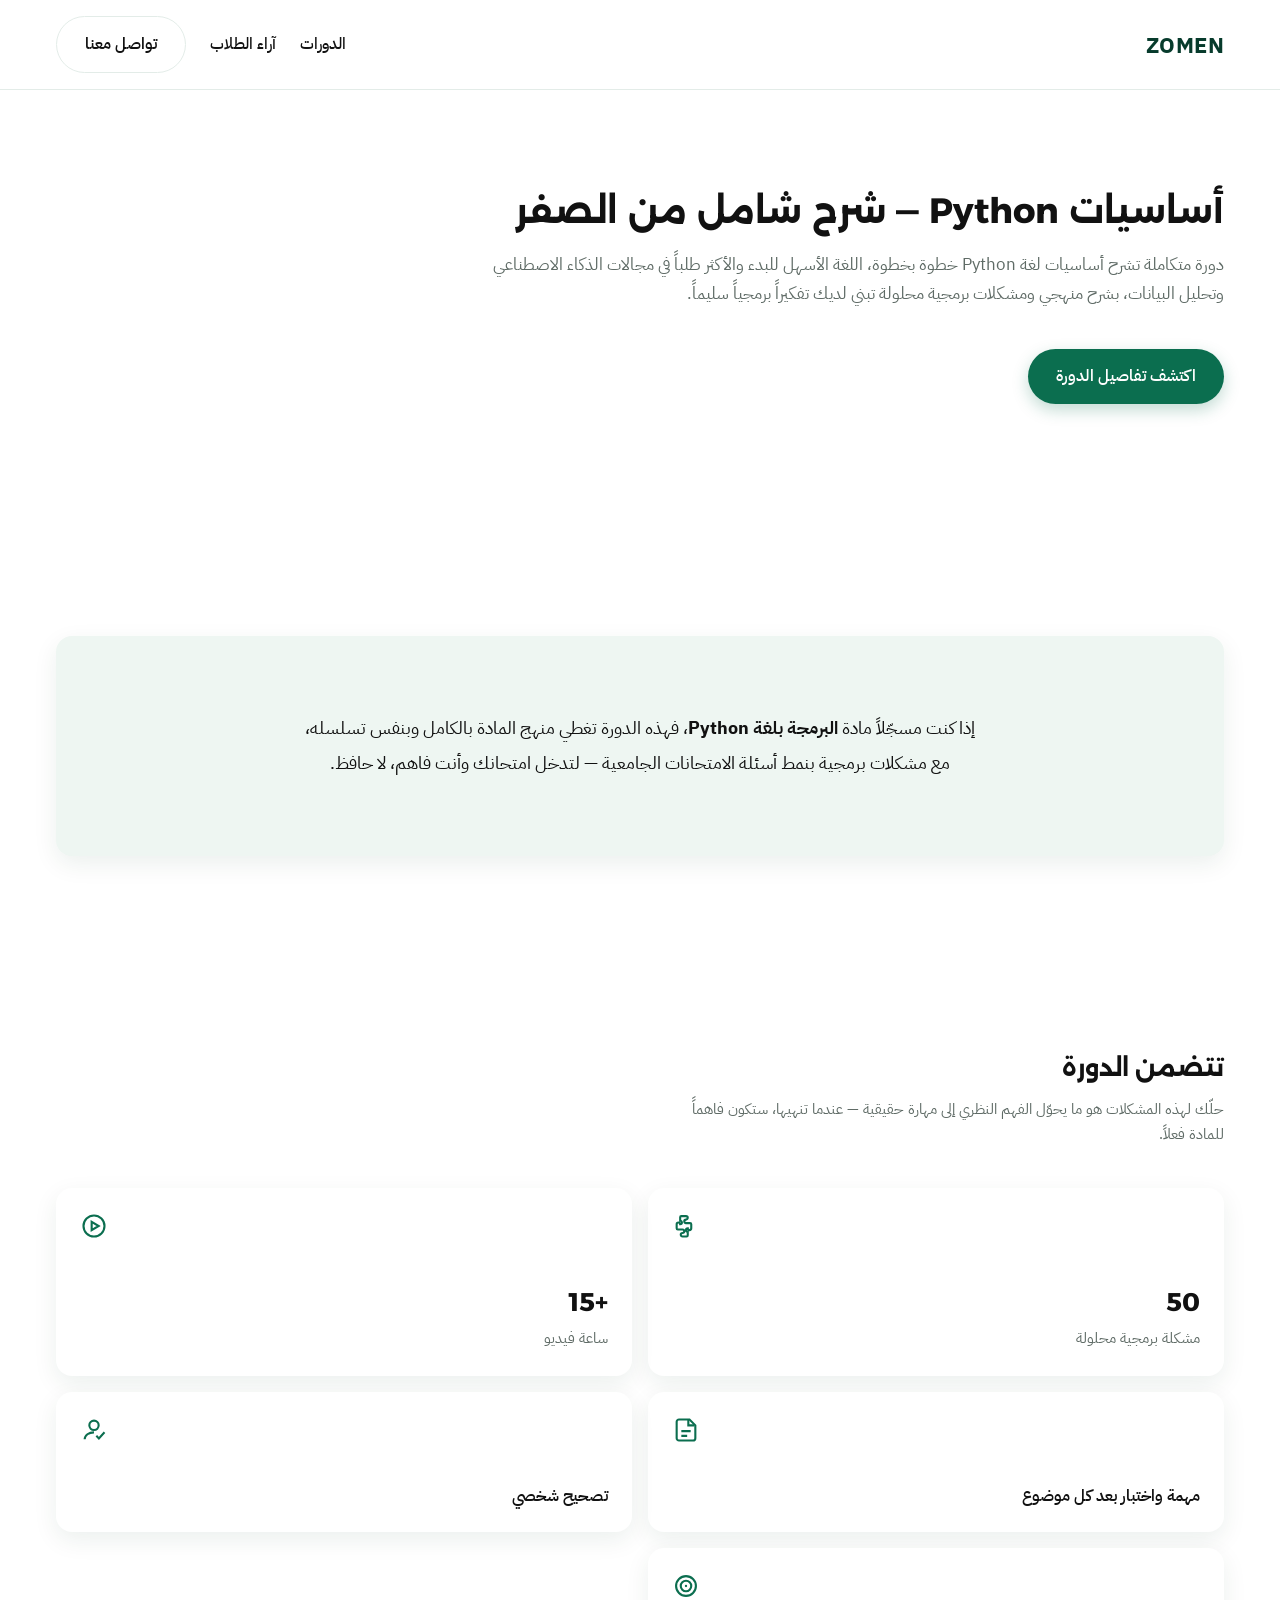
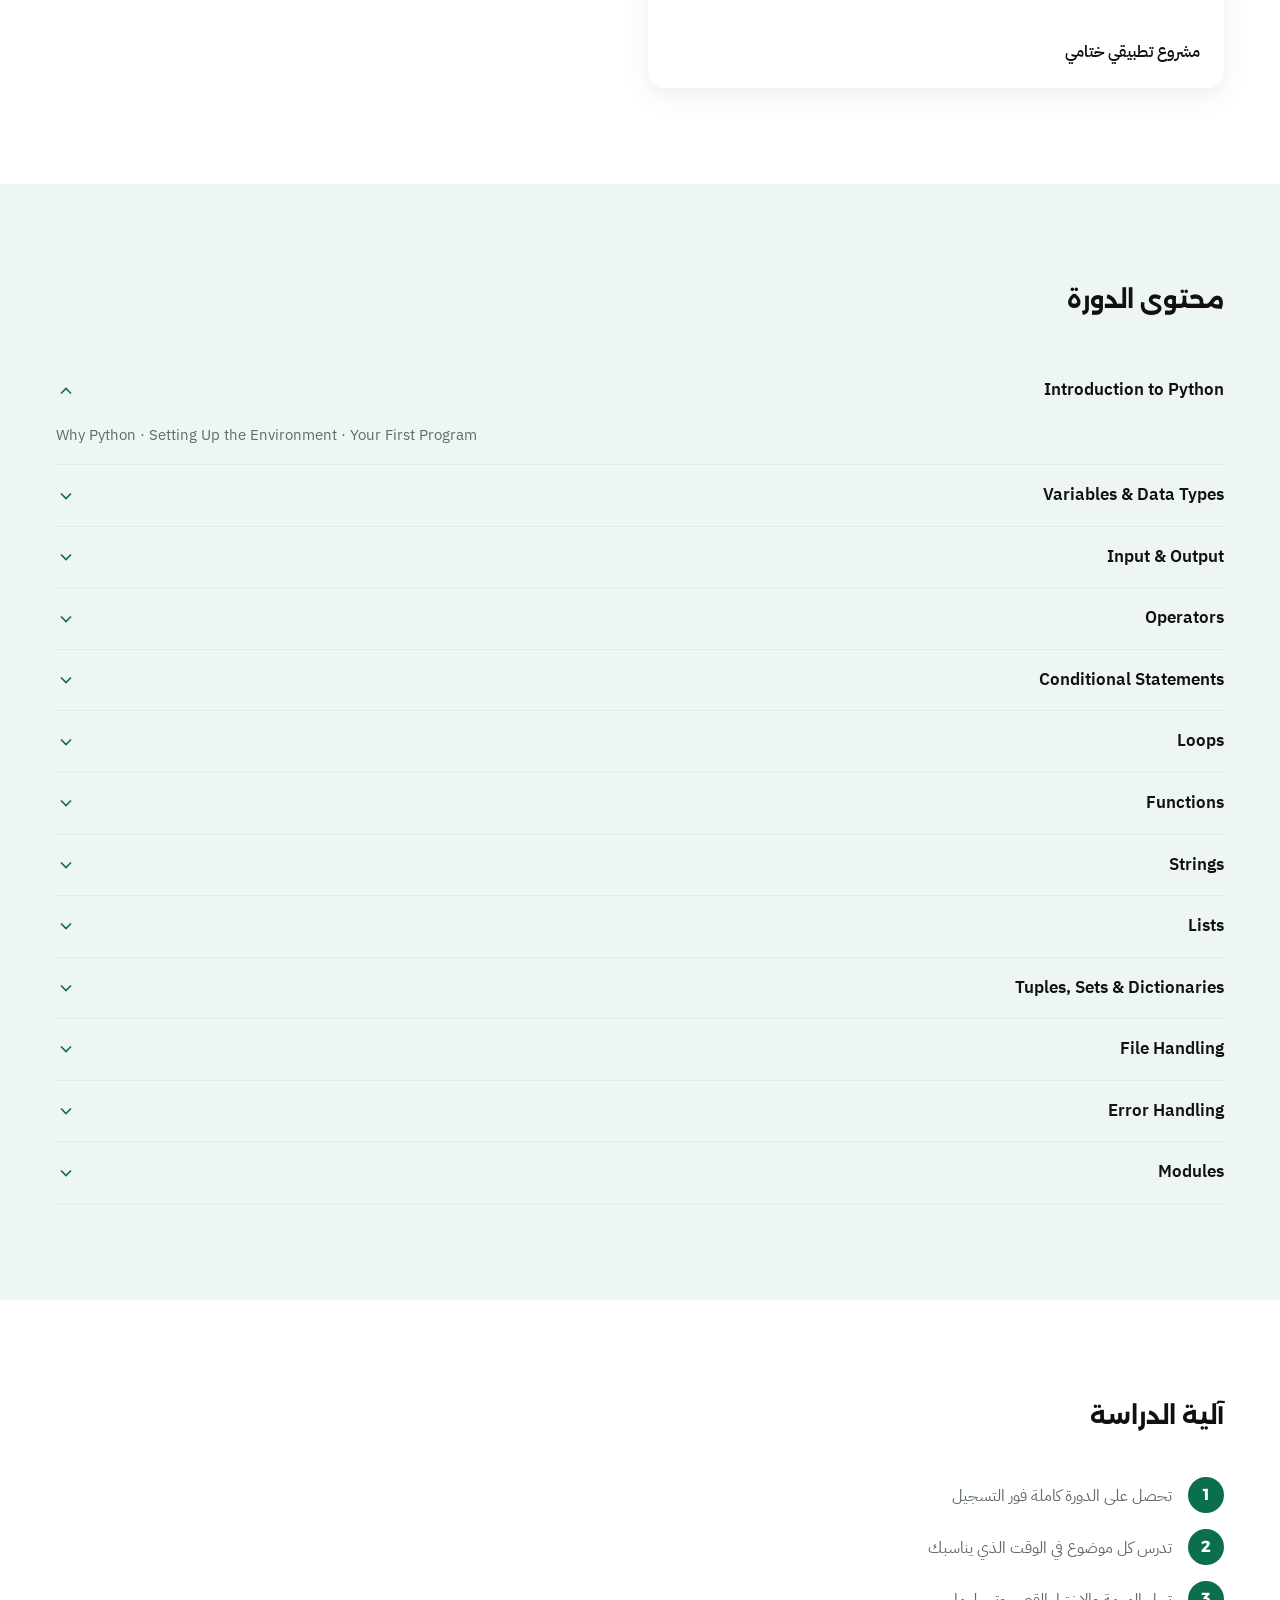
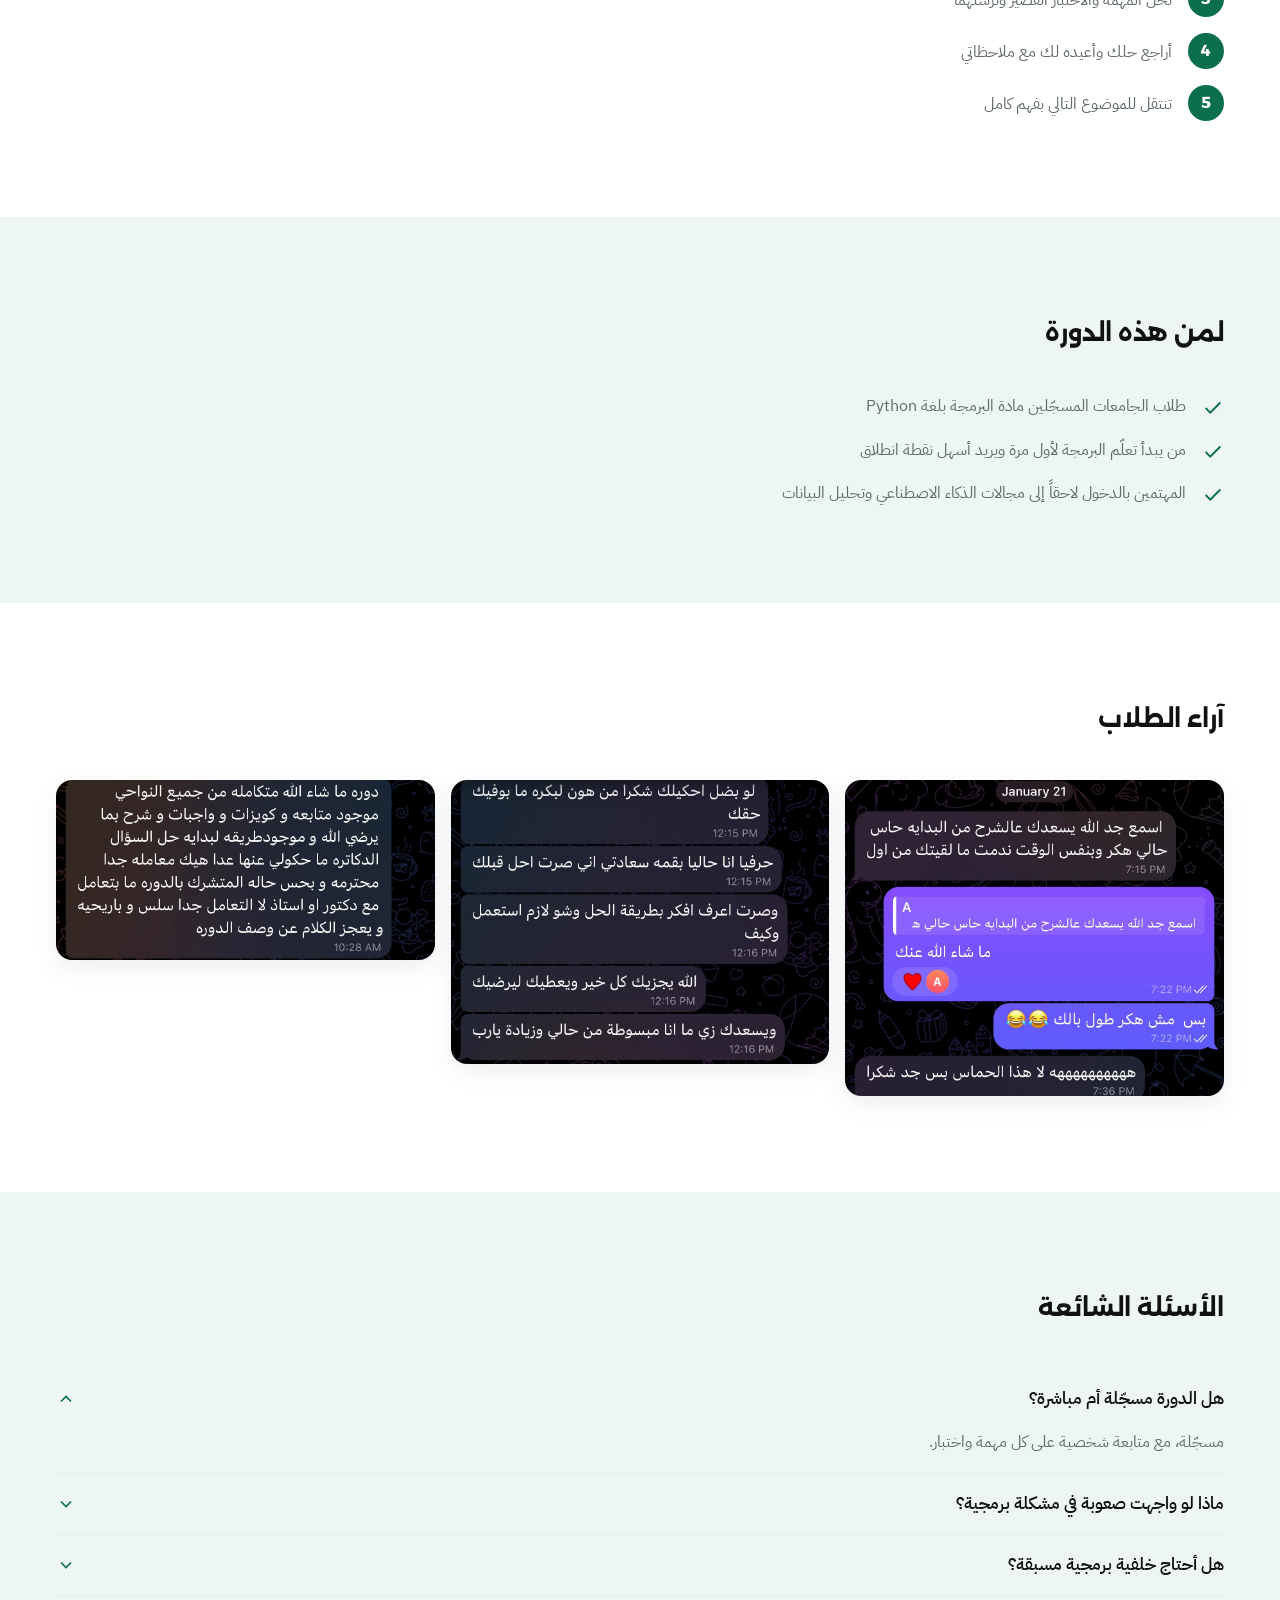
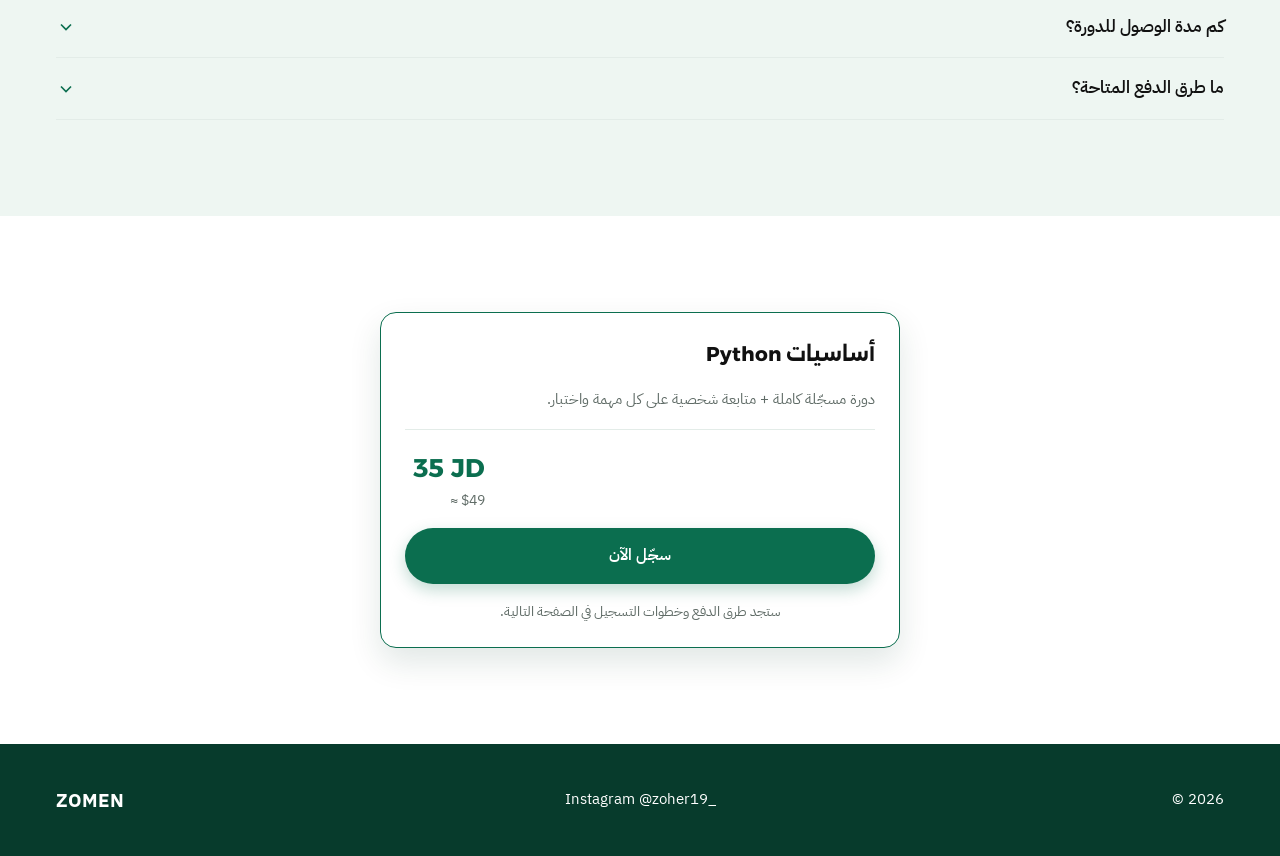
<file: courses/python-fundamentals.html>
<!DOCTYPE html>
<html lang="ar" dir="rtl">
<head>
  <meta charset="UTF-8">
  <meta name="viewport" content="width=device-width, initial-scale=1.0">
  <title>أساسيات Python — شرح شامل من الصفر | ZOMEN</title>
  <meta name="description" content="دورة متكاملة تشرح أساسيات لغة Python خطوة بخطوة، اللغة الأسهل للبدء والأكثر طلباً في مجالات الذكاء الاصطناعي وتحليل البيانات، بشرح منهجي ومشكلات برمجية محلولة.">

  <meta property="og:title" content="أساسيات Python — شرح شامل من الصفر">
  <meta property="og:description" content="دورة متكاملة تشرح أساسيات لغة Python خطوة بخطوة، بشرح منهجي ومشكلات برمجية محلولة.">
  <meta property="og:image" content="../assets/images/og-image.png">
  <meta property="og:type" content="website">

  <link rel="icon" href="../assets/images/favicon.svg" type="image/svg+xml">
  <link rel="preconnect" href="https://fonts.googleapis.com">
  <link rel="preconnect" href="https://fonts.gstatic.com" crossorigin>
  <link href="https://fonts.googleapis.com/css2?family=Alexandria:wght@600;700&family=IBM+Plex+Sans+Arabic:wght@400;500&family=IBM+Plex+Sans:wght@400;500;600&display=swap" rel="stylesheet">

  <link rel="stylesheet" href="../assets/css/tokens.css">
  <link rel="stylesheet" href="../assets/css/base.css">
  <link rel="stylesheet" href="../assets/css/components.css">
  <link rel="stylesheet" href="../assets/css/pages.css">
</head>
<body>

  <header class="navbar">
    <div class="container navbar__inner">
      <a href="../index.html" class="navbar__logo">ZOMEN</a>

      <button class="navbar__toggle" aria-expanded="false" aria-controls="navMenu" aria-label="فتح القائمة">
        <span></span><span></span><span></span>
      </button>

      <nav class="navbar__menu" id="navMenu">
        <a href="../index.html#courses" class="navbar__link">الدورات</a>
        <a href="../index.html#testimonials" class="navbar__link">آراء الطلاب</a>
        <a href="../index.html#contact" class="btn btn--outline">تواصل معنا</a>
      </nav>
    </div>
  </header>

  <main>

    <!-- Hero -->
    <section class="section course-hero">
      <div class="container">
        <div class="course-hero__content">
          <h1>أساسيات Python — شرح شامل من الصفر</h1>
          <p class="course-hero__desc">دورة متكاملة تشرح أساسيات لغة Python خطوة بخطوة، اللغة الأسهل للبدء والأكثر طلباً في مجالات الذكاء الاصطناعي وتحليل البيانات، بشرح منهجي ومشكلات برمجية محلولة تبني لديك تفكيراً برمجياً سليماً.</p>
          <a href="#course-details" class="btn btn--primary">اكتشف تفاصيل الدورة</a>
        </div>
      </div>
      <a href="#course-details" class="scroll-hint" tabindex="-1" aria-hidden="true">
        <span>اسحب للأسفل</span>
        <svg class="scroll-hint__arrow" viewBox="0 0 24 24" fill="none" stroke="currentColor" stroke-width="2" aria-hidden="true"><path d="M12 5v14"/><path d="m6 13 6 6 6-6"/></svg>
      </a>
    </section>

    <!-- مصممة لمادتك الجامعية -->
    <section class="section" id="course-details">
      <div class="container">
        <div class="highlight-card">
          <p class="highlight-card__text">إذا كنت مسجّلاً مادة <strong>البرمجة بلغة Python</strong>، فهذه الدورة تغطي منهج المادة بالكامل وبنفس تسلسله، مع مشكلات برمجية بنمط أسئلة الامتحانات الجامعية — لتدخل امتحانك وأنت فاهم، لا حافظ.</p>
        </div>
      </div>
    </section>

    <!-- تتضمن الدورة -->
    <section class="section">
      <div class="container">
        <div class="section__head">
          <h2>تتضمن الدورة</h2>
          <p class="section__desc">حلّك لهذه المشكلات هو ما يحوّل الفهم النظري إلى مهارة حقيقية — عندما تنهيها، ستكون فاهماً للمادة فعلاً.</p>
        </div>
        <div class="feature-grid">
          <div class="feature-card" data-practice="python-fundamentals">
            <svg class="feature-card__icon" viewBox="0 0 24 24" fill="none" stroke="currentColor" stroke-width="1.8" aria-hidden="true"><path d="M9 3.5h3a1.5 1.5 0 0 1 0 3 1.5 1.5 0 0 0 0 3h3.5a1 1 0 0 1 1 1V14a1.5 1.5 0 0 1-3 0 1.5 1.5 0 0 0 0 3v3a1 1 0 0 1-1 1h-3.5a1.5 1.5 0 0 1 0-3 1.5 1.5 0 0 0 0-3H5a1 1 0 0 1-1-1v-3.5a1.5 1.5 0 0 1 3 0 1.5 1.5 0 0 0 0-3V4.5a1 1 0 0 1 1-1z"/></svg>
            <div class="feature-card__text">
              <span class="feature-card__value" data-practice-value>50</span>
              <span class="feature-card__label" data-practice-label>مشكلة برمجية محلولة</span>
            </div>
          </div>
          <div class="feature-card">
            <svg class="feature-card__icon" viewBox="0 0 24 24" fill="none" stroke="currentColor" stroke-width="1.8" aria-hidden="true"><circle cx="12" cy="12" r="9"/><path d="M10 8.5v7l6-3.5-6-3.5z"/></svg>
            <div class="feature-card__text">
              <span class="feature-card__value">+15</span>
              <span class="feature-card__label">ساعة فيديو</span>
            </div>
          </div>
          <div class="feature-card">
            <svg class="feature-card__icon" viewBox="0 0 24 24" fill="none" stroke="currentColor" stroke-width="1.8" aria-hidden="true"><path d="M4 19V5a2 2 0 0 1 2-2h9l5 5v11a2 2 0 0 1-2 2H6a2 2 0 0 1-2-2Z"/><path d="M14 3v5h5"/><path d="M8 13h8M8 17h5"/></svg>
            <div class="feature-card__text"><span class="feature-card__title">مهمة واختبار بعد كل موضوع</span></div>
          </div>
          <div class="feature-card">
            <svg class="feature-card__icon" viewBox="0 0 24 24" fill="none" stroke="currentColor" stroke-width="1.8" aria-hidden="true"><circle cx="12" cy="8" r="4"/><path d="M4 20c0-3.6 3.6-6 8-6"/><path d="m14 17 2.2 2.2L21 14"/></svg>
            <div class="feature-card__text"><span class="feature-card__title">تصحيح شخصي</span></div>
          </div>
          <div class="feature-card">
            <svg class="feature-card__icon" viewBox="0 0 24 24" fill="none" stroke="currentColor" stroke-width="1.8" aria-hidden="true"><circle cx="12" cy="12" r="8.5"/><circle cx="12" cy="12" r="4.5"/><circle cx="12" cy="12" r="1" fill="currentColor" stroke="none"/></svg>
            <div class="feature-card__text"><span class="feature-card__title">مشروع تطبيقي ختامي</span></div>
          </div>
        </div>
      </div>
    </section>

    <!-- محتوى الدورة -->
    <section class="section section--alt">
      <div class="container">
        <div class="section__head">
          <h2>محتوى الدورة</h2>
        </div>
        <div class="accordion">
          <details class="accordion__item" open>
            <summary>Introduction to Python
              <svg class="accordion__caret" viewBox="0 0 24 24" width="20" height="20" fill="none" stroke="currentColor" stroke-width="2" aria-hidden="true"><polyline points="6 9 12 15 18 9"/></svg>
            </summary>
            <div class="accordion__content" dir="ltr" lang="en">
              <p class="accordion__topics">Why Python · Setting Up the Environment · Your First Program</p>
            </div>
          </details>
          <details class="accordion__item">
            <summary>Variables &amp; Data Types
              <svg class="accordion__caret" viewBox="0 0 24 24" width="20" height="20" fill="none" stroke="currentColor" stroke-width="2" aria-hidden="true"><polyline points="6 9 12 15 18 9"/></svg>
            </summary>
            <div class="accordion__content" dir="ltr" lang="en">
              <p class="accordion__topics">int, float, str, bool · Type Conversion</p>
            </div>
          </details>
          <details class="accordion__item">
            <summary>Input &amp; Output
              <svg class="accordion__caret" viewBox="0 0 24 24" width="20" height="20" fill="none" stroke="currentColor" stroke-width="2" aria-hidden="true"><polyline points="6 9 12 15 18 9"/></svg>
            </summary>
            <div class="accordion__content" dir="ltr" lang="en">
              <p class="accordion__topics">input() · print() · String Formatting (f-strings)</p>
            </div>
          </details>
          <details class="accordion__item">
            <summary>Operators
              <svg class="accordion__caret" viewBox="0 0 24 24" width="20" height="20" fill="none" stroke="currentColor" stroke-width="2" aria-hidden="true"><polyline points="6 9 12 15 18 9"/></svg>
            </summary>
            <div class="accordion__content" dir="ltr" lang="en">
              <p class="accordion__topics">Arithmetic · Relational · Logical · Operator Precedence</p>
            </div>
          </details>
          <details class="accordion__item">
            <summary>Conditional Statements
              <svg class="accordion__caret" viewBox="0 0 24 24" width="20" height="20" fill="none" stroke="currentColor" stroke-width="2" aria-hidden="true"><polyline points="6 9 12 15 18 9"/></svg>
            </summary>
            <div class="accordion__content" dir="ltr" lang="en">
              <p class="accordion__topics">if, elif, else · Nested Conditions</p>
            </div>
          </details>
          <details class="accordion__item">
            <summary>Loops
              <svg class="accordion__caret" viewBox="0 0 24 24" width="20" height="20" fill="none" stroke="currentColor" stroke-width="2" aria-hidden="true"><polyline points="6 9 12 15 18 9"/></svg>
            </summary>
            <div class="accordion__content" dir="ltr" lang="en">
              <p class="accordion__topics">for &amp; range() · while · Nested Loops · break &amp; continue</p>
            </div>
          </details>
          <details class="accordion__item">
            <summary>Functions
              <svg class="accordion__caret" viewBox="0 0 24 24" width="20" height="20" fill="none" stroke="currentColor" stroke-width="2" aria-hidden="true"><polyline points="6 9 12 15 18 9"/></svg>
            </summary>
            <div class="accordion__content" dir="ltr" lang="en">
              <p class="accordion__topics">Defining &amp; Calling Functions · Parameters &amp; Return Values · Default Arguments · Scope · Recursion</p>
            </div>
          </details>
          <details class="accordion__item">
            <summary>Strings
              <svg class="accordion__caret" viewBox="0 0 24 24" width="20" height="20" fill="none" stroke="currentColor" stroke-width="2" aria-hidden="true"><polyline points="6 9 12 15 18 9"/></svg>
            </summary>
            <div class="accordion__content" dir="ltr" lang="en">
              <p class="accordion__topics">Indexing · Slicing · String Methods</p>
            </div>
          </details>
          <details class="accordion__item">
            <summary>Lists
              <svg class="accordion__caret" viewBox="0 0 24 24" width="20" height="20" fill="none" stroke="currentColor" stroke-width="2" aria-hidden="true"><polyline points="6 9 12 15 18 9"/></svg>
            </summary>
            <div class="accordion__content" dir="ltr" lang="en">
              <p class="accordion__topics">Adding, Removing &amp; Updating Items · Iterating Over Lists · List Comprehension</p>
            </div>
          </details>
          <details class="accordion__item">
            <summary>Tuples, Sets &amp; Dictionaries
              <svg class="accordion__caret" viewBox="0 0 24 24" width="20" height="20" fill="none" stroke="currentColor" stroke-width="2" aria-hidden="true"><polyline points="6 9 12 15 18 9"/></svg>
            </summary>
            <div class="accordion__content" dir="ltr" lang="en">
              <p class="accordion__topics">Differences &amp; When to Use Each</p>
            </div>
          </details>
          <details class="accordion__item">
            <summary>File Handling
              <svg class="accordion__caret" viewBox="0 0 24 24" width="20" height="20" fill="none" stroke="currentColor" stroke-width="2" aria-hidden="true"><polyline points="6 9 12 15 18 9"/></svg>
            </summary>
            <div class="accordion__content" dir="ltr" lang="en">
              <p class="accordion__topics">Reading &amp; Writing Files</p>
            </div>
          </details>
          <details class="accordion__item">
            <summary>Error Handling
              <svg class="accordion__caret" viewBox="0 0 24 24" width="20" height="20" fill="none" stroke="currentColor" stroke-width="2" aria-hidden="true"><polyline points="6 9 12 15 18 9"/></svg>
            </summary>
            <div class="accordion__content" dir="ltr" lang="en">
              <p class="accordion__topics">try &amp; except</p>
            </div>
          </details>
          <details class="accordion__item">
            <summary>Modules
              <svg class="accordion__caret" viewBox="0 0 24 24" width="20" height="20" fill="none" stroke="currentColor" stroke-width="2" aria-hidden="true"><polyline points="6 9 12 15 18 9"/></svg>
            </summary>
            <div class="accordion__content" dir="ltr" lang="en">
              <p class="accordion__topics">math · random · Importing Modules</p>
            </div>
          </details>
        </div>
      </div>
    </section>

    <!-- آلية الدراسة -->
    <section class="section">
      <div class="container">
        <div class="section__head">
          <h2>آلية الدراسة</h2>
        </div>
        <ol class="steps">
          <li class="step"><span class="step__number">1</span><span class="step__text">تحصل على الدورة كاملة فور التسجيل</span></li>
          <li class="step"><span class="step__number">2</span><span class="step__text">تدرس كل موضوع في الوقت الذي يناسبك</span></li>
          <li class="step"><span class="step__number">3</span><span class="step__text">تحل المهمة والاختبار القصير وترسلهما</span></li>
          <li class="step"><span class="step__number">4</span><span class="step__text">أراجع حلك وأعيده لك مع ملاحظاتي</span></li>
          <li class="step"><span class="step__number">5</span><span class="step__text">تنتقل للموضوع التالي بفهم كامل</span></li>
        </ol>
      </div>
    </section>

    <!-- لمن هذه الدورة -->
    <section class="section section--alt">
      <div class="container">
        <div class="section__head">
          <h2>لمن هذه الدورة</h2>
        </div>
        <ul class="audience-list">
          <li class="audience-list__item">
            <svg class="audience-list__icon" viewBox="0 0 24 24" width="22" height="22" fill="none" stroke="currentColor" stroke-width="2" aria-hidden="true"><path d="M20 6 9 17l-5-5"/></svg>
            <span>طلاب الجامعات المسجّلين مادة البرمجة بلغة Python</span>
          </li>
          <li class="audience-list__item">
            <svg class="audience-list__icon" viewBox="0 0 24 24" width="22" height="22" fill="none" stroke="currentColor" stroke-width="2" aria-hidden="true"><path d="M20 6 9 17l-5-5"/></svg>
            <span>من يبدأ تعلّم البرمجة لأول مرة ويريد أسهل نقطة انطلاق</span>
          </li>
          <li class="audience-list__item">
            <svg class="audience-list__icon" viewBox="0 0 24 24" width="22" height="22" fill="none" stroke="currentColor" stroke-width="2" aria-hidden="true"><path d="M20 6 9 17l-5-5"/></svg>
            <span>المهتمين بالدخول لاحقاً إلى مجالات الذكاء الاصطناعي وتحليل البيانات</span>
          </li>
        </ul>
      </div>
    </section>

    <!-- آراء الطلاب -->
    <section class="section">
      <div class="container">
        <div class="section__head">
          <h2>آراء الطلاب</h2>
        </div>
        <div class="testimonial-grid">
          <div class="testimonial-grid__item"><img src="../assets/images/feedback/feedback-13.jpg" alt="رسالة تقييم من طالب أنهى دورة أساسيات Python" loading="lazy" width="400" height="334"></div>
          <div class="testimonial-grid__item"><img src="../assets/images/feedback/feedback-01.jpg" alt="رسالة تقييم من طالب أنهى دورة أساسيات Python" loading="lazy" width="400" height="300"></div>
          <div class="testimonial-grid__item"><img src="../assets/images/feedback/feedback-07.jpg" alt="رسالة تقييم من طالب أنهى دورة أساسيات Python" loading="lazy" width="400" height="190"></div>
        </div>
      </div>
    </section>

    <!-- الأسئلة الشائعة -->
    <section class="section section--alt">
      <div class="container">
        <div class="section__head">
          <h2>الأسئلة الشائعة</h2>
        </div>
        <div class="accordion">
          <details class="accordion__item" open>
            <summary>هل الدورة مسجّلة أم مباشرة؟
              <svg class="accordion__caret" viewBox="0 0 24 24" width="20" height="20" fill="none" stroke="currentColor" stroke-width="2" aria-hidden="true"><polyline points="6 9 12 15 18 9"/></svg>
            </summary>
            <div class="accordion__content"><p>مسجّلة، مع متابعة شخصية على كل مهمة واختبار.</p></div>
          </details>
          <details class="accordion__item">
            <summary>ماذا لو واجهت صعوبة في مشكلة برمجية؟
              <svg class="accordion__caret" viewBox="0 0 24 24" width="20" height="20" fill="none" stroke="currentColor" stroke-width="2" aria-hidden="true"><polyline points="6 9 12 15 18 9"/></svg>
            </summary>
            <div class="accordion__content"><p>ترسل سؤالك مباشرة وأرد عليك.</p></div>
          </details>
          <details class="accordion__item">
            <summary>هل أحتاج خلفية برمجية مسبقة؟
              <svg class="accordion__caret" viewBox="0 0 24 24" width="20" height="20" fill="none" stroke="currentColor" stroke-width="2" aria-hidden="true"><polyline points="6 9 12 15 18 9"/></svg>
            </summary>
            <div class="accordion__content"><p>لا، الدورة تبدأ من الصفر تماماً.</p></div>
          </details>
          <details class="accordion__item">
            <summary>كم مدة الوصول للدورة؟
              <svg class="accordion__caret" viewBox="0 0 24 24" width="20" height="20" fill="none" stroke="currentColor" stroke-width="2" aria-hidden="true"><polyline points="6 9 12 15 18 9"/></svg>
            </summary>
            <div class="accordion__content"><p>سنة كاملة من تاريخ التسجيل.</p></div>
          </details>
          <details class="accordion__item">
            <summary>ما طرق الدفع المتاحة؟
              <svg class="accordion__caret" viewBox="0 0 24 24" width="20" height="20" fill="none" stroke="currentColor" stroke-width="2" aria-hidden="true"><polyline points="6 9 12 15 18 9"/></svg>
            </summary>
            <div class="accordion__content"><p>داخل الأردن عبر CliQ، ومن خارج الأردن عبر Western Union. التفاصيل الكاملة بصفحة التسجيل.</p></div>
          </details>
        </div>
      </div>
    </section>

    <!-- CTA ختامي -->
    <section class="section">
      <div class="container">
        <aside class="price-card price-card--cta">
          <h2 class="price-card__title">أساسيات Python</h2>
          <p class="price-card__desc">دورة مسجّلة كاملة + متابعة شخصية على كل مهمة واختبار.</p>
          <hr class="price-card__divider">
          <div class="price-card__row" data-price="python-fundamentals">
            <span class="price-card__badge" data-offer-badge hidden>عرض لفترة محدودة · حتى الخميس 26/11</span>
            <span class="price-card__price">
              <span class="price-card__old" data-offer-old hidden>35 JD</span>
              <span class="price-card__new" data-price-jd>35 JD</span>
              <span class="price-card__usd" data-price-usd>≈ $49</span>
            </span>
          </div>
          <a href="../register.html?course=python-fundamentals" class="btn btn--primary btn--block">سجّل الآن</a>
          <p class="price-card__note">ستجد طرق الدفع وخطوات التسجيل في الصفحة التالية.</p>
        </aside>
      </div>
    </section>

  </main>

  <footer class="footer">
    <div class="container footer__inner">
      <span dir="ltr">© 2026</span>
      <a href="https://www.instagram.com/zoher19_/" class="footer__link js-instagram-link" target="_blank" rel="noopener" dir="ltr">Instagram @zoher19_</a>
      <span class="footer__logo">ZOMEN</span>
    </div>
  </footer>

  <script src="../assets/js/config.js"></script>
  <script src="../assets/js/main.js"></script>
</body>
</html>
</file>
<file: assets/css/tokens.css>
/* ==========================================================================
   ZOMEN — Design Tokens (CSS Variables)
   ========================================================================== */

:root {
  /* Colors */
  --color-primary: #0B6E4F;
  --color-primary-dark: #073B2C;
  --color-primary-light: #EEF6F2;
  --color-bg: #FFFFFF;
  --color-text: #111111;
  --color-text-secondary: #5F6B66;
  --color-border: #E3ECE8;
  --color-strike: #9AA7A2;

  /* Fonts */
  --font-heading: 'Alexandria', sans-serif;
  --font-arabic: 'IBM Plex Sans Arabic', sans-serif;
  --font-en: 'IBM Plex Sans', sans-serif;

  /* Shadows */
  --shadow-card: 0 8px 24px rgba(7, 59, 44, 0.08);
  --shadow-card-hover: 0 14px 32px rgba(7, 59, 44, 0.12);
  --shadow-button: 0 6px 16px rgba(11, 110, 79, 0.25);

  /* Radius */
  --radius-card: 16px;
  --radius-pill: 999px;
  --radius-sm: 10px;

  /* Spacing scale */
  --space-xs: 8px;
  --space-sm: 16px;
  --space-md: 24px;
  --space-lg: 40px;
  --space-xl: 64px;
  --space-2xl: 96px;

  /* Layout */
  --container-max: 1200px;
  --transition-base: 0.25s ease;
}
</file>
<file: assets/css/base.css>
/* ==========================================================================
   ZOMEN — Reset, Typography, RTL base
   ========================================================================== */

*,
*::before,
*::after {
  box-sizing: border-box;
}

html {
  scroll-behavior: smooth;
}

@media (prefers-reduced-motion: reduce) {
  html {
    scroll-behavior: auto;
  }
  *,
  *::before,
  *::after {
    animation-duration: 0.01ms !important;
    animation-iteration-count: 1 !important;
    transition-duration: 0.01ms !important;
    scroll-behavior: auto !important;
  }
}

body {
  margin: 0;
  background: var(--color-bg);
  color: var(--color-text);
  font-family: var(--font-arabic);
  line-height: 1.7;
  direction: rtl;
  -webkit-font-smoothing: antialiased;
}

img {
  max-width: 100%;
  display: block;
}

a {
  color: inherit;
  text-decoration: none;
}

ul,
ol {
  margin: 0;
  padding: 0;
  list-style: none;
}

button {
  font-family: inherit;
  cursor: pointer;
  border: none;
  background: none;
}

h1,
h2,
h3,
h4 {
  font-family: var(--font-heading);
  font-weight: 700;
  margin: 0;
  color: var(--color-text);
}

p {
  margin: 0;
}

[hidden] {
  display: none !important;
}

/* English / code content blocks */
[lang="en"] {
  font-family: var(--font-en);
}

/* Shared layout helpers */
.container {
  width: 100%;
  max-width: var(--container-max);
  margin-inline: auto;
  padding-inline: var(--space-sm);
}

.section {
  padding-block: var(--space-2xl);
}

.section--alt {
  background: var(--color-primary-light);
}

.section--dark {
  background: var(--color-primary-dark);
  color: #FFFFFF;
}

.section__head {
  margin-bottom: var(--space-lg);
}

.eyebrow {
  display: block;
  color: var(--color-primary);
  font-size: 0.9rem;
  font-weight: 600;
  margin-bottom: var(--space-xs);
}

.visually-hidden {
  position: absolute;
  width: 1px;
  height: 1px;
  overflow: hidden;
  clip: rect(0 0 0 0);
  white-space: nowrap;
}

/* Scroll reveal */
.reveal {
  opacity: 0;
  transform: translateY(16px);
  transition: opacity 0.6s ease, transform 0.6s ease;
}

.reveal.is-visible {
  opacity: 1;
  transform: none;
}

@media (prefers-reduced-motion: reduce) {
  .reveal {
    opacity: 1;
    transform: none;
  }
}
</file>
<file: assets/css/components.css>
/* ==========================================================================
   ZOMEN — Shared Components
   ========================================================================== */

/* ---------- Buttons ---------- */
.btn {
  display: inline-flex;
  align-items: center;
  justify-content: center;
  gap: 8px;
  padding: 14px 28px;
  border-radius: var(--radius-pill);
  font-family: var(--font-arabic);
  font-weight: 600;
  font-size: 1rem;
  text-align: center;
  transition: transform var(--transition-base), box-shadow var(--transition-base), background var(--transition-base);
}

.btn:focus-visible {
  outline: 2px solid var(--color-primary-dark);
  outline-offset: 3px;
}

.btn--primary {
  background: var(--color-primary);
  color: #FFFFFF;
  box-shadow: var(--shadow-button);
}

.btn--primary:hover {
  background: var(--color-primary-dark);
  transform: translateY(-2px);
}

.btn--outline {
  background: #FFFFFF;
  color: var(--color-text);
  border: 1.5px solid var(--color-border);
}

.btn--outline:hover {
  border-color: var(--color-primary);
  color: var(--color-primary);
}

.btn--block {
  display: flex;
  width: 100%;
}

/* ---------- Navbar ---------- */
.navbar {
  position: sticky;
  top: 0;
  z-index: 50;
  background: rgba(255, 255, 255, 0.95);
  backdrop-filter: saturate(180%) blur(6px);
  border-bottom: 1px solid var(--color-border);
}

.navbar__inner {
  display: flex;
  align-items: center;
  justify-content: space-between;
  gap: var(--space-md);
  padding-block: var(--space-sm);
}

.navbar__logo {
  font-family: var(--font-en);
  font-weight: 700;
  font-size: 1.4rem;
  letter-spacing: 0.5px;
  color: var(--color-primary-dark);
  direction: ltr;
}

.navbar__menu {
  display: flex;
  align-items: center;
  gap: var(--space-md);
}

.navbar__link {
  font-weight: 500;
  color: var(--color-text);
  transition: color var(--transition-base);
}

.navbar__link:hover {
  color: var(--color-primary);
}

.navbar__toggle {
  display: none;
  flex-direction: column;
  gap: 5px;
  padding: 8px;
}

.navbar__toggle span {
  width: 22px;
  height: 2px;
  background: var(--color-text);
  border-radius: 2px;
}

@media (max-width: 767px) {
  .navbar__toggle {
    display: flex;
  }

  .navbar__menu {
    position: absolute;
    inset-inline: 0;
    top: 100%;
    flex-direction: column;
    align-items: stretch;
    background: #FFFFFF;
    border-bottom: 1px solid var(--color-border);
    padding: var(--space-sm);
    gap: var(--space-sm);
    display: none;
  }

  .navbar__menu.is-open {
    display: flex;
  }

  .navbar__menu .btn {
    width: 100%;
  }
}

/* ---------- Footer ---------- */
.footer {
  background: var(--color-primary-dark);
  color: #FFFFFF;
  padding-block: var(--space-lg);
}

.footer__inner {
  display: grid;
  grid-template-columns: 1fr 1fr 1fr;
  align-items: center;
  gap: var(--space-sm);
  font-size: 0.95rem;
  text-align: center;
}

.footer__inner > :first-child {
  text-align: end;
}

.footer__inner > :last-child {
  text-align: start;
}

@media (max-width: 767px) {
  .footer__inner {
    grid-template-columns: 1fr;
    text-align: center;
  }

  .footer__inner > :first-child,
  .footer__inner > :last-child {
    text-align: center;
  }
}

.footer__logo {
  font-family: var(--font-en);
  font-weight: 700;
  font-size: 1.2rem;
  direction: ltr;
}

.footer__link:hover {
  color: var(--color-primary-light);
}

/* ---------- Generic Card ---------- */
.card {
  background: #FFFFFF;
  border-radius: var(--radius-card);
  box-shadow: var(--shadow-card);
  transition: transform var(--transition-base), box-shadow var(--transition-base);
}

.card:hover {
  transform: translateY(-4px);
  box-shadow: var(--shadow-card-hover);
}

/* ---------- Stat Card ---------- */
.stat-card {
  display: flex;
  align-items: center;
  justify-content: space-between;
  gap: var(--space-sm);
  padding: var(--space-sm) var(--space-md);
  background: #FFFFFF;
  border-radius: var(--radius-card);
  box-shadow: var(--shadow-card);
}

.stat-card__label {
  color: var(--color-text-secondary);
  font-size: 0.95rem;
}

.stat-card__value {
  font-family: var(--font-heading);
  font-size: 1.9rem;
  font-weight: 700;
  color: var(--color-primary);
  direction: ltr;
}

/* ---------- Method Card ---------- */
.method-card {
  background: var(--color-primary-light);
  border-radius: var(--radius-card);
  padding: var(--space-md);
}

.method-card__top {
  display: flex;
  align-items: center;
  justify-content: space-between;
  margin-bottom: var(--space-md);
}

.method-card__number {
  color: var(--color-text-secondary);
  font-size: 0.9rem;
  font-weight: 600;
}

.method-card__icon {
  color: var(--color-primary);
  width: 24px;
  height: 24px;
}

.method-card__title {
  font-size: 1.1rem;
  margin-bottom: var(--space-xs);
}

.method-card__desc {
  color: var(--color-text-secondary);
  font-size: 0.95rem;
}

/* ---------- Price Card ---------- */
.price-card {
  background: #FFFFFF;
  border: 1.5px solid var(--color-primary);
  border-radius: var(--radius-card);
  box-shadow: var(--shadow-card-hover);
  padding: var(--space-md);
  display: flex;
  flex-direction: column;
  gap: var(--space-sm);
}

.price-card__title {
  font-size: 1.25rem;
}

.price-card__desc {
  color: var(--color-text-secondary);
  font-size: 0.95rem;
}

.price-card__divider {
  border: none;
  border-top: 1px solid var(--color-border);
  margin: 0;
}

.price-card__row {
  display: flex;
  align-items: center;
  justify-content: space-between;
  gap: var(--space-sm);
  flex-wrap: wrap;
}

.price-card__badge {
  display: inline-flex;
  align-items: center;
  background: var(--color-primary-light);
  color: var(--color-primary);
  font-size: 0.8rem;
  font-weight: 600;
  padding: 6px 14px;
  border-radius: var(--radius-pill);
}

.price-card__price {
  text-align: end;
  margin-inline-start: auto;
}

.price-card__old {
  color: var(--color-strike);
  text-decoration: line-through;
  font-size: 1rem;
  direction: ltr;
  display: inline-block;
}

.price-card__new {
  font-family: var(--font-heading);
  font-size: 1.6rem;
  font-weight: 700;
  color: var(--color-primary);
  direction: ltr;
  display: inline-block;
  margin-inline-start: 8px;
}

.price-card__usd {
  display: block;
  color: var(--color-text-secondary);
  font-size: 0.85rem;
  direction: ltr;
}

/* ---------- Course Card (home listing) ---------- */
.course-card {
  background: #FFFFFF;
  border-radius: var(--radius-card);
  box-shadow: var(--shadow-card);
  padding: var(--space-md);
  display: flex;
  flex-direction: column;
  gap: var(--space-sm);
  transition: transform var(--transition-base), box-shadow var(--transition-base);
}

.course-card:hover {
  transform: translateY(-4px);
  box-shadow: var(--shadow-card-hover);
}

.course-card__title {
  font-size: 1.2rem;
}

.course-card__desc {
  color: var(--color-text-secondary);
  font-size: 0.95rem;
  flex-grow: 1;
}

.course-track {
  display: flex;
  align-items: baseline;
  justify-content: space-between;
  margin-bottom: var(--space-sm);
}

.course-track__title {
  font-size: 1.3rem;
}

.course-track__count {
  color: var(--color-text-secondary);
  font-size: 0.9rem;
}

.course-track__grid {
  display: grid;
  grid-template-columns: repeat(2, 1fr);
  gap: var(--space-sm);
}

.course-track__grid--single {
  grid-template-columns: 1fr;
  max-width: 560px;
}

/* ---------- Feature Card (تتضمن الدورة) ---------- */
.feature-card {
  background: #FFFFFF;
  border-radius: var(--radius-card);
  box-shadow: var(--shadow-card);
  padding: var(--space-md);
  display: flex;
  flex-direction: column;
  gap: var(--space-lg);
  transition: transform var(--transition-base), box-shadow var(--transition-base);
}

.feature-card:hover {
  transform: translateY(-4px);
  box-shadow: var(--shadow-card-hover);
}

.feature-card__icon {
  align-self: flex-end;
  color: var(--color-primary);
  width: 28px;
  height: 28px;
  flex-shrink: 0;
}

.feature-card__text {
  display: flex;
  flex-direction: column;
  gap: 2px;
}

.feature-card__value {
  font-family: var(--font-heading);
  font-weight: 700;
  font-size: 1.6rem;
  color: var(--color-text);
}

.feature-card__label {
  color: var(--color-text-secondary);
  font-size: 0.95rem;
}

.feature-card__title {
  font-weight: 600;
  color: var(--color-text);
  font-size: 1rem;
  line-height: 1.5;
}

/* ---------- Accordion ---------- */
.accordion__item {
  border-bottom: 1px solid var(--color-border);
}

.accordion__item summary {
  list-style: none;
  cursor: pointer;
  padding: var(--space-sm) 0;
  display: flex;
  align-items: center;
  justify-content: space-between;
  gap: var(--space-sm);
  font-weight: 600;
  font-size: 1.05rem;
}

.accordion__item summary::-webkit-details-marker {
  display: none;
}

.accordion__caret {
  flex-shrink: 0;
  color: var(--color-primary);
  transition: transform var(--transition-base);
}

.accordion__item[open] .accordion__caret {
  transform: rotate(180deg);
}

.accordion__content {
  padding-bottom: var(--space-sm);
  color: var(--color-text-secondary);
}

.accordion__content[lang="en"] {
  direction: ltr;
  text-align: start;
}

.accordion__topics {
  font-weight: 400;
  font-size: 0.95rem;
  line-height: 1.8;
}

/* ---------- Testimonial Masonry ---------- */
.testimonial-grid {
  column-count: 3;
  column-gap: var(--space-sm);
}

.testimonial-grid__item {
  break-inside: avoid;
  margin-bottom: var(--space-sm);
  border-radius: var(--radius-card);
  overflow: hidden;
  box-shadow: var(--shadow-card);
}

.testimonial-grid__item img {
  width: 100%;
  height: auto;
}

@media (max-width: 767px) {
  .testimonial-grid {
    column-count: 1;
  }
}

@media (min-width: 768px) and (max-width: 1023px) {
  .testimonial-grid {
    column-count: 2;
  }
}

/* ---------- Study Steps ---------- */
.steps {
  display: grid;
  gap: var(--space-sm);
}

.step {
  display: flex;
  gap: var(--space-sm);
  align-items: flex-start;
}

.step__number {
  flex-shrink: 0;
  width: 36px;
  height: 36px;
  border-radius: 50%;
  background: var(--color-primary);
  color: #FFFFFF;
  font-family: var(--font-heading);
  font-weight: 700;
  display: flex;
  align-items: center;
  justify-content: center;
}

.step__text {
  color: var(--color-text-secondary);
  padding-top: 6px;
}

/* ---------- Audience List ---------- */
.audience-list {
  display: grid;
  gap: var(--space-sm);
}

.audience-list__item {
  display: flex;
  gap: var(--space-sm);
  align-items: flex-start;
  color: var(--color-text-secondary);
}

.audience-list__icon {
  color: var(--color-primary);
  flex-shrink: 0;
  margin-top: 4px;
}

/* ---------- Highlight Card (مصممة لمادتك) ---------- */
.highlight-card {
  background: var(--color-primary-light);
  border-radius: var(--radius-card);
  box-shadow: var(--shadow-card);
  min-height: 220px;
  padding: var(--space-xl) var(--space-lg);
  display: flex;
  align-items: center;
  justify-content: center;
  text-align: center;
}

.highlight-card__text {
  font-size: 1.1rem;
  line-height: 2;
  color: var(--color-text);
  max-width: 62ch;
  margin-inline: auto;
}
</file>
<file: assets/css/pages.css>
/* ==========================================================================
   ZOMEN — Page-specific layout
   ========================================================================== */

/* ---------- Hero (home) ---------- */
.hero {
  padding-block: var(--space-xl) var(--space-2xl);
}

.hero__grid {
  display: grid;
  grid-template-columns: 1.4fr 1fr;
  gap: var(--space-xl);
  align-items: start;
}

.hero__title {
  font-size: 2.6rem;
  line-height: 1.3;
  margin-bottom: var(--space-md);
}

.hero__title em {
  display: block;
  font-style: normal;
  color: var(--color-primary);
}

.hero__desc {
  color: var(--color-text-secondary);
  font-size: 1.05rem;
  max-width: 46ch;
  margin-bottom: var(--space-lg);
}

.hero__actions {
  display: flex;
  gap: var(--space-sm);
  flex-wrap: wrap;
}

.hero__stats {
  display: grid;
  gap: var(--space-sm);
}

@media (max-width: 1023px) {
  .hero__grid {
    grid-template-columns: 1fr;
  }

  .hero__stats {
    grid-template-columns: repeat(3, 1fr);
  }

  .stat-card {
    flex-direction: column-reverse;
    text-align: center;
    gap: 4px;
  }
}

@media (max-width: 639px) {
  .hero__title {
    font-size: 1.9rem;
  }

  .hero__stats {
    grid-template-columns: 1fr;
  }

  .stat-card {
    flex-direction: row;
    text-align: start;
  }
}

/* ---------- Methodology ---------- */
.method-grid {
  display: grid;
  grid-template-columns: repeat(4, 1fr);
  gap: var(--space-sm);
}

@media (max-width: 1023px) {
  .method-grid {
    grid-template-columns: repeat(2, 1fr);
  }
}

@media (max-width: 639px) {
  .method-grid {
    grid-template-columns: 1fr;
  }
}

/* ---------- Courses ---------- */
.courses__tracks {
  display: grid;
  gap: var(--space-xl);
}

@media (max-width: 767px) {
  .course-track__grid {
    grid-template-columns: 1fr;
  }

  .course-track {
    flex-direction: column;
    align-items: flex-start;
    gap: 4px;
  }
}

/* ---------- Final CTA ---------- */
.cta {
  text-align: center;
}

.cta__title {
  font-size: 2rem;
  color: #FFFFFF;
  margin-bottom: var(--space-md);
  line-height: 1.4;
}

.cta .btn--primary {
  background: #FFFFFF;
  color: var(--color-primary-dark);
  box-shadow: none;
}

.cta .btn--primary:hover {
  background: var(--color-primary-light);
}

/* ---------- Testimonials section head ---------- */
.testimonials__head {
  display: flex;
  align-items: baseline;
  justify-content: space-between;
  flex-wrap: wrap;
  gap: var(--space-sm);
  margin-bottom: var(--space-lg);
}

.testimonials__desc {
  color: var(--color-text-secondary);
}

/* ---------- Course page hero ---------- */
.course-hero {
  position: relative;
  padding-bottom: calc(var(--space-2xl) + var(--space-lg));
}

.course-hero__content {
  max-width: 760px;
}

.course-hero__content h1 {
  font-size: 2.2rem;
  line-height: 1.4;
  margin-bottom: var(--space-sm);
}

.course-hero__desc {
  color: var(--color-text-secondary);
  font-size: 1.05rem;
  margin-bottom: var(--space-lg);
}

/* Scroll hint: arrow + "اسحب للأسفل", fades out once the page scrolls */
.scroll-hint {
  position: absolute;
  bottom: var(--space-md);
  left: 50%;
  transform: translateX(-50%);
  display: flex;
  flex-direction: column;
  align-items: center;
  gap: 2px;
  color: var(--color-text-secondary);
  font-size: 0.8rem;
  transition: opacity var(--transition-base), visibility var(--transition-base);
}

.scroll-hint:hover {
  color: var(--color-primary);
}

.scroll-hint__arrow {
  width: 22px;
  height: 22px;
  color: var(--color-primary);
  animation: scroll-hint-bounce 1.6s ease-in-out infinite;
}

.scroll-hint.is-hidden {
  opacity: 0;
  visibility: hidden;
}

@keyframes scroll-hint-bounce {
  0%, 100% { transform: translateY(0); }
  50% { transform: translateY(6px); }
}

.price-card__note {
  color: var(--color-text-secondary);
  font-size: 0.85rem;
  text-align: center;
}

.price-card--cta {
  max-width: 520px;
  margin-inline: auto;
}

/* ---------- Feature grid (تتضمن الدورة) ---------- */
.section__desc {
  color: var(--color-text-secondary);
  font-size: 0.95rem;
  max-width: 62ch;
  margin-top: var(--space-xs);
}

.feature-grid {
  display: grid;
  grid-template-columns: repeat(2, 1fr);
  gap: var(--space-sm);
}

/* ---------- Register page ---------- */
.register__head {
  text-align: center;
  margin-bottom: var(--space-lg);
}

.register__head h1 {
  font-size: 2.2rem;
  line-height: 1.4;
}

.register__intro {
  color: var(--color-text-secondary);
  text-align: center;
  margin-bottom: var(--space-md);
}

.order-summary {
  max-width: 640px;
  margin-inline: auto;
}

.order-summary__label {
  color: var(--color-text-secondary);
  font-size: 0.85rem;
}

/* Trust strip */
.trust-strip {
  display: flex;
  flex-wrap: wrap;
  justify-content: center;
  gap: var(--space-xs) var(--space-lg);
  margin-block: var(--space-lg);
}

.trust-strip__item {
  display: flex;
  align-items: center;
  gap: var(--space-xs);
  color: var(--color-text-secondary);
  font-size: 0.9rem;
  font-weight: 500;
}

.trust-strip__icon {
  width: 20px;
  height: 20px;
  color: var(--color-primary);
  flex-shrink: 0;
}

/* Payment cards */
.pay-grid {
  display: grid;
  grid-template-columns: repeat(2, 1fr);
  gap: var(--space-md);
  align-items: start;
}

.pay-card {
  background: #FFFFFF;
  border: 1px solid var(--color-border);
  border-radius: var(--radius-card);
  box-shadow: var(--shadow-card);
  padding: var(--space-md);
  display: flex;
  flex-direction: column;
  gap: var(--space-md);
}

.pay-card__head {
  display: flex;
  align-items: center;
  justify-content: space-between;
  gap: var(--space-sm);
}

.pay-card__method {
  font-family: var(--font-en);
  font-size: 1.35rem;
  font-weight: 600;
  direction: ltr;
}

.pay-card__region {
  background: var(--color-primary-light);
  color: var(--color-primary);
  font-size: 0.8rem;
  font-weight: 600;
  padding: 6px 14px;
  border-radius: var(--radius-pill);
}

.pay-card__amount {
  display: flex;
  align-items: center;
  justify-content: space-between;
  gap: var(--space-sm);
  background: var(--color-primary-light);
  border-radius: var(--radius-sm);
  padding: var(--space-sm);
}

.pay-card__amount-label {
  color: var(--color-text-secondary);
  font-size: 0.9rem;
}

.pay-card__amount-value {
  font-family: var(--font-heading);
  font-size: 1.6rem;
  font-weight: 700;
  color: var(--color-primary);
  direction: ltr;
}

.pay-card .steps {
  gap: var(--space-md);
}

.step__body {
  flex: 1;
  min-width: 0;
  display: flex;
  flex-direction: column;
  gap: var(--space-xs);
}

.pay-card .step__text {
  color: var(--color-text);
}

.pay-field {
  display: flex;
  align-items: center;
  gap: var(--space-sm);
  border: 1px solid var(--color-border);
  border-radius: var(--radius-sm);
  padding: 10px 14px;
}

.pay-field__info {
  flex: 1;
  min-width: 0;
  display: flex;
  flex-direction: column;
}

.pay-field__label {
  color: var(--color-text-secondary);
  font-size: 0.8rem;
}

.pay-field__value {
  align-self: flex-start;
  font-family: var(--font-en);
  font-size: 1.1rem;
  font-weight: 600;
  direction: ltr;
  overflow-wrap: break-word;
}

.pay-field__value[data-copy-compact] {
  white-space: nowrap;
}

.copy-btn {
  flex-shrink: 0;
  display: inline-flex;
  align-items: center;
  gap: 6px;
  padding: 8px 14px;
  border-radius: var(--radius-pill);
  background: var(--color-primary-light);
  color: var(--color-primary);
  font-size: 0.85rem;
  font-weight: 600;
  transition: background var(--transition-base), color var(--transition-base);
}

.copy-btn:hover {
  background: var(--color-border);
}

.copy-btn:focus-visible {
  outline: 2px solid var(--color-primary-dark);
  outline-offset: 2px;
}

.copy-btn__icon {
  width: 16px;
  height: 16px;
}

.copy-btn.is-copied {
  background: var(--color-primary);
  color: #FFFFFF;
}

.copy-btn.is-copied .copy-btn__icon {
  display: none;
}

.pay-card__note {
  color: var(--color-text-secondary);
  font-size: 0.85rem;
  text-align: center;
}

/* Course picker (no / unknown slug) */
.course-picker {
  max-width: 640px;
  margin-inline: auto;
  display: grid;
  gap: var(--space-sm);
}

.course-option {
  display: flex;
  align-items: center;
  justify-content: space-between;
  gap: var(--space-sm);
  background: #FFFFFF;
  border-radius: var(--radius-card);
  box-shadow: var(--shadow-card);
  padding: var(--space-sm) var(--space-md);
  font-weight: 600;
  transition: transform var(--transition-base), box-shadow var(--transition-base);
}

.course-option:hover {
  transform: translateY(-2px);
  box-shadow: var(--shadow-card-hover);
}

.course-option__arrow {
  width: 20px;
  height: 20px;
  color: var(--color-primary);
  flex-shrink: 0;
}

@media (max-width: 1023px) {
  .pay-grid {
    grid-template-columns: 1fr;
    max-width: 640px;
    margin-inline: auto;
  }
}

@media (max-width: 639px) {
  .register__head h1 {
    font-size: 1.8rem;
  }

  .trust-strip {
    flex-direction: column;
    align-items: center;
  }

  .pay-card {
    padding: var(--space-sm);
  }

  .pay-field {
    padding: 10px 12px;
    gap: var(--space-xs);
  }

  .pay-field__value {
    font-size: 1rem;
  }

  .copy-btn {
    padding: 8px 10px;
  }
}

/* ---------- Responsive container tweaks ---------- */
@media (min-width: 1440px) {
  :root {
    --container-max: 1320px;
  }
}
</file>
